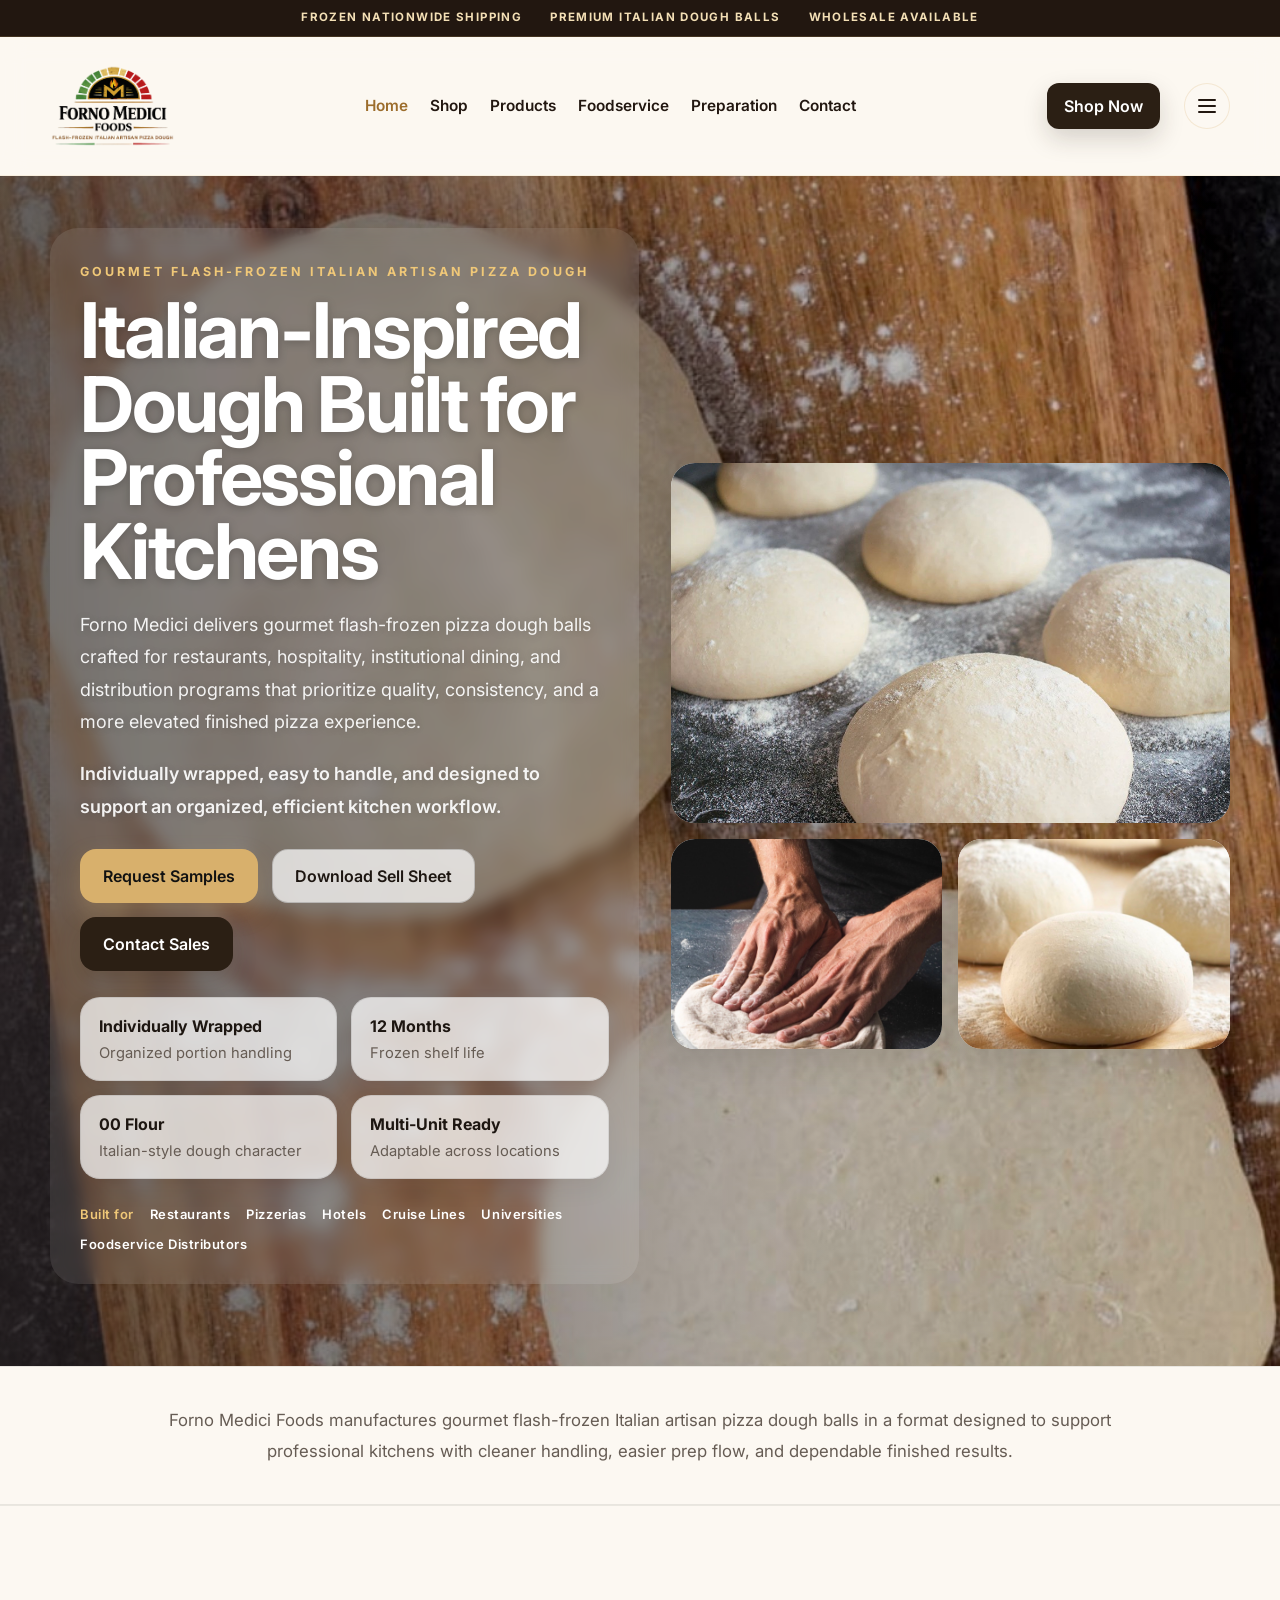
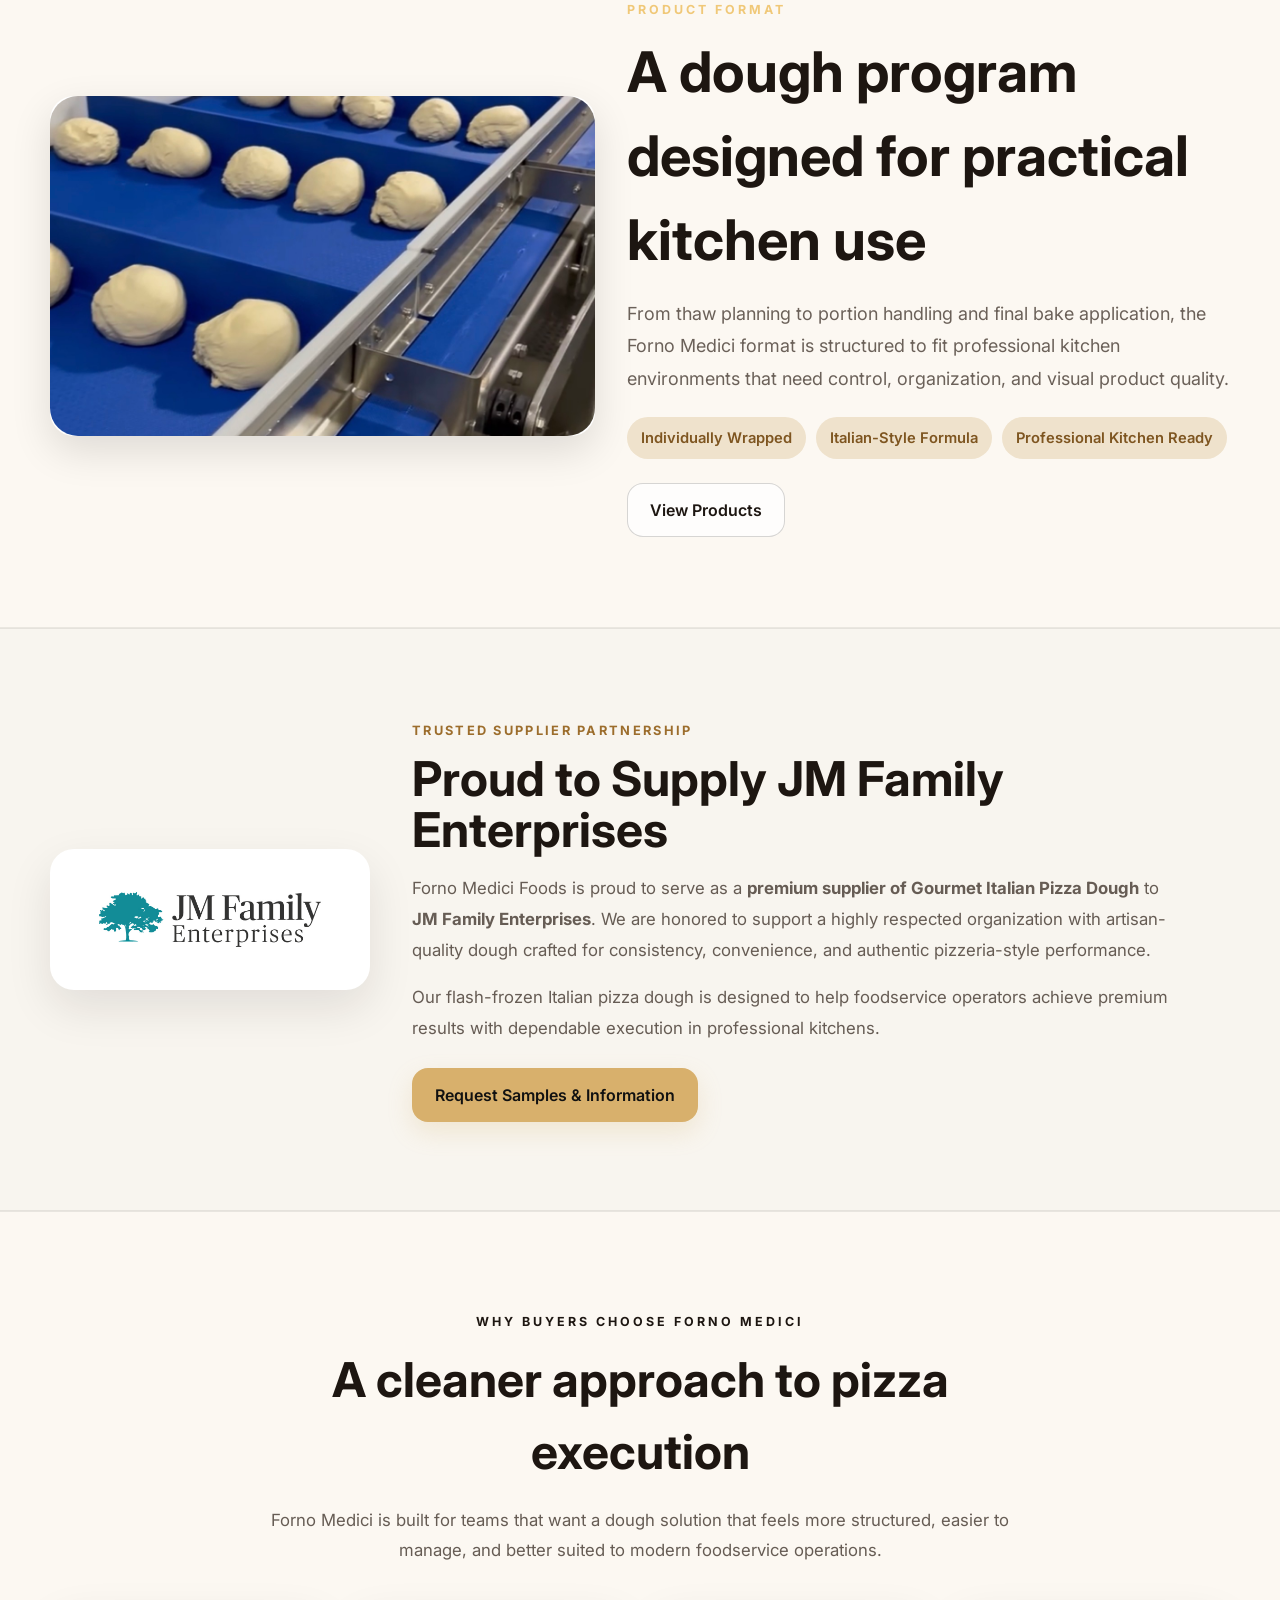
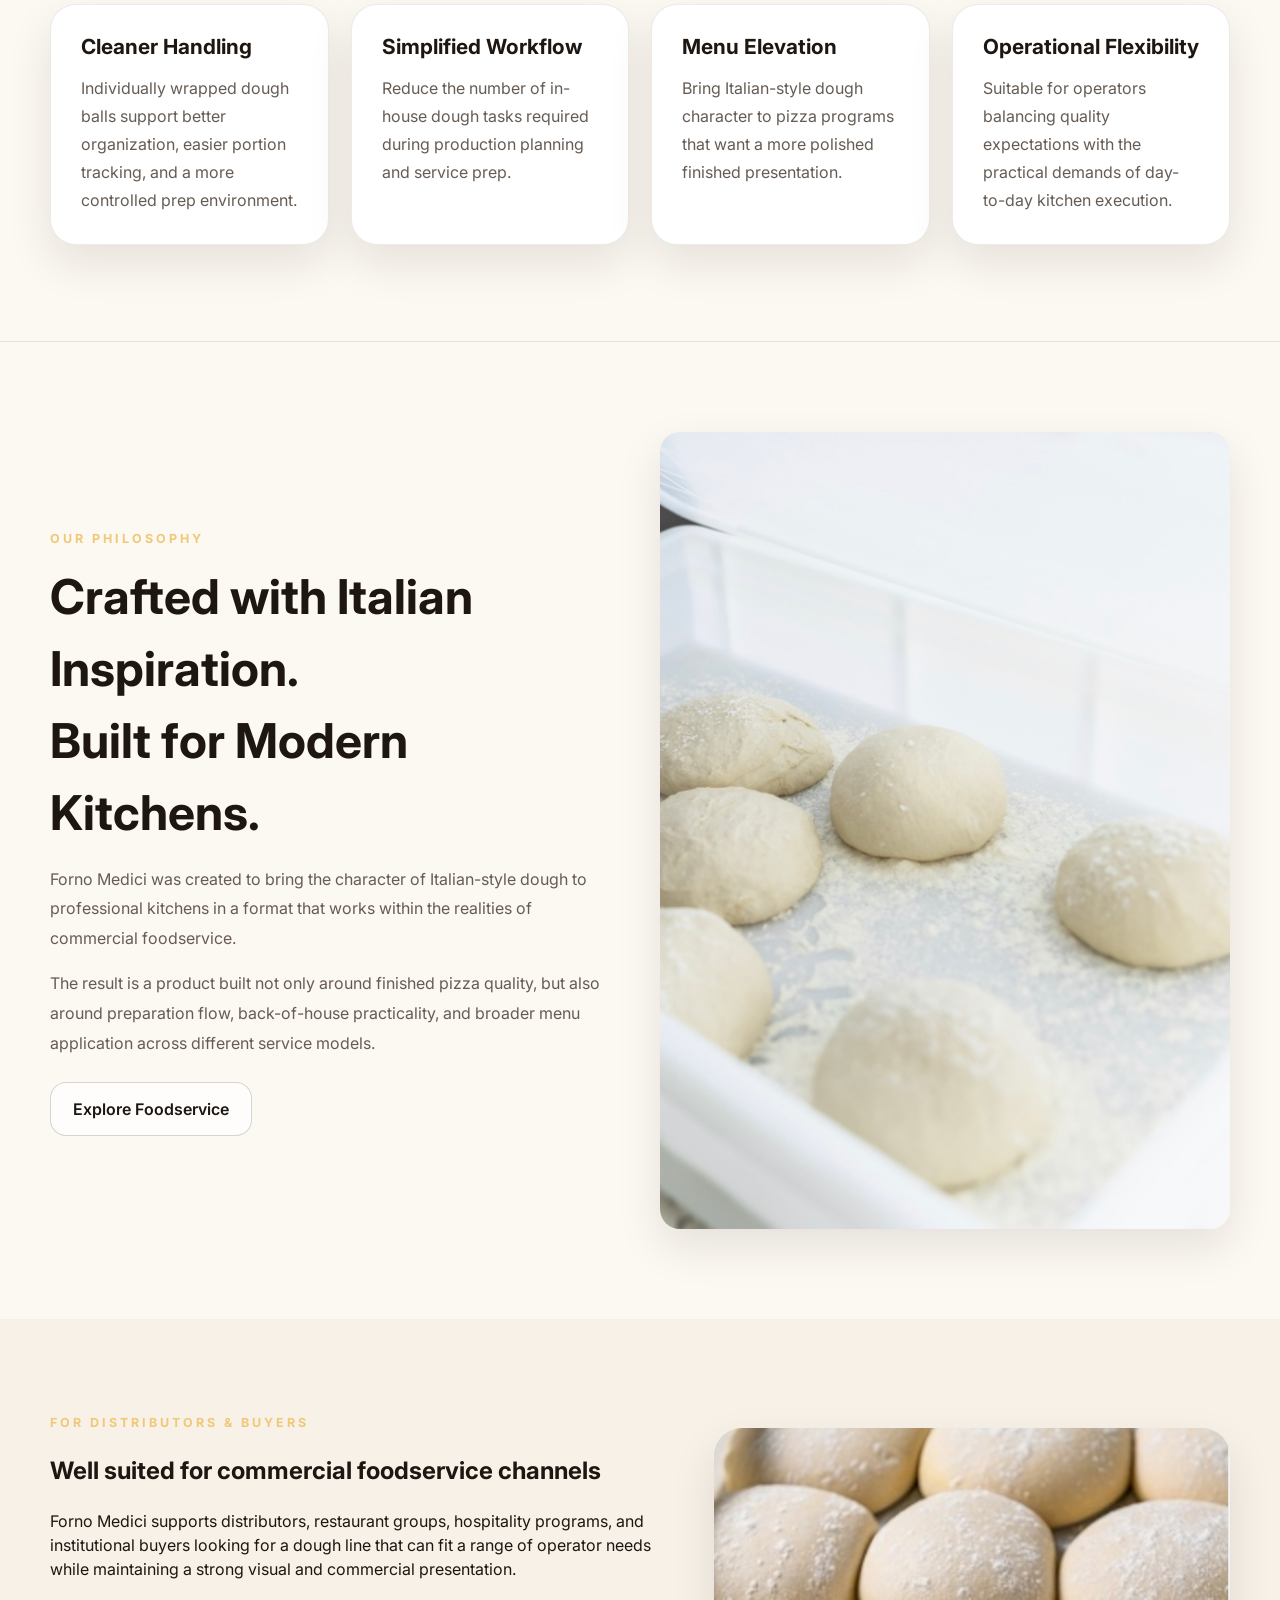
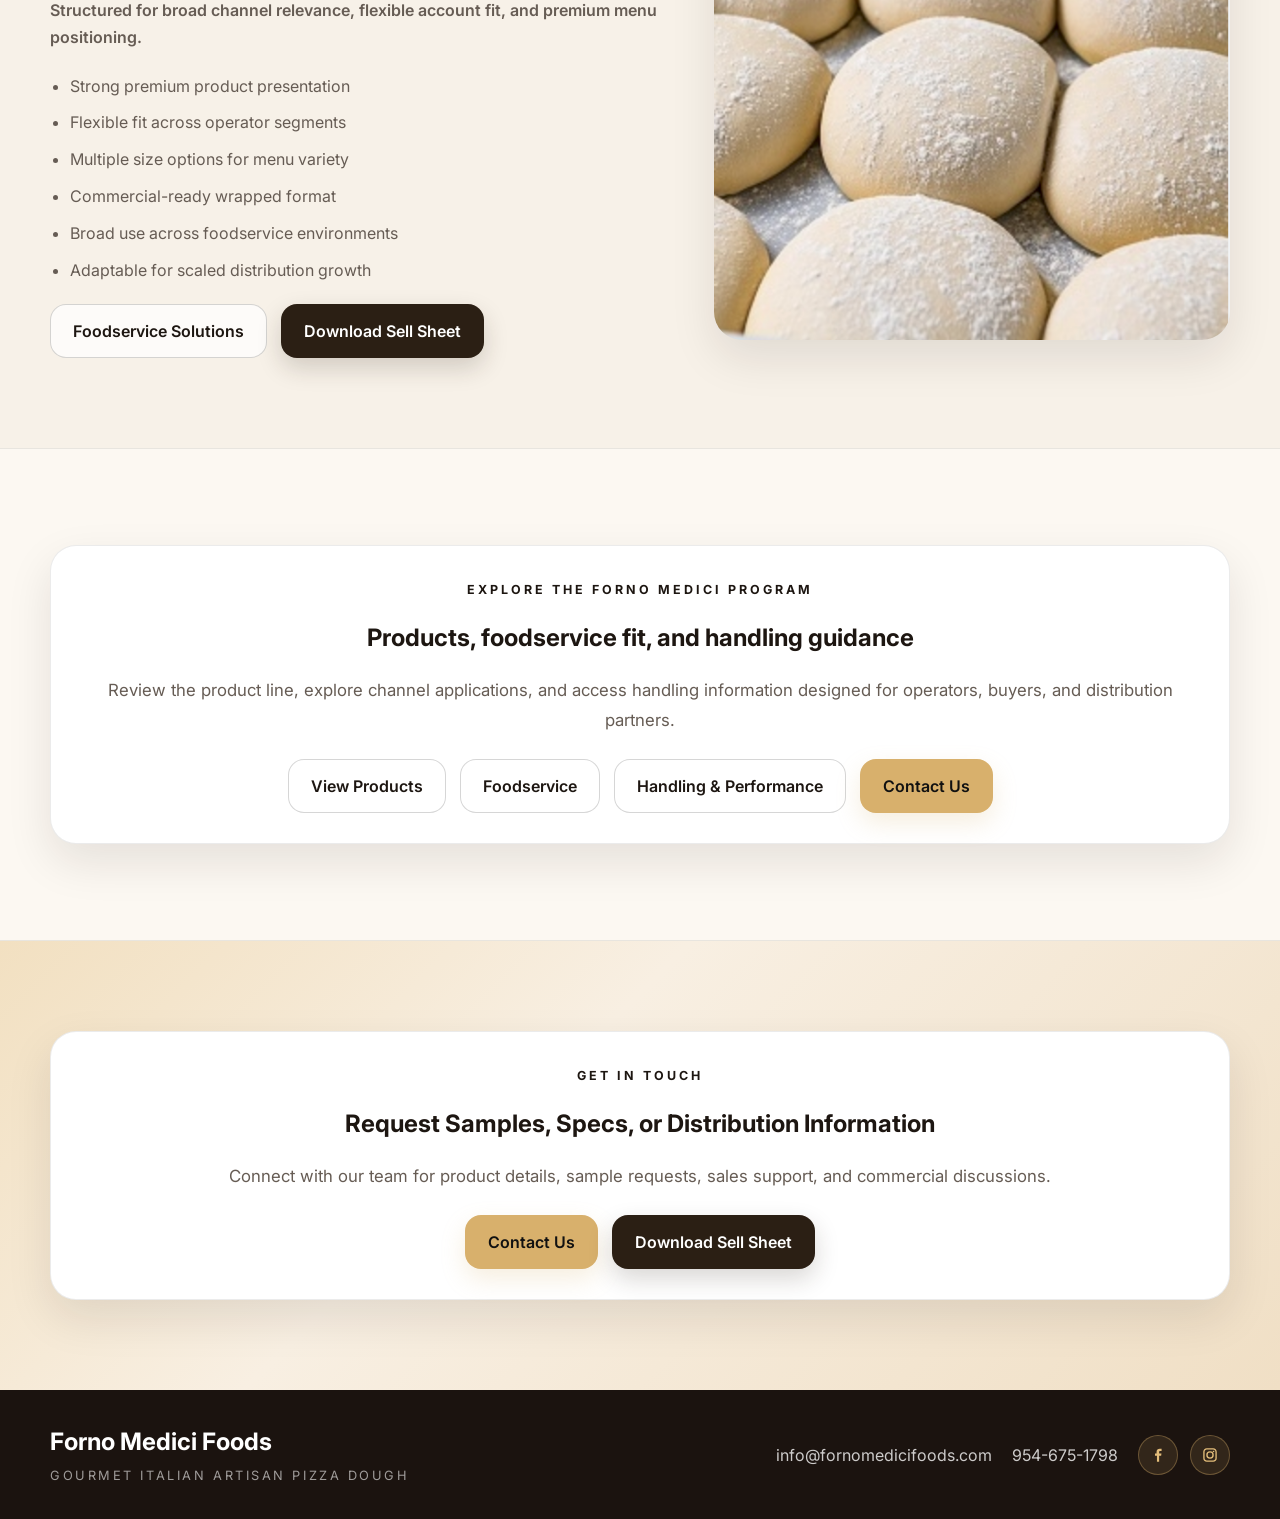
<file: index.html>
<!doctype html>
<html lang="en">
<head>
  <meta charset="UTF-8" />
  <meta name="viewport" content="width=device-width, initial-scale=1.0" />

  <title>Forno Medici Foods | Gourmet Italian Artisan Pizza Dough Balls for Foodservice</title>

  <meta
    name="description"
    content="Forno Medici Foods offers gourmet flash-frozen Italian artisan pizza dough balls for restaurants, hotels, cruise lines, universities, and foodservice distributors. Individually wrapped, labor-saving, and built for consistent bake performance."
  />

  <link rel="canonical" href="https://www.fornomedicifoods.com/" />

  <meta property="og:title" content="Forno Medici Foods | Gourmet Italian Artisan Pizza Dough Balls for Foodservice" />
  <meta property="og:description" content="Gourmet flash-frozen Italian artisan pizza dough balls for restaurants, hotels, cruise lines, universities, and foodservice distributors." />
  <meta property="og:type" content="website" />
  <meta property="og:url" content="https://www.fornomedicifoods.com/" />
  <meta property="og:image" content="https://www.fornomedicifoods.com/IMG_1977.jpg" />

  <meta name="twitter:card" content="summary_large_image" />
  <meta name="twitter:title" content="Forno Medici Foods | Gourmet Italian Artisan Pizza Dough Balls for Foodservice" />
  <meta name="twitter:description" content="Gourmet flash-frozen Italian artisan pizza dough balls for restaurants, hotels, cruise lines, universities, and foodservice distributors." />
  <meta name="twitter:image" content="https://www.fornomedicifoods.com/IMG_1977.jpg" />

  <link rel="icon" href="/favicon.ico" sizes="any">
  <link rel="icon" type="image/png" sizes="32x32" href="/favicon-32x32.png">
  <link rel="apple-touch-icon" href="/apple-touch-icon.png">

  <link rel="preconnect" href="https://fonts.googleapis.com">
  <link rel="preconnect" href="https://fonts.gstatic.com" crossorigin>
  <link
    href="https://fonts.googleapis.com/css2?family=Inter:wght@400;500;600;700;800&display=swap"
    rel="stylesheet"
  >
  <link rel="stylesheet" href="styles.css" />
</head>
<body>
<div class="top-bar">
  <div class="container top-bar-inner">
    <span>Frozen Nationwide Shipping</span>
    <span>Premium Italian Dough Balls</span>
    <span>Wholesale Available</span>
  </div>
</div>

<header class="site-header">
  <div class="container nav-wrap nav-simple">
    <a href="index.html" class="brand brand-left">
      <img src="Forno-Medici-NewLogo.png" alt="Forno Medici Foods Logo" class="brand-logo-large" />
    </a>

    <nav class="nav-links desktop-nav" aria-label="Primary navigation">
      <a href="index.html" class="active">Home</a>
      <a href="shop.html">Shop</a>
      <a href="products.html">Products</a>
      <a href="foodservice.html">Foodservice</a>
      <a href="handling-performance.html">Preparation</a>
      <a href="contact.html">Contact</a>
    </nav>

    <a class="btn btn-dark btn-small nav-cta desktop-cta" href="shop.html">Shop Now</a>

    <button
      class="mobile-menu-toggle"
      type="button"
      aria-label="Open menu"
      aria-expanded="false"
      aria-controls="mobile-menu"
    >
      <span></span>
      <span></span>
      <span></span>
    </button>
  </div>

  <div class="mobile-menu" id="mobile-menu">
    <nav class="mobile-menu-links" aria-label="Mobile navigation">
      <a href="index.html" class="active">Home</a>
      <a href="shop.html">Shop</a>
      <a href="products.html">Products</a>
      <a href="foodservice.html">Foodservice</a>
      <a href="handling-performance.html">Preparation</a>
      <a href="contact.html">Contact</a>
      <a class="btn btn-dark mobile-cta" href="shop.html">Shop Now</a>
    </nav>
  </div>
</header>

  <main id="top">
    <section class="hero">
      <div class="hero-bg-wrap">
        <img src="IMG_1977.jpg" class="hero-bg" alt="Flash-frozen Italian artisan pizza dough balls on wooden board" />
        <div class="hero-overlay"></div>
      </div>

      <div class="container hero-grid luxury-hero">
        <div class="hero-copy">
          <div class="eyebrow accent">Gourmet Flash-Frozen Italian Artisan Pizza Dough</div>
          <h1>Italian-Inspired Dough Built for Professional Kitchens</h1>
          <p>
            Forno Medici delivers gourmet flash-frozen pizza dough balls crafted for restaurants,
            hospitality, institutional dining, and distribution programs that prioritize quality,
            consistency, and a more elevated finished pizza experience.
          </p>

          <p class="hero-support">
            Individually wrapped, easy to handle, and designed to support an organized, efficient kitchen workflow.
          </p>

          <div class="hero-actions">
            <a href="contact.html" class="btn btn-gold">Request Samples</a>
            <a href="Forno-Medici-Sell-Sheet.pdf" class="btn btn-outline-dark" target="_blank">Download Sell Sheet</a>
            <a href="contact.html" class="btn btn-dark">Contact Sales</a>
          </div>

          <div class="hero-stats">
            <div class="stat-card">
              <strong>Individually Wrapped</strong>
              <span>Organized portion handling</span>
            </div>
            <div class="stat-card">
              <strong>12 Months</strong>
              <span>Frozen shelf life</span>
            </div>
            <div class="stat-card">
              <strong>00 Flour</strong>
              <span>Italian-style dough character</span>
            </div>
            <div class="stat-card">
              <strong>Multi-Unit Ready</strong>
              <span>Adaptable across locations</span>
            </div>
          </div>

          <div class="trust-strip">
            <span>Built for</span>
            <span>Restaurants</span>
            <span>Pizzerias</span>
            <span>Hotels</span>
            <span>Cruise Lines</span>
            <span>Universities</span>
            <span>Foodservice Distributors</span>
          </div>
        </div>

        <div class="hero-side-stack">
          <div class="photo-card side-tall">
            <img src="IMG_1976.jpg" alt="Closeup of individually portioned Forno Medici pizza dough balls" />
          </div>
          <div class="hero-side-bottom">
            <div class="photo-card side-small">
              <img src="stretch.jpg" alt="Stretching pizza dough for foodservice preparation" />
            </div>
            <div class="photo-card side-small">
              <img src="pizza-finished.jpg" alt="Finished pizza made with Forno Medici flash-frozen dough balls" />
            </div>
          </div>
        </div>
      </div>
    </section>

    <section class="section light-section" style="padding:38px 0;">
      <div class="container">
        <p class="lead" style="max-width:980px; margin:0 auto; text-align:center;">
          Forno Medici Foods manufactures gourmet flash-frozen Italian artisan pizza dough balls in a format designed to support professional kitchens with cleaner handling, easier prep flow, and dependable finished results.
        </p>
      </div>
    </section>

    <section class="section dough-feature-strip">
      <div class="container dough-feature-grid">
        <div class="photo-card dough-feature-image video-card">
          <video
            class="feature-video"
            autoplay
            muted
            loop
            playsinline
            preload="metadata"
            poster="dough-production-line.jpg"
          >
            <source src="IMG_1321.mp4" type="video/mp4">
            Your browser does not support the video tag.
          </video>
        </div>

        <div class="dough-feature-copy">
          <span class="eyebrow accent">Product Format</span>
          <h2>A dough program designed for practical kitchen use</h2>
          <p>
            From thaw planning to portion handling and final bake application,
            the Forno Medici format is structured to fit professional kitchen environments
            that need control, organization, and visual product quality.
          </p>

          <div class="tag-row">
            <span>Individually Wrapped</span>
            <span>Italian-Style Formula</span>
            <span>Professional Kitchen Ready</span>
          </div>

          <div class="hero-actions" style="margin-top:24px;">
            <a href="products.html" class="btn btn-outline-dark">View Products</a>
          </div>
        </div>
      </div>
    </section>

    <section class="section partner-highlight">
      <div class="container">
        <div class="partner-highlight__inner">
          <div class="partner-highlight__logo">
            <img src="jm-family-enterprises-logo.jpg" alt="JM Family Enterprises logo" />
          </div>

          <div class="partner-highlight__content">
            <span class="partner-highlight__eyebrow">Trusted Supplier Partnership</span>
            <h2>Proud to Supply JM Family Enterprises</h2>
            <p>
              Forno Medici Foods is proud to serve as a
              <strong>premium supplier of Gourmet Italian Pizza Dough</strong>
              to <strong>JM Family Enterprises</strong>. We are honored to support
              a highly respected organization with artisan-quality dough crafted
              for consistency, convenience, and authentic pizzeria-style performance.
            </p>
            <p>
              Our flash-frozen Italian pizza dough is designed to help foodservice
              operators achieve premium results with dependable execution in
              professional kitchens.
            </p>

            <div class="partner-highlight__actions">
              <a href="contact.html" class="btn btn-gold">Request Samples &amp; Information</a>
            </div>
          </div>
        </div>
      </div>
    </section>

    <section class="section light-section">
      <div class="container">
        <div class="section-heading center">
          <div class="eyebrow">Why Buyers Choose Forno Medici</div>
          <h2>A cleaner approach to pizza execution</h2>
          <p>
            Forno Medici is built for teams that want a dough solution that feels more structured,
            easier to manage, and better suited to modern foodservice operations.
          </p>
        </div>

        <div class="switch-grid">
          <article class="card">
            <h3>Cleaner Handling</h3>
            <p>
              Individually wrapped dough balls support better organization, easier portion tracking,
              and a more controlled prep environment.
            </p>
          </article>

          <article class="card">
            <h3>Simplified Workflow</h3>
            <p>
              Reduce the number of in-house dough tasks required during production planning and service prep.
            </p>
          </article>

          <article class="card">
            <h3>Menu Elevation</h3>
            <p>
              Bring Italian-style dough character to pizza programs that want a more polished finished presentation.
            </p>
          </article>

          <article class="card">
            <h3>Operational Flexibility</h3>
            <p>
              Suitable for operators balancing quality expectations with the practical demands of day-to-day kitchen execution.
            </p>
          </article>
        </div>
      </div>
    </section>

    <section class="section brand-story">
      <div class="container story-grid">
        <div class="story-text">
          <span class="eyebrow accent">Our Philosophy</span>
          <h2>Crafted with Italian Inspiration.<br>Built for Modern Kitchens.</h2>
          <p>
            Forno Medici was created to bring the character of Italian-style dough to professional kitchens
            in a format that works within the realities of commercial foodservice.
          </p>
          <p>
            The result is a product built not only around finished pizza quality, but also around preparation flow,
            back-of-house practicality, and broader menu application across different service models.
          </p>

          <div class="hero-actions" style="margin-top:24px;">
            <a href="foodservice.html" class="btn btn-outline-dark">Explore Foodservice</a>
          </div>
        </div>

        <div class="story-images">
          <img src="hero.jpg" alt="Italian artisan pizza dough balls closeup" />
        </div>
      </div>
    </section>

    <section class="section distributor-section">
      <div class="container distributor-grid">
        <div>
          <span class="eyebrow accent">For Distributors &amp; Buyers</span>
          <h2>Well suited for commercial foodservice channels</h2>
          <p>
            Forno Medici supports distributors, restaurant groups, hospitality programs,
            and institutional buyers looking for a dough line that can fit a range of operator needs
            while maintaining a strong visual and commercial presentation.
          </p>

          <p class="distributor-subline">
            Structured for broad channel relevance, flexible account fit, and premium menu positioning.
          </p>

          <ul class="benefits">
            <li>Strong premium product presentation</li>
            <li>Flexible fit across operator segments</li>
            <li>Multiple size options for menu variety</li>
            <li>Commercial-ready wrapped format</li>
            <li>Broad use across foodservice environments</li>
            <li>Adaptable for scaled distribution growth</li>
          </ul>

          <div class="button-row">
            <a href="foodservice.html" class="btn btn-outline-dark">Foodservice Solutions</a>
            <a href="Forno-Medici-Sell-Sheet.pdf" class="btn btn-dark" target="_blank">Download Sell Sheet</a>
          </div>
        </div>

        <img src="Dough ball image 3.png" class="photo-card" alt="Individually portioned pizza dough balls for foodservice distribution" />
      </div>
    </section>

    <section class="section light-section">
      <div class="container">
        <div class="card" style="text-align:center;">
          <div class="eyebrow">Explore the Forno Medici Program</div>
          <h2>Products, foodservice fit, and handling guidance</h2>
          <p class="lead">
            Review the product line, explore channel applications, and access handling information
            designed for operators, buyers, and distribution partners.
          </p>
          <div class="hero-actions" style="justify-content:center; margin-top:24px;">
            <a href="products.html" class="btn btn-outline-dark">View Products</a>
            <a href="foodservice.html" class="btn btn-outline-dark">Foodservice</a>
            <a href="handling-performance.html" class="btn btn-outline-dark">Handling &amp; Performance</a>
            <a href="contact.html" class="btn btn-gold">Contact Us</a>
          </div>
        </div>
      </div>
    </section>

    <section class="section contact-section">
      <div class="container">
        <div class="card" style="text-align:center;">
          <div class="eyebrow">Get In Touch</div>
          <h2>Request Samples, Specs, or Distribution Information</h2>
          <p class="lead">
            Connect with our team for product details, sample requests, sales support,
            and commercial discussions.
          </p>
          <div class="hero-actions" style="justify-content:center; margin-top:24px;">
            <a href="contact.html" class="btn btn-gold">Contact Us</a>
            <a href="Forno-Medici-Sell-Sheet.pdf" class="btn btn-dark" target="_blank">Download Sell Sheet</a>
          </div>
        </div>
      </div>
    </section>
  </main>

  <footer class="site-footer">
    <div class="container footer-wrap">
      <div>
        <div class="footer-title">Forno Medici Foods</div>
        <div class="footer-sub">Gourmet Italian Artisan Pizza Dough</div>
      </div>

      <div class="footer-links">
        <a href="mailto:info@fornomedicifoods.com">info@fornomedicifoods.com</a>
        <a href="tel:9546751798">954-675-1798</a>

        <div class="social-icons">
          <a
            href="https://www.facebook.com/profile.php?id=61581588673922"
            target="_blank"
            rel="noopener noreferrer"
            aria-label="Facebook"
            class="social-icon"
          >
            <svg viewBox="0 0 24 24" aria-hidden="true">
              <path d="M13.5 21v-8h2.7l.4-3h-3.1V8.1c0-.9.3-1.6 1.6-1.6h1.7V3.8c-.3 0-1.3-.1-2.5-.1-2.5 0-4.2 1.5-4.2 4.4V10H8v3h2.6v8h2.9z"/>
            </svg>
          </a>

          <a
            href="https://www.instagram.com/fornomedici/"
            target="_blank"
            rel="noopener noreferrer"
            aria-label="Instagram"
            class="social-icon"
          >
            <svg viewBox="0 0 24 24" aria-hidden="true">
              <path d="M7.8 3h8.4C18.9 3 21 5.1 21 7.8v8.4c0 2.7-2.1 4.8-4.8 4.8H7.8C5.1 21 3 18.9 3 16.2V7.8C3 5.1 5.1 3 7.8 3zm0 1.8C6.1 4.8 4.8 6.1 4.8 7.8v8.4c0 1.7 1.3 3 3 3h8.4c1.7 0 3-1.3 3-3V7.8c0-1.7-1.3-3-3-3H7.8zm8.9 1.4a1.1 1.1 0 1 1 0 2.2 1.1 1.1 0 0 1 0-2.2zM12 7a5 5 0 1 1 0 10 5 5 0 0 1 0-10zm0 1.8A3.2 3.2 0 1 0 12 15.2 3.2 3.2 0 0 0 12 8.8z"/>
            </svg>
          </a>
        </div>
      </div>
    </div>
  </footer>

  <script src="script.js"></script>
</body>
</html>
</file>
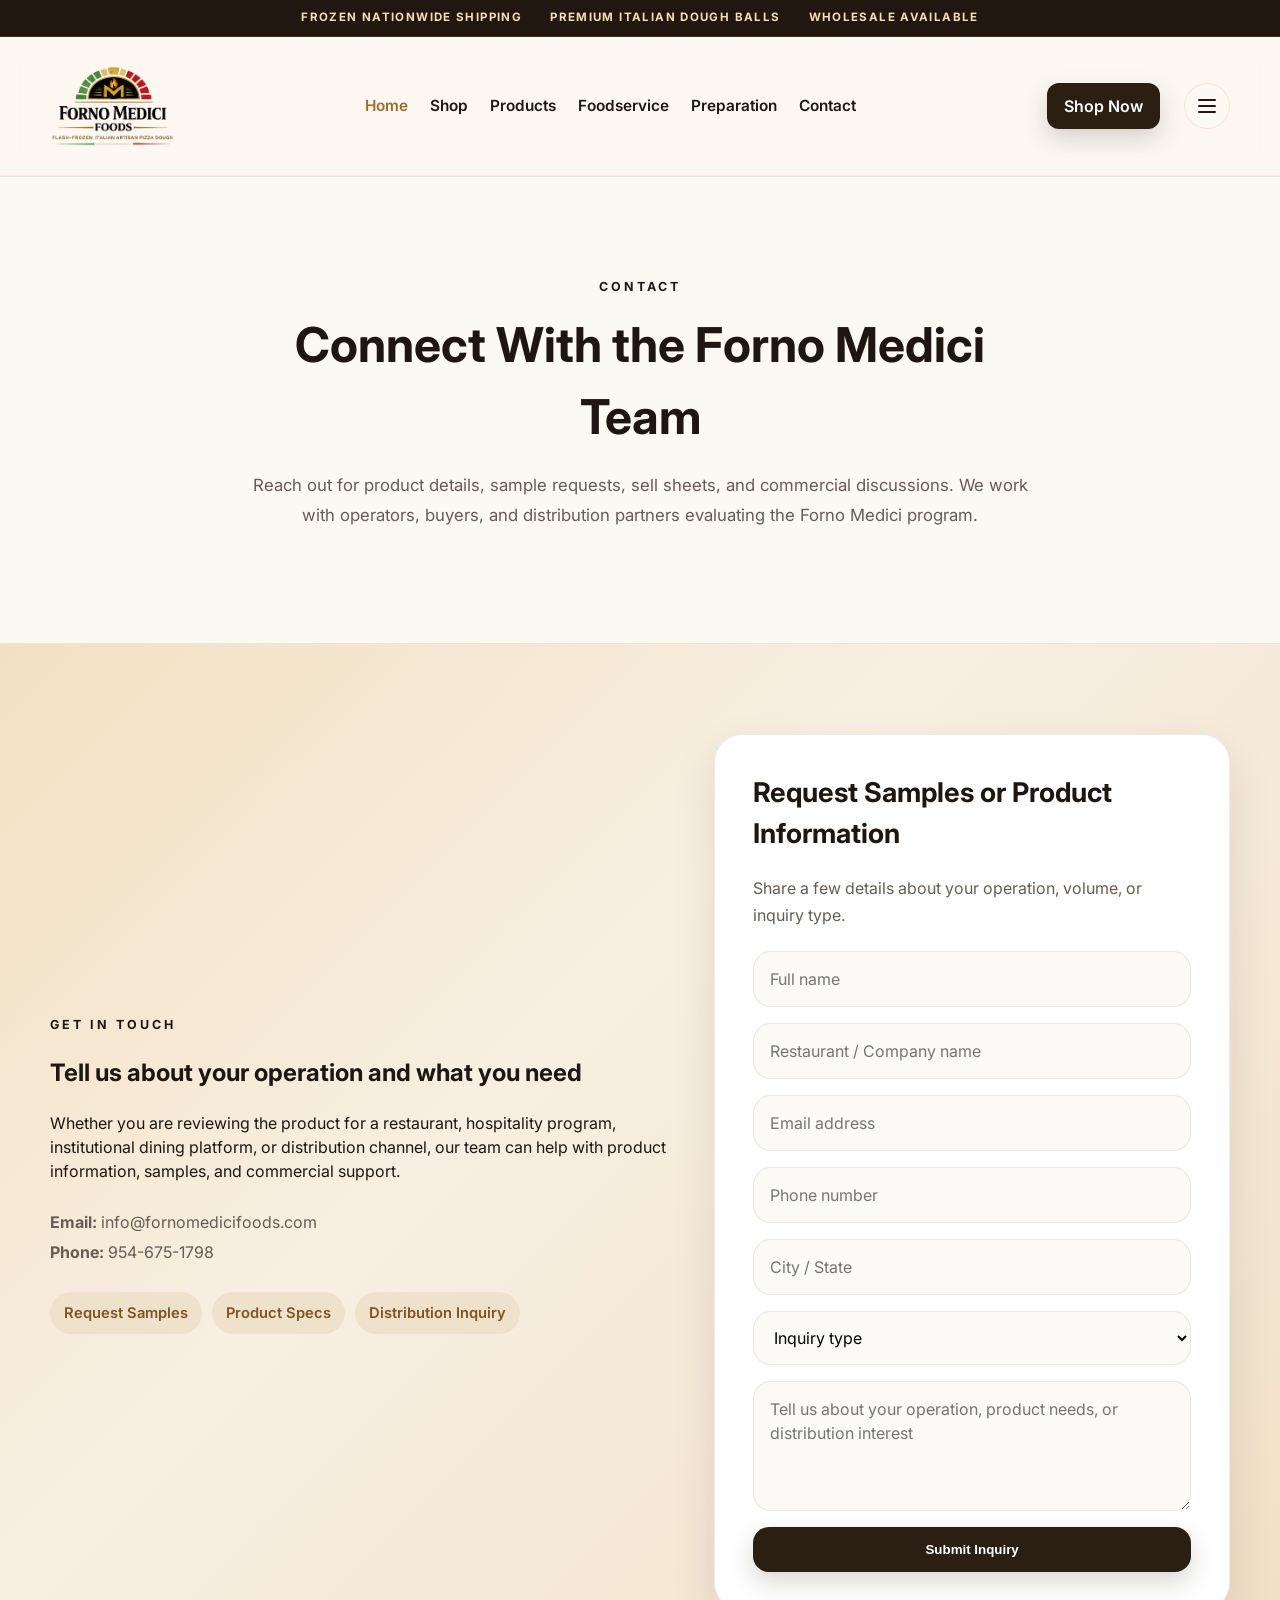
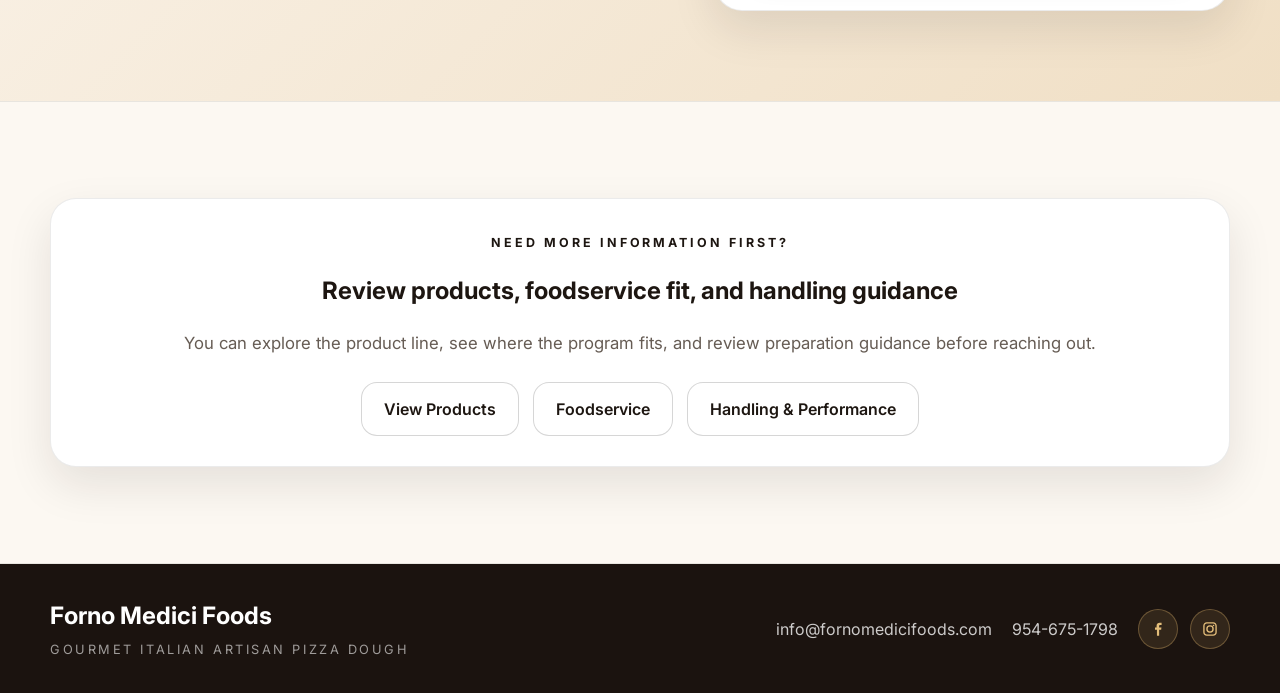
<file: contact.html>
<!doctype html>
<html lang="en">
<head>
  <meta charset="UTF-8" />
  <meta name="viewport" content="width=device-width, initial-scale=1.0" />

  <title>Contact | Forno Medici Foods</title>

  <meta
    name="description"
    content="Contact Forno Medici Foods to request samples, product specifications, distribution information, and foodservice sales support."
  />

  <link rel="canonical" href="https://www.fornomedicifoods.com/contact.html" />

  <meta property="og:title" content="Contact | Forno Medici Foods" />
  <meta property="og:description" content="Request samples, specs, or distribution information from Forno Medici Foods." />
  <meta property="og:type" content="website" />
  <meta property="og:url" content="https://www.fornomedicifoods.com/contact.html" />
  <meta property="og:image" content="https://www.fornomedicifoods.com/IMG_1977.jpg" />

  <meta name="twitter:card" content="summary_large_image" />
  <meta name="twitter:title" content="Contact | Forno Medici Foods" />
  <meta name="twitter:description" content="Request samples, specs, or distribution information from Forno Medici Foods." />
  <meta name="twitter:image" content="https://www.fornomedicifoods.com/IMG_1977.jpg" />

  <link rel="icon" href="/favicon.ico" sizes="any">
  <link rel="icon" type="image/png" sizes="32x32" href="/favicon-32x32.png">
  <link rel="apple-touch-icon" href="/apple-touch-icon.png">

  <link rel="preconnect" href="https://fonts.googleapis.com">
  <link rel="preconnect" href="https://fonts.gstatic.com" crossorigin>
  <link
    href="https://fonts.googleapis.com/css2?family=Inter:wght@400;500;600;700;800&display=swap"
    rel="stylesheet"
  >
  <link rel="stylesheet" href="styles.css" />
</head>
<body>
  <div class="top-bar">
  <div class="container top-bar-inner">
    <span>Frozen Nationwide Shipping</span>
    <span>Premium Italian Dough Balls</span>
    <span>Wholesale Available</span>
  </div>
</div>
<header class="site-header">
  <div class="container nav-wrap nav-simple">
    <a href="index.html" class="brand brand-left">
      <img src="Forno-Medici-NewLogo.png" alt="Forno Medici Foods Logo" class="brand-logo-large" />
    </a>

    <nav class="nav-links desktop-nav" aria-label="Primary navigation">
      <a href="index.html" class="active">Home</a>
      <a href="shop.html">Shop</a>
      <a href="products.html">Products</a>
      <a href="foodservice.html">Foodservice</a>
      <a href="handling-performance.html">Preparation</a>
      <a href="contact.html">Contact</a>
    </nav>

    <a class="btn btn-dark btn-small nav-cta desktop-cta" href="shop.html">Shop Now</a>

    <button
      class="mobile-menu-toggle"
      type="button"
      aria-label="Open menu"
      aria-expanded="false"
      aria-controls="mobile-menu"
    >
      <span></span>
      <span></span>
      <span></span>
    </button>
  </div>

  <div class="mobile-menu" id="mobile-menu">
    <nav class="mobile-menu-links" aria-label="Mobile navigation">
      <a href="index.html" class="active">Home</a>
      <a href="shop.html">Shop</a>
      <a href="products.html">Products</a>
      <a href="foodservice.html">Foodservice</a>
      <a href="handling-performance.html">Preparation</a>
      <a href="contact.html">Contact</a>
      <a class="btn btn-dark mobile-cta" href="shop.html">Shop Now</a>
    </nav>
  </div>
</header>

  <main>
    <section class="section light-section">
      <div class="container section-heading center">
        <div class="eyebrow">Contact</div>
        <h1>Connect With the Forno Medici Team</h1>
        <p>
          Reach out for product details, sample requests, sell sheets, and commercial discussions.
          We work with operators, buyers, and distribution partners evaluating the Forno Medici program.
        </p>
      </div>
    </section>

    <section class="section contact-section">
      <div class="container contact-layout">
        <div>
          <div class="eyebrow">Get In Touch</div>
          <h2>Tell us about your operation and what you need</h2>
          <p>
            Whether you are reviewing the product for a restaurant, hospitality program,
            institutional dining platform, or distribution channel, our team can help
            with product information, samples, and commercial support.
          </p>

          <ul class="contact-list">
            <li><strong>Email:</strong> info@fornomedicifoods.com</li>
            <li><strong>Phone:</strong> 954-675-1798</li>
          </ul>

          <div class="badge-row">
            <span class="badge-pill">Request Samples</span>
            <span class="badge-pill">Product Specs</span>
            <span class="badge-pill">Distribution Inquiry</span>
          </div>
        </div>

        <form class="contact-card" action="https://formspree.io/f/xojkwklw" method="POST">
          <input type="hidden" name="_next" value="https://www.fornomedicifoods.com/thank-you.html">

          <h3>Request Samples or Product Information</h3>
          <p class="form-helper">Share a few details about your operation, volume, or inquiry type.</p>

          <input type="text" name="name" placeholder="Full name" required>
          <input type="text" name="company" placeholder="Restaurant / Company name">
          <input type="email" name="email" placeholder="Email address" required>
          <input type="tel" name="phone" placeholder="Phone number">
          <input type="text" name="location" placeholder="City / State">

          <select name="inquiry_type">
            <option value="">Inquiry type</option>
            <option>Request Samples</option>
            <option>Product Specs</option>
            <option>Distribution Inquiry</option>
            <option>General Sales Inquiry</option>
          </select>

          <textarea name="message" placeholder="Tell us about your operation, product needs, or distribution interest"></textarea>
          <button class="btn btn-dark" type="submit">Submit Inquiry</button>
        </form>
      </div>
    </section>

    <section class="section light-section">
      <div class="container">
        <div class="card" style="text-align:center;">
          <div class="eyebrow">Need More Information First?</div>
          <h2>Review products, foodservice fit, and handling guidance</h2>
          <p class="lead">
            You can explore the product line, see where the program fits,
            and review preparation guidance before reaching out.
          </p>
          <div class="hero-actions" style="justify-content:center; margin-top:24px;">
            <a href="products.html" class="btn btn-outline-dark">View Products</a>
            <a href="foodservice.html" class="btn btn-outline-dark">Foodservice</a>
            <a href="handling-performance.html" class="btn btn-outline-dark">Handling &amp; Performance</a>
          </div>
        </div>
      </div>
    </section>
  </main>

<footer class="site-footer">
  <div class="container footer-wrap">
    <div>
      <div class="footer-title">Forno Medici Foods</div>
      <div class="footer-sub">Gourmet Italian Artisan Pizza Dough</div>
    </div>

    <div class="footer-links">
      <a href="mailto:info@fornomedicifoods.com">info@fornomedicifoods.com</a>
      <a href="tel:9546751798">954-675-1798</a>

      <div class="social-icons">
        <a
          href="https://www.facebook.com/profile.php?id=61581588673922"
          target="_blank"
          rel="noopener noreferrer"
          aria-label="Facebook"
          class="social-icon"
        >
          <svg viewBox="0 0 24 24" aria-hidden="true">
            <path d="M13.5 21v-8h2.7l.4-3h-3.1V8.1c0-.9.3-1.6 1.6-1.6h1.7V3.8c-.3 0-1.3-.1-2.5-.1-2.5 0-4.2 1.5-4.2 4.4V10H8v3h2.6v8h2.9z"/>
          </svg>
        </a>

        <a
          href="https://www.instagram.com/fornomedici/"
          target="_blank"
          rel="noopener noreferrer"
          aria-label="Instagram"
          class="social-icon"
        >
          <svg viewBox="0 0 24 24" aria-hidden="true">
            <path d="M7.8 3h8.4C18.9 3 21 5.1 21 7.8v8.4c0 2.7-2.1 4.8-4.8 4.8H7.8C5.1 21 3 18.9 3 16.2V7.8C3 5.1 5.1 3 7.8 3zm0 1.8C6.1 4.8 4.8 6.1 4.8 7.8v8.4c0 1.7 1.3 3 3 3h8.4c1.7 0 3-1.3 3-3V7.8c0-1.7-1.3-3-3-3H7.8zm8.9 1.4a1.1 1.1 0 1 1 0 2.2 1.1 1.1 0 0 1 0-2.2zM12 7a5 5 0 1 1 0 10 5 5 0 0 1 0-10zm0 1.8A3.2 3.2 0 1 0 12 15.2 3.2 3.2 0 0 0 12 8.8z"/>
          </svg>
        </a>
      </div>
    </div>
  </div>
</footer>

  <script src="script.js"></script>
</body>
</html>
</file>
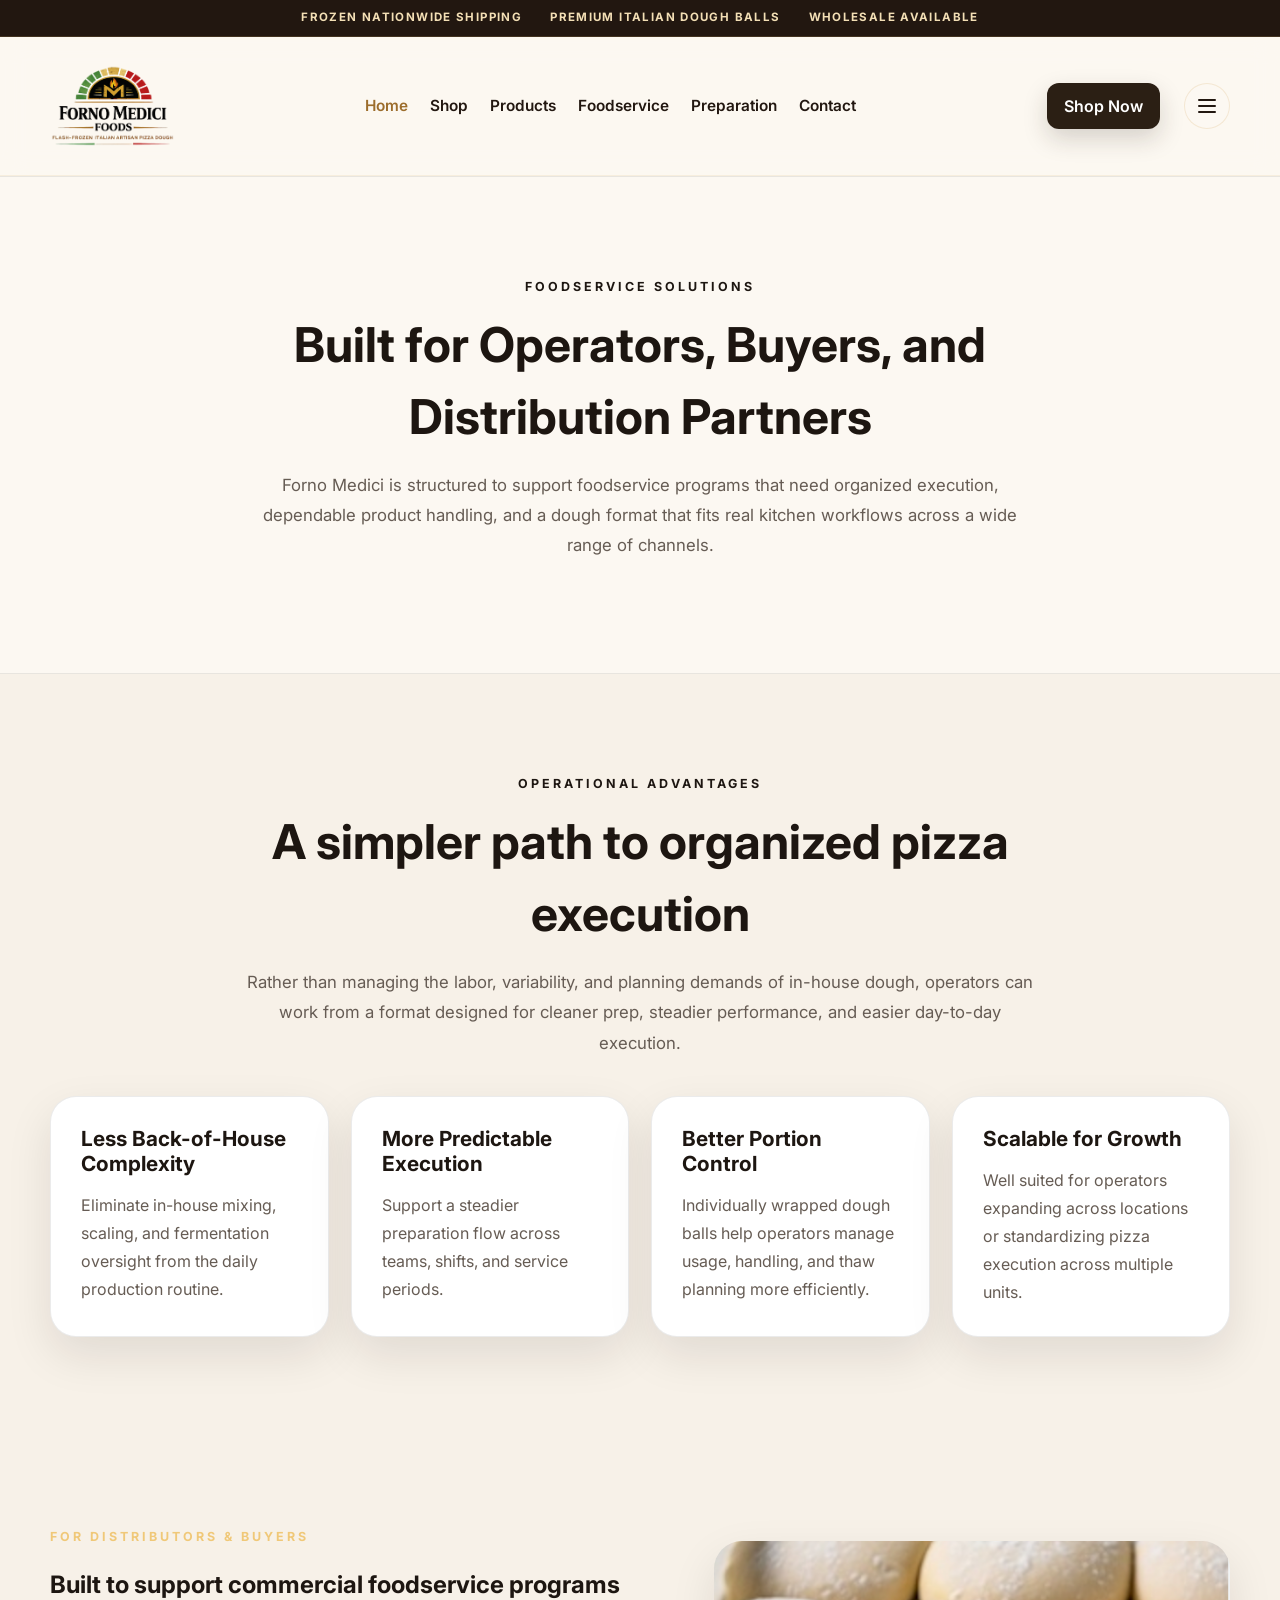
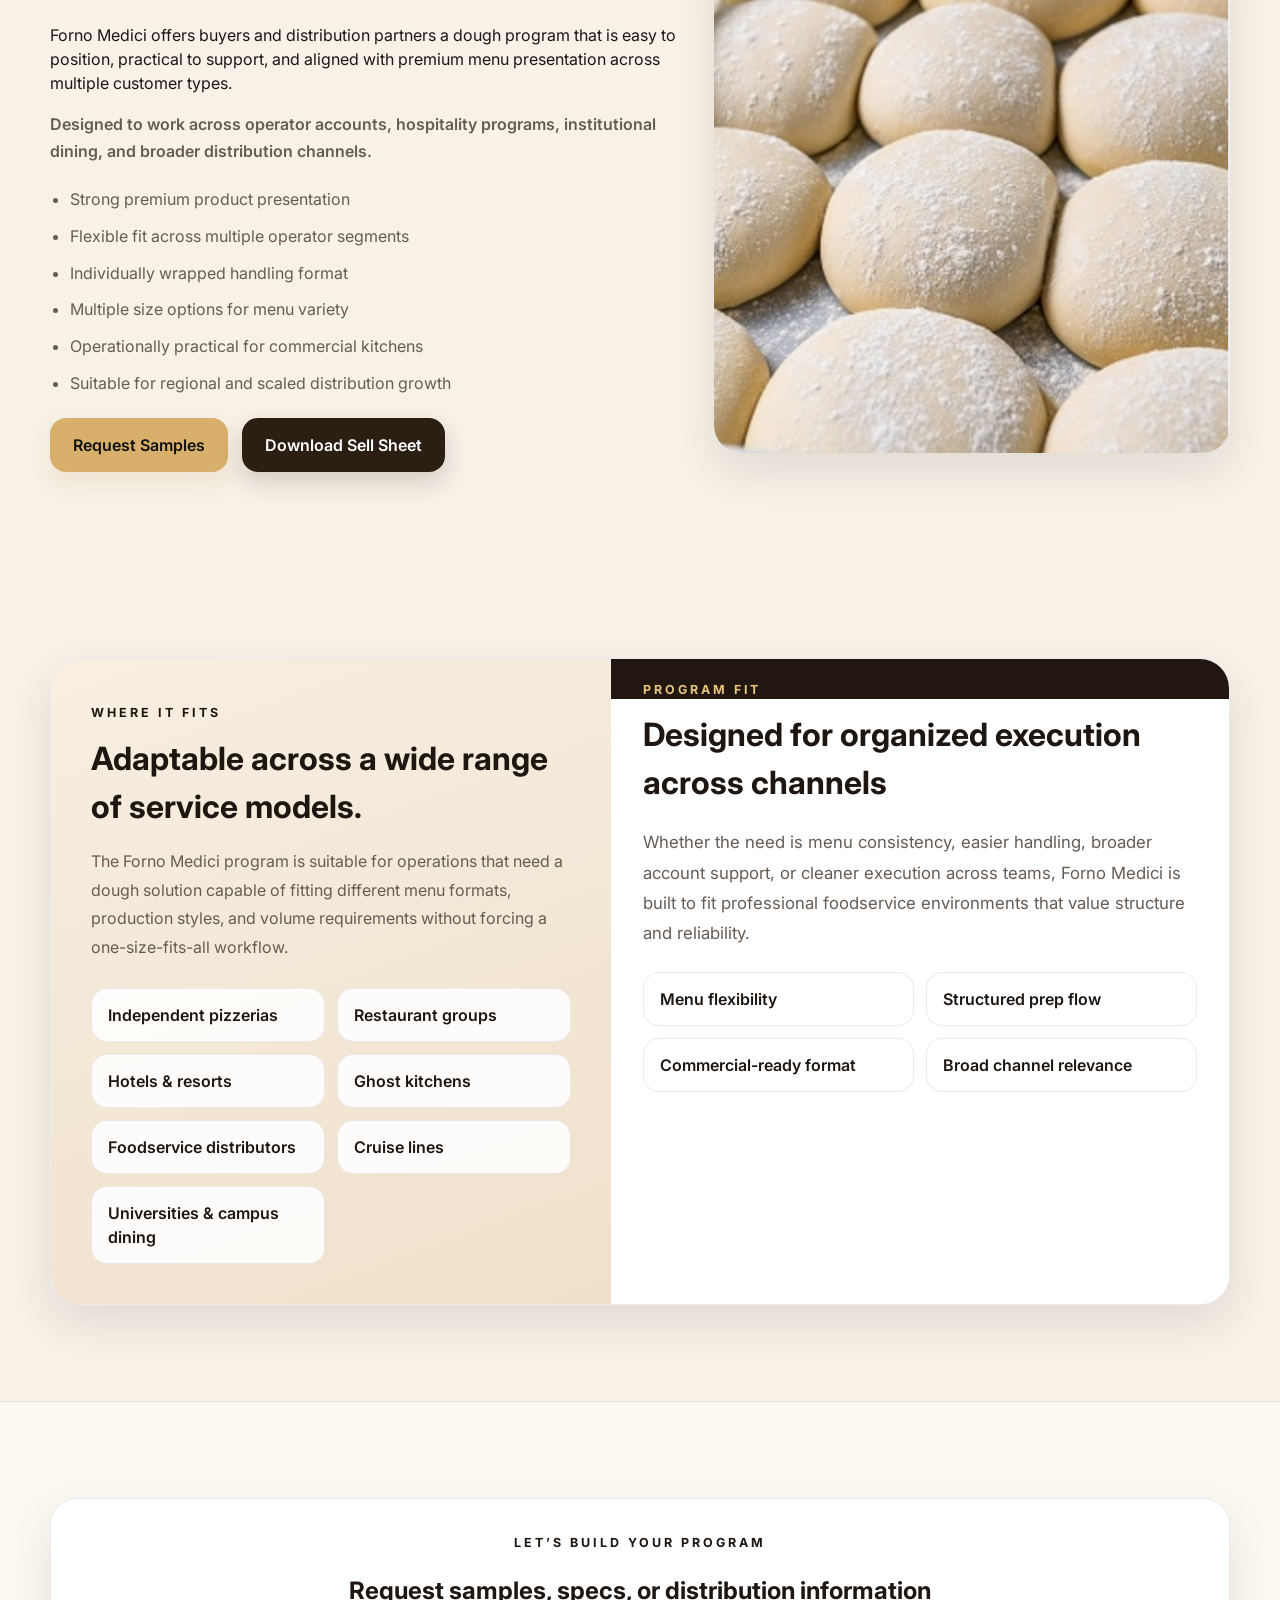
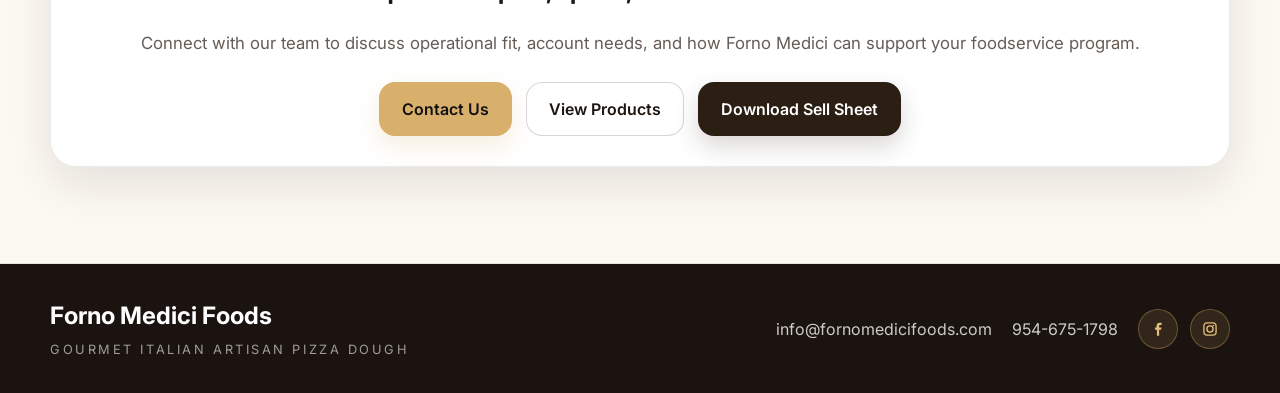
<file: foodservice.html>
<!doctype html>
<html lang="en">
<head>
  <meta charset="UTF-8" />
  <meta name="viewport" content="width=device-width, initial-scale=1.0" />

  <title>Foodservice Solutions | Forno Medici Foods</title>

  <meta
    name="description"
    content="Discover how Forno Medici Foods supports restaurants, hotels, cruise lines, universities, restaurant groups, and foodservice distributors with gourmet flash-frozen Italian pizza dough balls."
  />

  <link rel="canonical" href="https://www.fornomedicifoods.com/foodservice.html" />

  <meta property="og:title" content="Foodservice Solutions | Forno Medici Foods" />
  <meta property="og:description" content="Gourmet flash-frozen Italian artisan pizza dough balls built for foodservice operators, restaurant groups, and distribution partners." />
  <meta property="og:type" content="website" />
  <meta property="og:url" content="https://www.fornomedicifoods.com/foodservice.html" />
  <meta property="og:image" content="https://www.fornomedicifoods.com/IMG_1977.jpg" />

  <meta name="twitter:card" content="summary_large_image" />
  <meta name="twitter:title" content="Foodservice Solutions | Forno Medici Foods" />
  <meta name="twitter:description" content="Gourmet flash-frozen Italian artisan pizza dough balls built for foodservice operators, restaurant groups, and distribution partners." />
  <meta name="twitter:image" content="https://www.fornomedicifoods.com/IMG_1977.jpg" />

  <link rel="icon" href="/favicon.ico" sizes="any">
  <link rel="icon" type="image/png" sizes="32x32" href="/favicon-32x32.png">
  <link rel="apple-touch-icon" href="/apple-touch-icon.png">

  <link rel="preconnect" href="https://fonts.googleapis.com">
  <link rel="preconnect" href="https://fonts.gstatic.com" crossorigin>
  <link
    href="https://fonts.googleapis.com/css2?family=Inter:wght@400;500;600;700;800&display=swap"
    rel="stylesheet"
  >
  <link rel="stylesheet" href="styles.css" />
</head>
<body>
  <div class="top-bar">
  <div class="container top-bar-inner">
    <span>Frozen Nationwide Shipping</span>
    <span>Premium Italian Dough Balls</span>
    <span>Wholesale Available</span>
  </div>
</div>
<header class="site-header">
  <div class="container nav-wrap nav-simple">
    <a href="index.html" class="brand brand-left">
      <img src="Forno-Medici-NewLogo.png" alt="Forno Medici Foods Logo" class="brand-logo-large" />
    </a>

    <nav class="nav-links desktop-nav" aria-label="Primary navigation">
      <a href="index.html" class="active">Home</a>
      <a href="shop.html">Shop</a>
      <a href="products.html">Products</a>
      <a href="foodservice.html">Foodservice</a>
      <a href="handling-performance.html">Preparation</a>
      <a href="contact.html">Contact</a>
    </nav>

    <a class="btn btn-dark btn-small nav-cta desktop-cta" href="shop.html">Shop Now</a>

    <button
      class="mobile-menu-toggle"
      type="button"
      aria-label="Open menu"
      aria-expanded="false"
      aria-controls="mobile-menu"
    >
      <span></span>
      <span></span>
      <span></span>
    </button>
  </div>

  <div class="mobile-menu" id="mobile-menu">
    <nav class="mobile-menu-links" aria-label="Mobile navigation">
      <a href="index.html" class="active">Home</a>
      <a href="shop.html">Shop</a>
      <a href="products.html">Products</a>
      <a href="foodservice.html">Foodservice</a>
      <a href="handling-performance.html">Preparation</a>
      <a href="contact.html">Contact</a>
      <a class="btn btn-dark mobile-cta" href="shop.html">Shop Now</a>
    </nav>
  </div>
</header>

  <main>
    <section class="section light-section">
      <div class="container section-heading center">
        <div class="eyebrow">Foodservice Solutions</div>
        <h1>Built for Operators, Buyers, and Distribution Partners</h1>
        <p>
          Forno Medici is structured to support foodservice programs that need organized execution,
          dependable product handling, and a dough format that fits real kitchen workflows across a wide range of channels.
        </p>
      </div>
    </section>

    <section class="section">
      <div class="container">
        <div class="section-heading center">
          <div class="eyebrow">Operational Advantages</div>
          <h2>A simpler path to organized pizza execution</h2>
          <p>
            Rather than managing the labor, variability, and planning demands of in-house dough,
            operators can work from a format designed for cleaner prep, steadier performance, and easier day-to-day execution.
          </p>
        </div>

        <div class="switch-grid">
          <article class="card">
            <h3>Less Back-of-House Complexity</h3>
            <p>
              Eliminate in-house mixing, scaling, and fermentation oversight from the daily production routine.
            </p>
          </article>
          <article class="card">
            <h3>More Predictable Execution</h3>
            <p>
              Support a steadier preparation flow across teams, shifts, and service periods.
            </p>
          </article>
          <article class="card">
            <h3>Better Portion Control</h3>
            <p>
              Individually wrapped dough balls help operators manage usage, handling, and thaw planning more efficiently.
            </p>
          </article>
          <article class="card">
            <h3>Scalable for Growth</h3>
            <p>
              Well suited for operators expanding across locations or standardizing pizza execution across multiple units.
            </p>
          </article>
        </div>
      </div>
    </section>

    <section class="section distributor-section">
      <div class="container distributor-grid">
        <div>
          <span class="eyebrow accent">For Distributors &amp; Buyers</span>
          <h2>Built to support commercial foodservice programs</h2>
          <p>
            Forno Medici offers buyers and distribution partners a dough program that is easy to position,
            practical to support, and aligned with premium menu presentation across multiple customer types.
          </p>

          <p class="distributor-subline">
            Designed to work across operator accounts, hospitality programs, institutional dining, and broader distribution channels.
          </p>

          <ul class="benefits">
            <li>Strong premium product presentation</li>
            <li>Flexible fit across multiple operator segments</li>
            <li>Individually wrapped handling format</li>
            <li>Multiple size options for menu variety</li>
            <li>Operationally practical for commercial kitchens</li>
            <li>Suitable for regional and scaled distribution growth</li>
          </ul>

          <div class="button-row">
            <a href="contact.html" class="btn btn-gold">Request Samples</a>
            <a href="Forno-Medici-Sell-Sheet.pdf" class="btn btn-dark" target="_blank">Download Sell Sheet</a>
          </div>
        </div>

        <img src="Dough ball image 3.png" class="photo-card" alt="Individually portioned pizza dough balls for foodservice distribution" />
      </div>
    </section>

    <section class="section case-section">
      <div class="container two-panel">
        <div class="serve-panel">
          <div class="eyebrow">Where It Fits</div>
          <h2>Adaptable across a wide range of service models.</h2>
          <p>
            The Forno Medici program is suitable for operations that need a dough solution capable of fitting different menu formats,
            production styles, and volume requirements without forcing a one-size-fits-all workflow.
          </p>

          <div class="pill-grid">
            <span>Independent pizzerias</span>
            <span>Restaurant groups</span>
            <span>Hotels &amp; resorts</span>
            <span>Ghost kitchens</span>
            <span>Foodservice distributors</span>
            <span>Cruise lines</span>
            <span>Universities &amp; campus dining</span>
          </div>
        </div>

        <div class="case-panel">
          <div class="eyebrow eyebrow-light">Program Fit</div>
          <h2>Designed for organized execution across channels</h2>
          <div style="padding: 0 32px 32px;">
            <p class="lead" style="margin-top: 20px;">
              Whether the need is menu consistency, easier handling, broader account support, or cleaner execution across teams,
              Forno Medici is built to fit professional foodservice environments that value structure and reliability.
            </p>

            <div class="pill-grid" style="margin-top:24px;">
              <span>Menu flexibility</span>
              <span>Structured prep flow</span>
              <span>Commercial-ready format</span>
              <span>Broad channel relevance</span>
            </div>
          </div>
        </div>
      </div>
    </section>

    <section class="section light-section">
      <div class="container">
        <div class="card" style="text-align:center;">
          <div class="eyebrow">Let’s Build Your Program</div>
          <h2>Request samples, specs, or distribution information</h2>
          <p class="lead">
            Connect with our team to discuss operational fit, account needs,
            and how Forno Medici can support your foodservice program.
          </p>
          <div class="hero-actions" style="justify-content:center; margin-top:24px;">
            <a href="contact.html" class="btn btn-gold">Contact Us</a>
            <a href="products.html" class="btn btn-outline-dark">View Products</a>
            <a href="Forno-Medici-Sell-Sheet.pdf" class="btn btn-dark" target="_blank">Download Sell Sheet</a>
          </div>
        </div>
      </div>
    </section>
  </main>

<footer class="site-footer">
  <div class="container footer-wrap">
    <div>
      <div class="footer-title">Forno Medici Foods</div>
      <div class="footer-sub">Gourmet Italian Artisan Pizza Dough</div>
    </div>

    <div class="footer-links">
      <a href="mailto:info@fornomedicifoods.com">info@fornomedicifoods.com</a>
      <a href="tel:9546751798">954-675-1798</a>

      <div class="social-icons">
        <a
          href="https://www.facebook.com/profile.php?id=61581588673922"
          target="_blank"
          rel="noopener noreferrer"
          aria-label="Facebook"
          class="social-icon"
        >
          <svg viewBox="0 0 24 24" aria-hidden="true">
            <path d="M13.5 21v-8h2.7l.4-3h-3.1V8.1c0-.9.3-1.6 1.6-1.6h1.7V3.8c-.3 0-1.3-.1-2.5-.1-2.5 0-4.2 1.5-4.2 4.4V10H8v3h2.6v8h2.9z"/>
          </svg>
        </a>

        <a
          href="https://www.instagram.com/fornomedici/"
          target="_blank"
          rel="noopener noreferrer"
          aria-label="Instagram"
          class="social-icon"
        >
          <svg viewBox="0 0 24 24" aria-hidden="true">
            <path d="M7.8 3h8.4C18.9 3 21 5.1 21 7.8v8.4c0 2.7-2.1 4.8-4.8 4.8H7.8C5.1 21 3 18.9 3 16.2V7.8C3 5.1 5.1 3 7.8 3zm0 1.8C6.1 4.8 4.8 6.1 4.8 7.8v8.4c0 1.7 1.3 3 3 3h8.4c1.7 0 3-1.3 3-3V7.8c0-1.7-1.3-3-3-3H7.8zm8.9 1.4a1.1 1.1 0 1 1 0 2.2 1.1 1.1 0 0 1 0-2.2zM12 7a5 5 0 1 1 0 10 5 5 0 0 1 0-10zm0 1.8A3.2 3.2 0 1 0 12 15.2 3.2 3.2 0 0 0 12 8.8z"/>
          </svg>
        </a>
      </div>
    </div>
  </div>
</footer>

  <script src="script.js"></script>
</body>
</html>
</file>
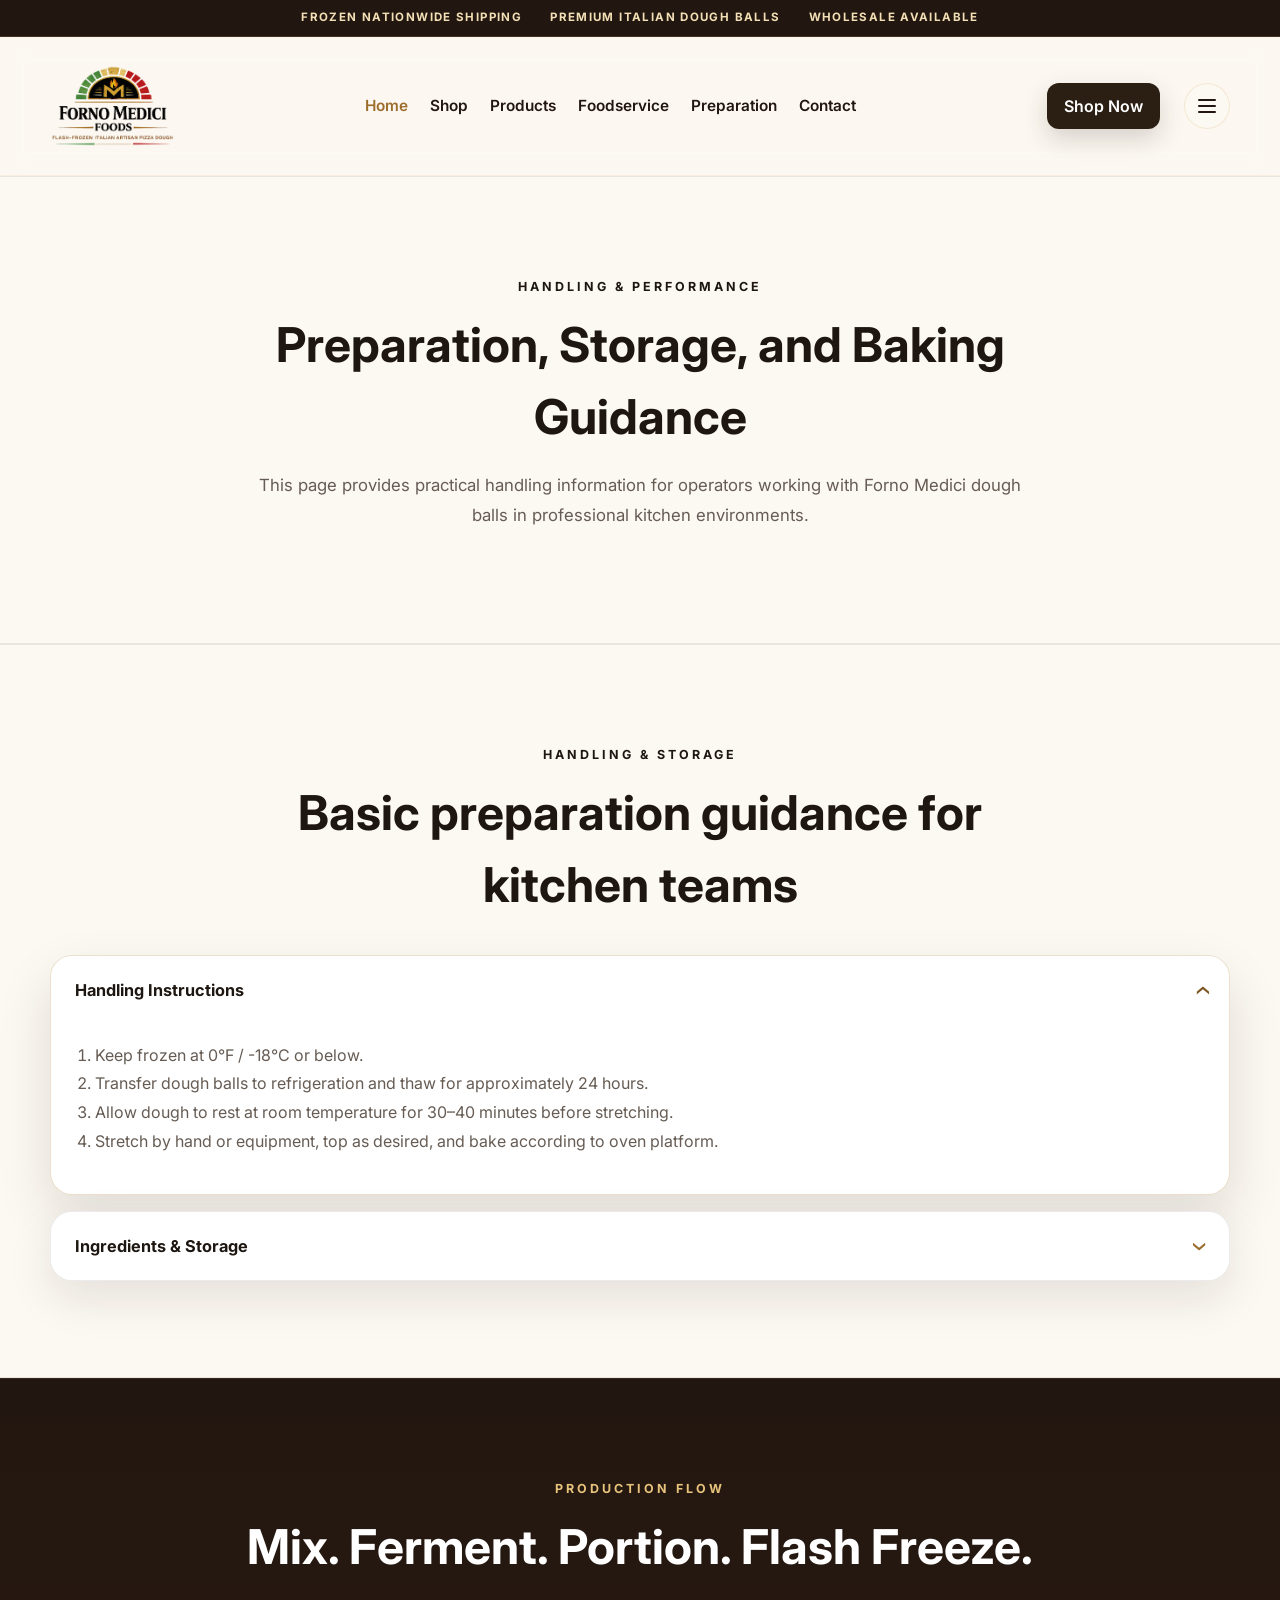
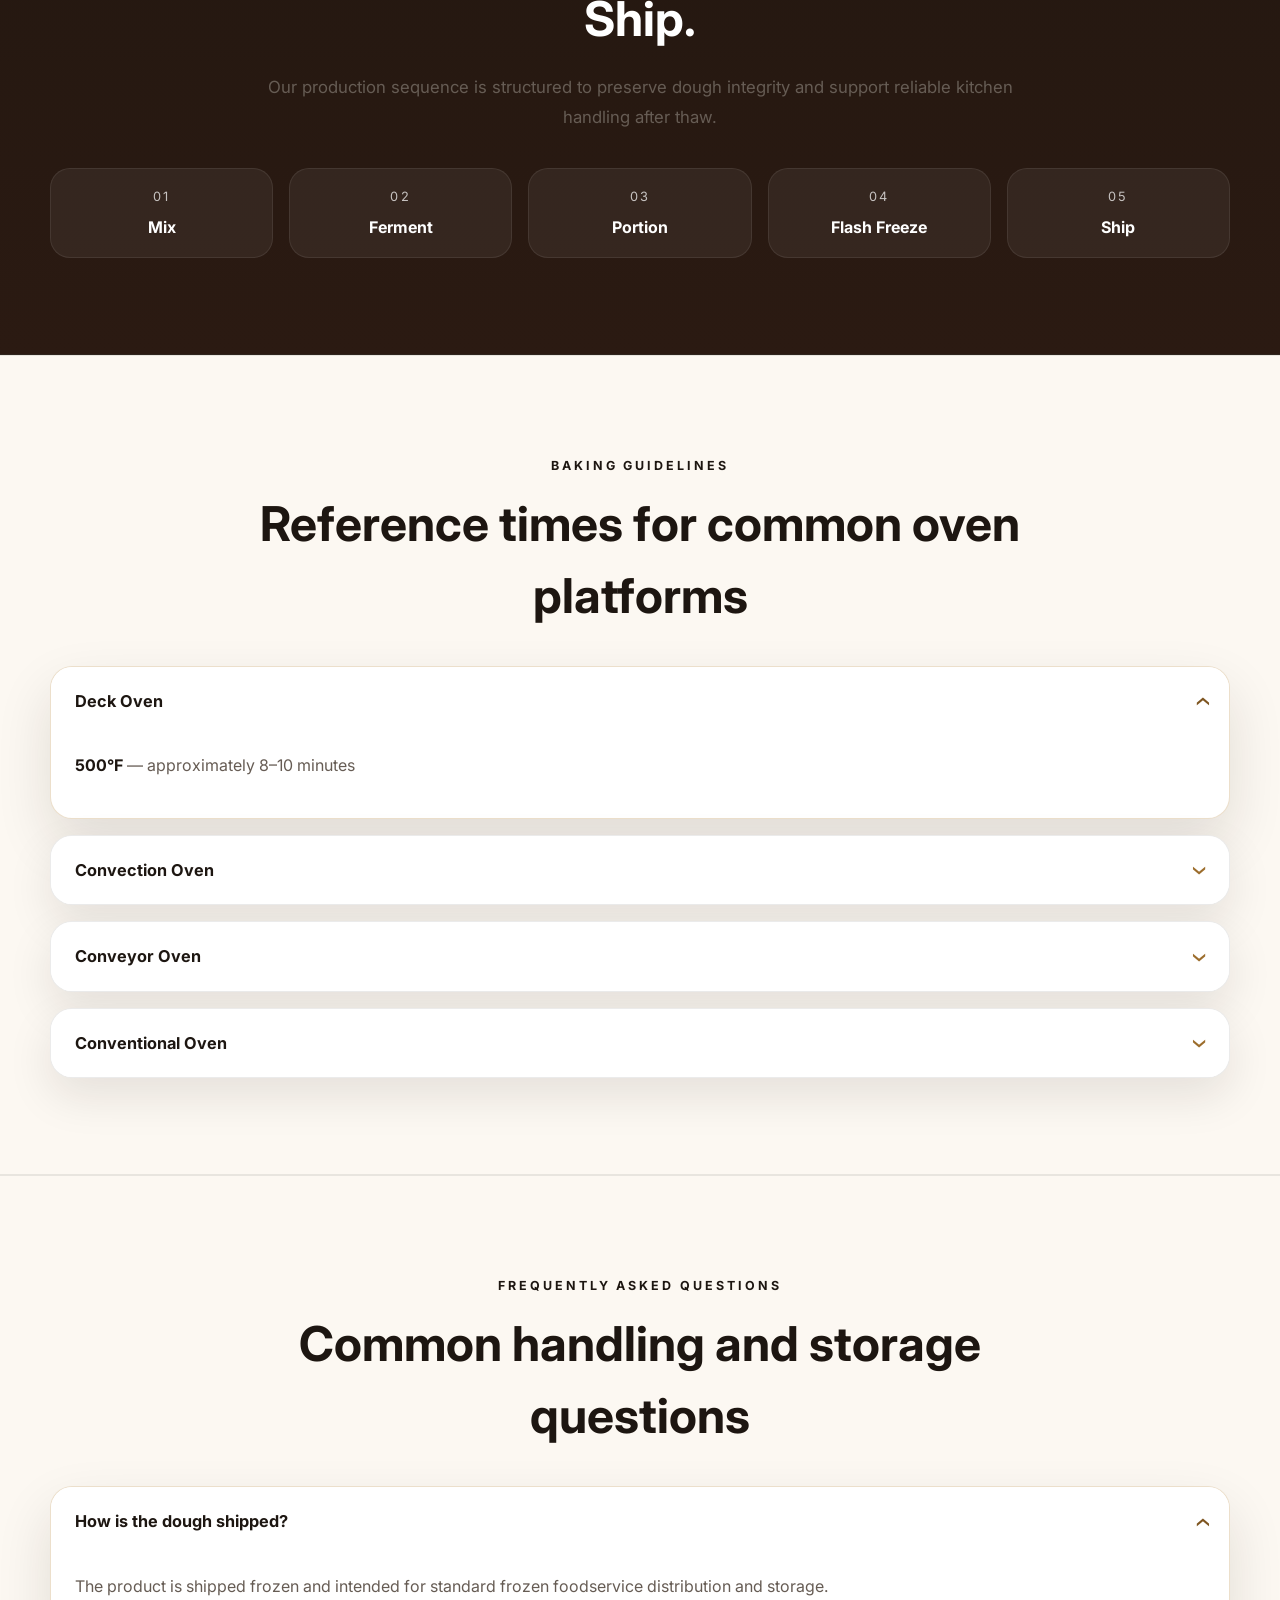
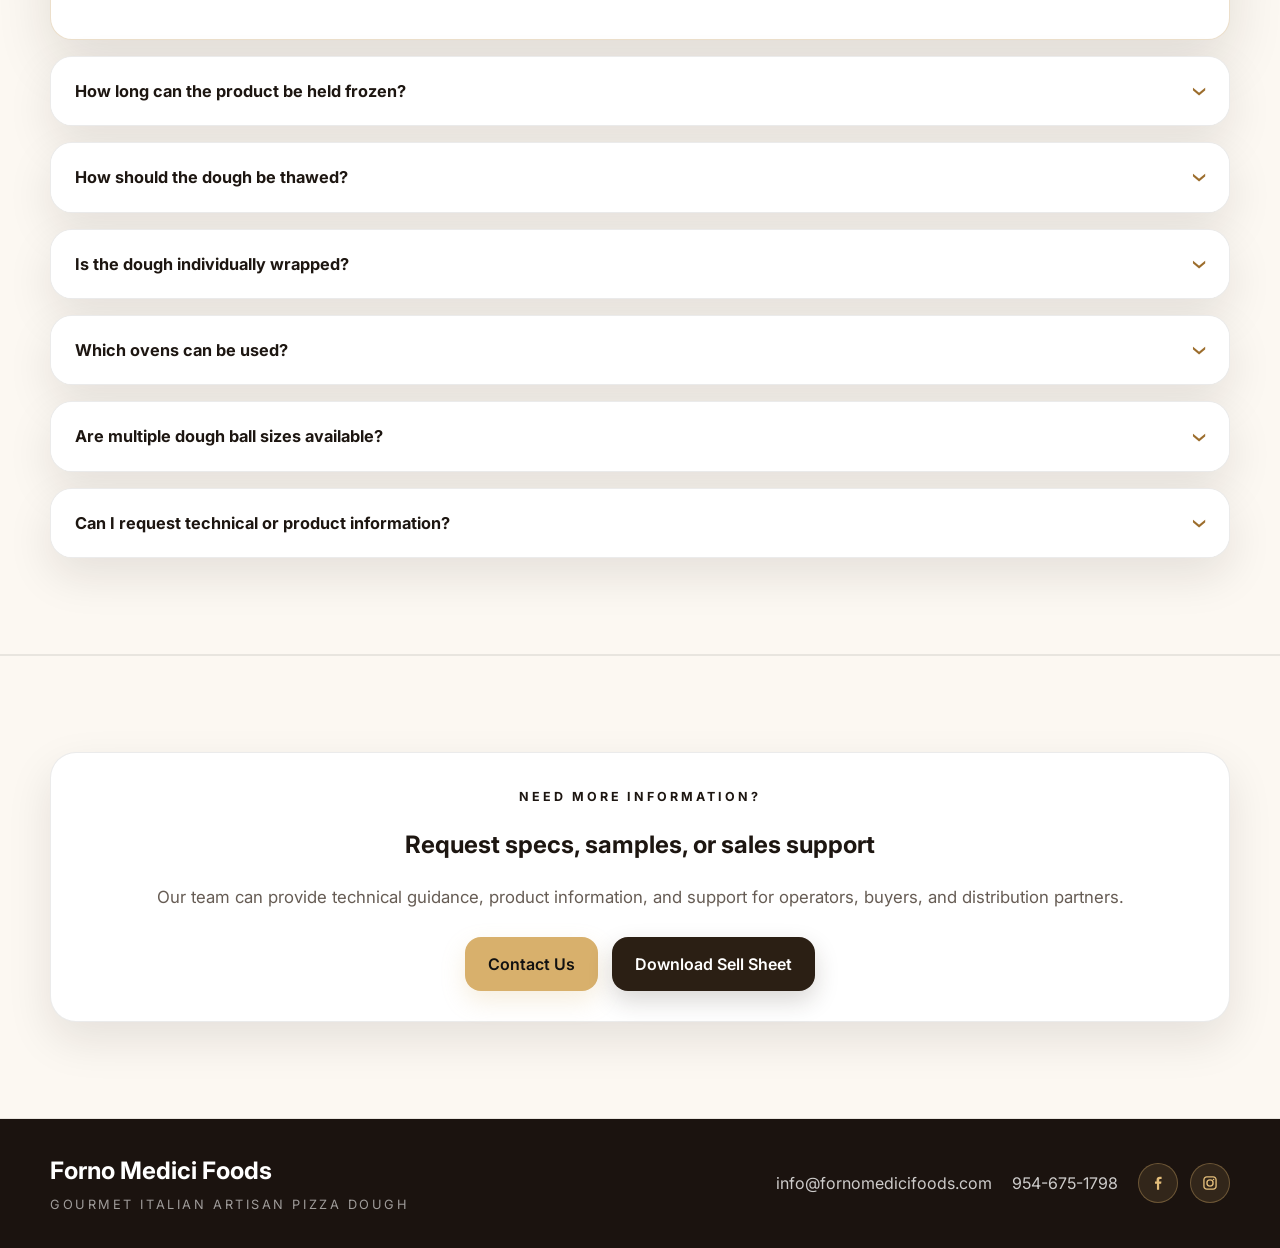
<file: handling-performance.html>
<!doctype html>
<html lang="en">
<head>
  <meta charset="UTF-8" />
  <meta name="viewport" content="width=device-width, initial-scale=1.0" />

  <title>Handling &amp; Performance | Forno Medici Foods</title>

  <meta
    name="description"
    content="Handling, storage, baking, and performance guidance for Forno Medici Foods gourmet flash-frozen Italian artisan pizza dough balls."
  />

  <link rel="canonical" href="https://www.fornomedicifoods.com/handling-performance.html" />

  <meta property="og:title" content="Handling &amp; Performance | Forno Medici Foods" />
  <meta property="og:description" content="Handling, storage, baking, and performance guidance for gourmet flash-frozen Italian artisan pizza dough balls." />
  <meta property="og:type" content="website" />
  <meta property="og:url" content="https://www.fornomedicifoods.com/handling-performance.html" />
  <meta property="og:image" content="https://www.fornomedicifoods.com/IMG_1977.jpg" />

  <meta name="twitter:card" content="summary_large_image" />
  <meta name="twitter:title" content="Handling &amp; Performance | Forno Medici Foods" />
  <meta name="twitter:description" content="Handling, storage, baking, and performance guidance for gourmet flash-frozen Italian artisan pizza dough balls." />
  <meta name="twitter:image" content="https://www.fornomedicifoods.com/IMG_1977.jpg" />

  <link rel="icon" href="/favicon.ico" sizes="any">
  <link rel="icon" type="image/png" sizes="32x32" href="/favicon-32x32.png">
  <link rel="apple-touch-icon" href="/apple-touch-icon.png">

  <link rel="preconnect" href="https://fonts.googleapis.com">
  <link rel="preconnect" href="https://fonts.gstatic.com" crossorigin>
  <link
    href="https://fonts.googleapis.com/css2?family=Inter:wght@400;500;600;700;800&display=swap"
    rel="stylesheet"
  >
  <link rel="stylesheet" href="styles.css" />
</head>
<body>
  <div class="top-bar">
  <div class="container top-bar-inner">
    <span>Frozen Nationwide Shipping</span>
    <span>Premium Italian Dough Balls</span>
    <span>Wholesale Available</span>
  </div>
</div>
<header class="site-header">
  <div class="container nav-wrap nav-simple">
    <a href="index.html" class="brand brand-left">
      <img src="Forno-Medici-NewLogo.png" alt="Forno Medici Foods Logo" class="brand-logo-large" />
    </a>

    <nav class="nav-links desktop-nav" aria-label="Primary navigation">
      <a href="index.html" class="active">Home</a>
      <a href="shop.html">Shop</a>
      <a href="products.html">Products</a>
      <a href="foodservice.html">Foodservice</a>
      <a href="handling-performance.html">Preparation</a>
      <a href="contact.html">Contact</a>
    </nav>

    <a class="btn btn-dark btn-small nav-cta desktop-cta" href="shop.html">Shop Now</a>

    <button
      class="mobile-menu-toggle"
      type="button"
      aria-label="Open menu"
      aria-expanded="false"
      aria-controls="mobile-menu"
    >
      <span></span>
      <span></span>
      <span></span>
    </button>
  </div>

  <div class="mobile-menu" id="mobile-menu">
    <nav class="mobile-menu-links" aria-label="Mobile navigation">
      <a href="index.html" class="active">Home</a>
      <a href="shop.html">Shop</a>
      <a href="products.html">Products</a>
      <a href="foodservice.html">Foodservice</a>
      <a href="handling-performance.html">Preparation</a>
      <a href="contact.html">Contact</a>
      <a class="btn btn-dark mobile-cta" href="shop.html">Shop Now</a>
    </nav>
  </div>
</header>

  <main>
    <section class="section light-section">
      <div class="container section-heading center">
        <div class="eyebrow">Handling &amp; Performance</div>
        <h1>Preparation, Storage, and Baking Guidance</h1>
        <p>
          This page provides practical handling information for operators working with
          Forno Medici dough balls in professional kitchen environments.
        </p>
      </div>
    </section>

    <section class="section light-section">
      <div class="container">
        <div class="section-heading center">
          <div class="eyebrow">Handling &amp; Storage</div>
          <h2>Basic preparation guidance for kitchen teams</h2>
        </div>

        <div class="accordion-group">
          <div class="accordion-item active">
            <button class="accordion-toggle">Handling Instructions</button>
            <div class="accordion-content">
              <ol class="steps-list">
                <li>Keep frozen at 0°F / -18°C or below.</li>
                <li>Transfer dough balls to refrigeration and thaw for approximately 24 hours.</li>
                <li>Allow dough to rest at room temperature for 30–40 minutes before stretching.</li>
                <li>Stretch by hand or equipment, top as desired, and bake according to oven platform.</li>
              </ol>
            </div>
          </div>

          <div class="accordion-item">
            <button class="accordion-toggle">Ingredients &amp; Storage</button>
            <div class="accordion-content">
              <p>Ingredients: 00 Flour, Water, Vegetable Oil Shortening(Soybean and/or Canola), Yeast, Sugar, Salt, Ascorbic Acid.</p>
              <p>Store frozen for long-term holding. Once thawed, refrigerated shelf life is up to 4 days under appropriate cold storage conditions.</p>
              <div class="badge-row">
                <span class="badge-pill">No Eggs</span>
                <span class="badge-pill">No Dairy</span>
                <span class="badge-pill">Individually Wrapped</span>
              </div>
            </div>
          </div>
        </div>
      </div>
    </section>

    <section id="process" class="section process-dark">
      <div class="container">
        <div class="section-heading center light-text">
          <div class="eyebrow eyebrow-light">Production Flow</div>
          <h2>Mix. Ferment. Portion. Flash Freeze. Ship.</h2>
          <p>
            Our production sequence is structured to preserve dough integrity and support reliable kitchen handling after thaw.
          </p>
        </div>

        <div class="process-strip">
          <div class="process-pill">01 <span>Mix</span></div>
          <div class="process-pill">02 <span>Ferment</span></div>
          <div class="process-pill">03 <span>Portion</span></div>
          <div class="process-pill">04 <span>Flash Freeze</span></div>
          <div class="process-pill">05 <span>Ship</span></div>
        </div>
      </div>
    </section>

    <section class="section light-section">
      <div class="container">
        <div class="section-heading center">
          <div class="eyebrow">Baking Guidelines</div>
          <h2>Reference times for common oven platforms</h2>
        </div>

        <div class="accordion-group">
          <div class="accordion-item active">
            <button class="accordion-toggle">Deck Oven</button>
            <div class="accordion-content">
              <p><strong>500°F</strong> — approximately 8–10 minutes</p>
            </div>
          </div>

          <div class="accordion-item">
            <button class="accordion-toggle">Convection Oven</button>
            <div class="accordion-content">
              <p><strong>425°F</strong> — approximately 8–10 minutes</p>
            </div>
          </div>

          <div class="accordion-item">
            <button class="accordion-toggle">Conveyor Oven</button>
            <div class="accordion-content">
              <p><strong>500°F</strong> — approximately 6–8 minutes</p>
            </div>
          </div>

          <div class="accordion-item">
            <button class="accordion-toggle">Conventional Oven</button>
            <div class="accordion-content">
              <p><strong>450°F</strong> — approximately 12–15 minutes</p>
            </div>
          </div>
        </div>
      </div>
    </section>

    <section class="section light-section faq-section">
      <div class="container">
        <div class="section-heading center">
          <div class="eyebrow">Frequently Asked Questions</div>
          <h2>Common handling and storage questions</h2>
        </div>

        <div class="accordion-group">
          <div class="accordion-item active">
            <button class="accordion-toggle">How is the dough shipped?</button>
            <div class="accordion-content">
              <p>The product is shipped frozen and intended for standard frozen foodservice distribution and storage.</p>
            </div>
          </div>

          <div class="accordion-item">
            <button class="accordion-toggle">How long can the product be held frozen?</button>
            <div class="accordion-content">
              <p>Under proper frozen storage conditions, shelf life can extend up to 12 months.</p>
            </div>
          </div>

          <div class="accordion-item">
            <button class="accordion-toggle">How should the dough be thawed?</button>
            <div class="accordion-content">
              <p>Transfer to refrigeration for thawing, then allow time at room temperature before stretching for best handling results.</p>
            </div>
          </div>

          <div class="accordion-item">
            <button class="accordion-toggle">Is the dough individually wrapped?</button>
            <div class="accordion-content">
              <p>Yes. Each dough ball is individually wrapped to support cleaner handling and more controlled usage.</p>
            </div>
          </div>

          <div class="accordion-item">
            <button class="accordion-toggle">Which ovens can be used?</button>
            <div class="accordion-content">
              <p>The dough can be used in deck ovens, conveyor ovens, wood-fired ovens, and other high-temperature pizza baking environments.</p>
            </div>
          </div>

          <div class="accordion-item">
            <button class="accordion-toggle">Are multiple dough ball sizes available?</button>
            <div class="accordion-content">
              <p>Yes. The program includes multiple dough ball sizes to support different menu and portion requirements.</p>
            </div>
          </div>

          <div class="accordion-item">
            <button class="accordion-toggle">Can I request technical or product information?</button>
            <div class="accordion-content">
              <p>Yes. Contact our team for specifications, handling guidance, sample requests, or commercial information.</p>
            </div>
          </div>
        </div>
      </div>
    </section>

    <section class="section light-section">
      <div class="container">
        <div class="card" style="text-align:center;">
          <div class="eyebrow">Need More Information?</div>
          <h2>Request specs, samples, or sales support</h2>
          <p class="lead">
            Our team can provide technical guidance, product information,
            and support for operators, buyers, and distribution partners.
          </p>
          <div class="hero-actions" style="justify-content:center; margin-top:24px;">
            <a href="contact.html" class="btn btn-gold">Contact Us</a>
            <a href="Forno-Medici-Sell-Sheet.pdf" class="btn btn-dark" target="_blank">Download Sell Sheet</a>
          </div>
        </div>
      </div>
    </section>
  </main>

<footer class="site-footer">
  <div class="container footer-wrap">
    <div>
      <div class="footer-title">Forno Medici Foods</div>
      <div class="footer-sub">Gourmet Italian Artisan Pizza Dough</div>
    </div>

    <div class="footer-links">
      <a href="mailto:info@fornomedicifoods.com">info@fornomedicifoods.com</a>
      <a href="tel:9546751798">954-675-1798</a>

      <div class="social-icons">
        <a
          href="https://www.facebook.com/profile.php?id=61581588673922"
          target="_blank"
          rel="noopener noreferrer"
          aria-label="Facebook"
          class="social-icon"
        >
          <svg viewBox="0 0 24 24" aria-hidden="true">
            <path d="M13.5 21v-8h2.7l.4-3h-3.1V8.1c0-.9.3-1.6 1.6-1.6h1.7V3.8c-.3 0-1.3-.1-2.5-.1-2.5 0-4.2 1.5-4.2 4.4V10H8v3h2.6v8h2.9z"/>
          </svg>
        </a>

        <a
          href="https://www.instagram.com/fornomedici/"
          target="_blank"
          rel="noopener noreferrer"
          aria-label="Instagram"
          class="social-icon"
        >
          <svg viewBox="0 0 24 24" aria-hidden="true">
            <path d="M7.8 3h8.4C18.9 3 21 5.1 21 7.8v8.4c0 2.7-2.1 4.8-4.8 4.8H7.8C5.1 21 3 18.9 3 16.2V7.8C3 5.1 5.1 3 7.8 3zm0 1.8C6.1 4.8 4.8 6.1 4.8 7.8v8.4c0 1.7 1.3 3 3 3h8.4c1.7 0 3-1.3 3-3V7.8c0-1.7-1.3-3-3-3H7.8zm8.9 1.4a1.1 1.1 0 1 1 0 2.2 1.1 1.1 0 0 1 0-2.2zM12 7a5 5 0 1 1 0 10 5 5 0 0 1 0-10zm0 1.8A3.2 3.2 0 1 0 12 15.2 3.2 3.2 0 0 0 12 8.8z"/>
          </svg>
        </a>
      </div>
    </div>
  </div>
</footer>

  <script src="script.js"></script>
</body>
</html>
</file>
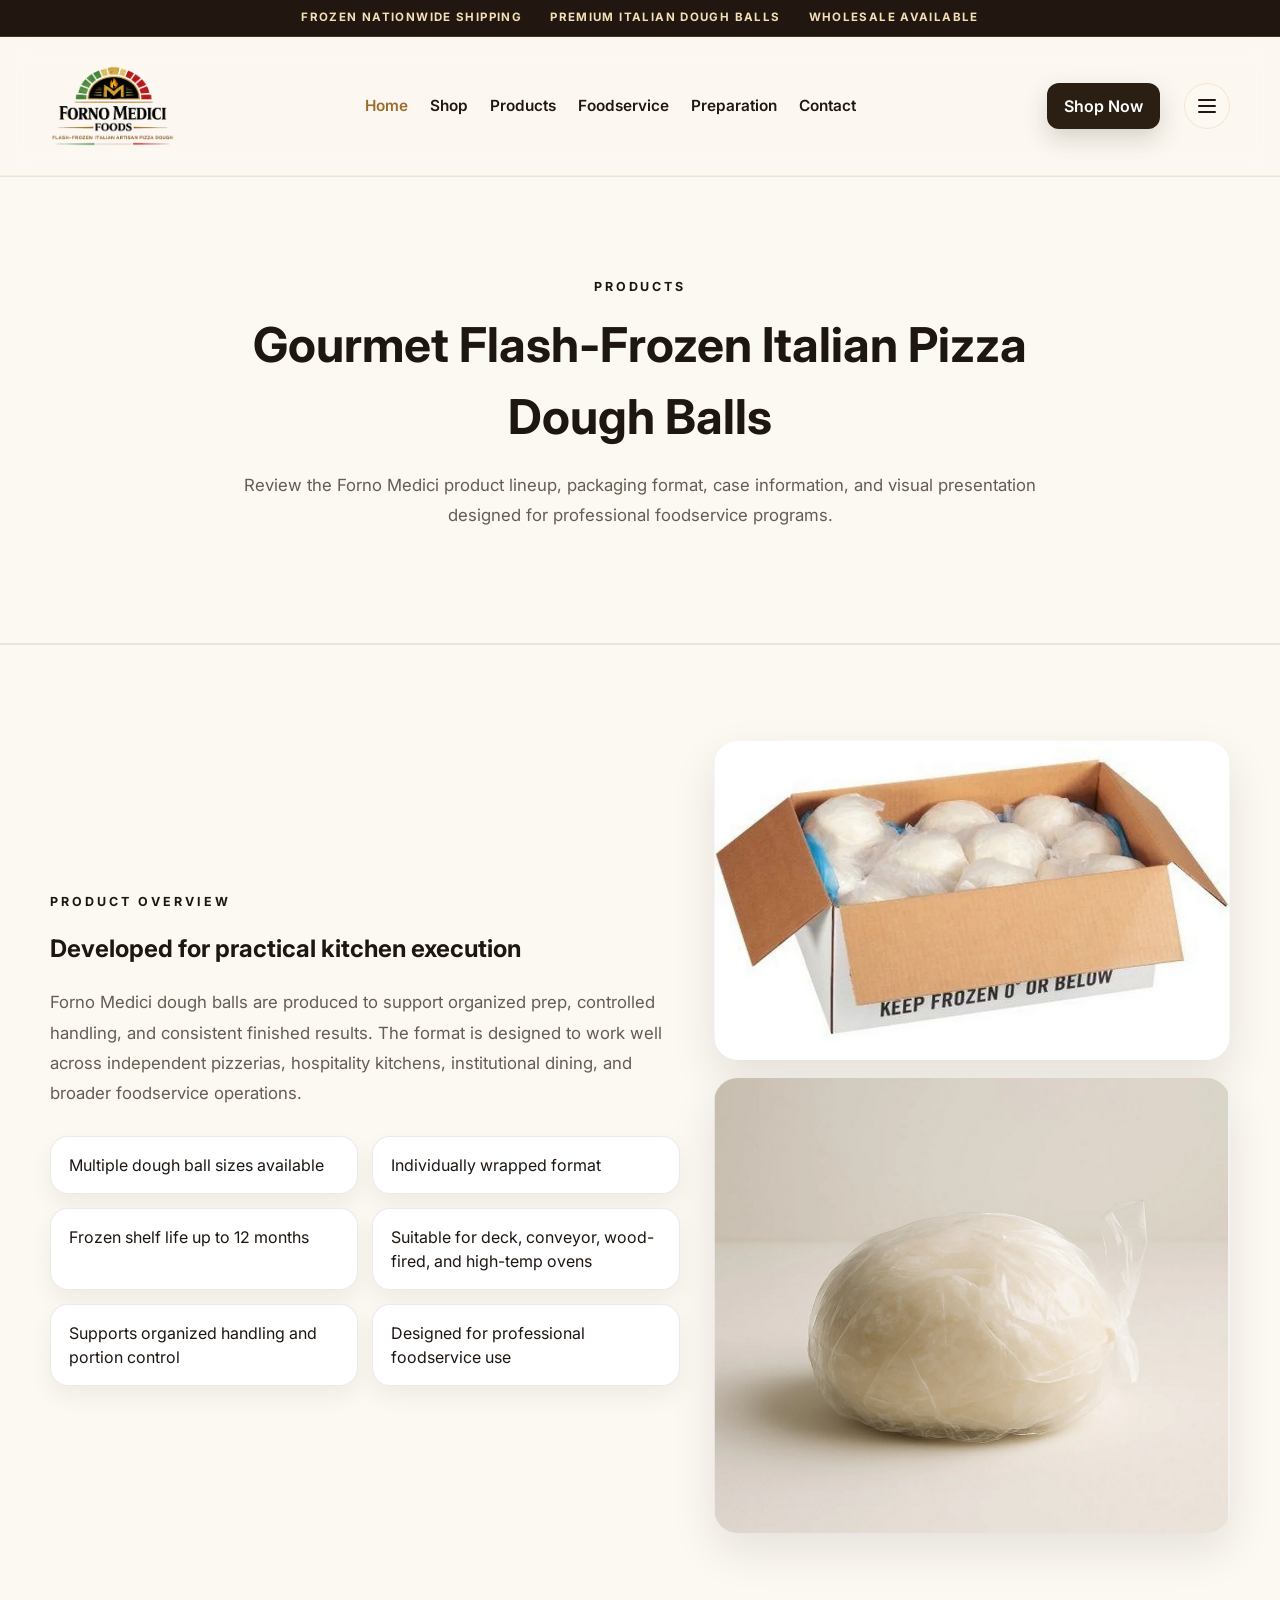
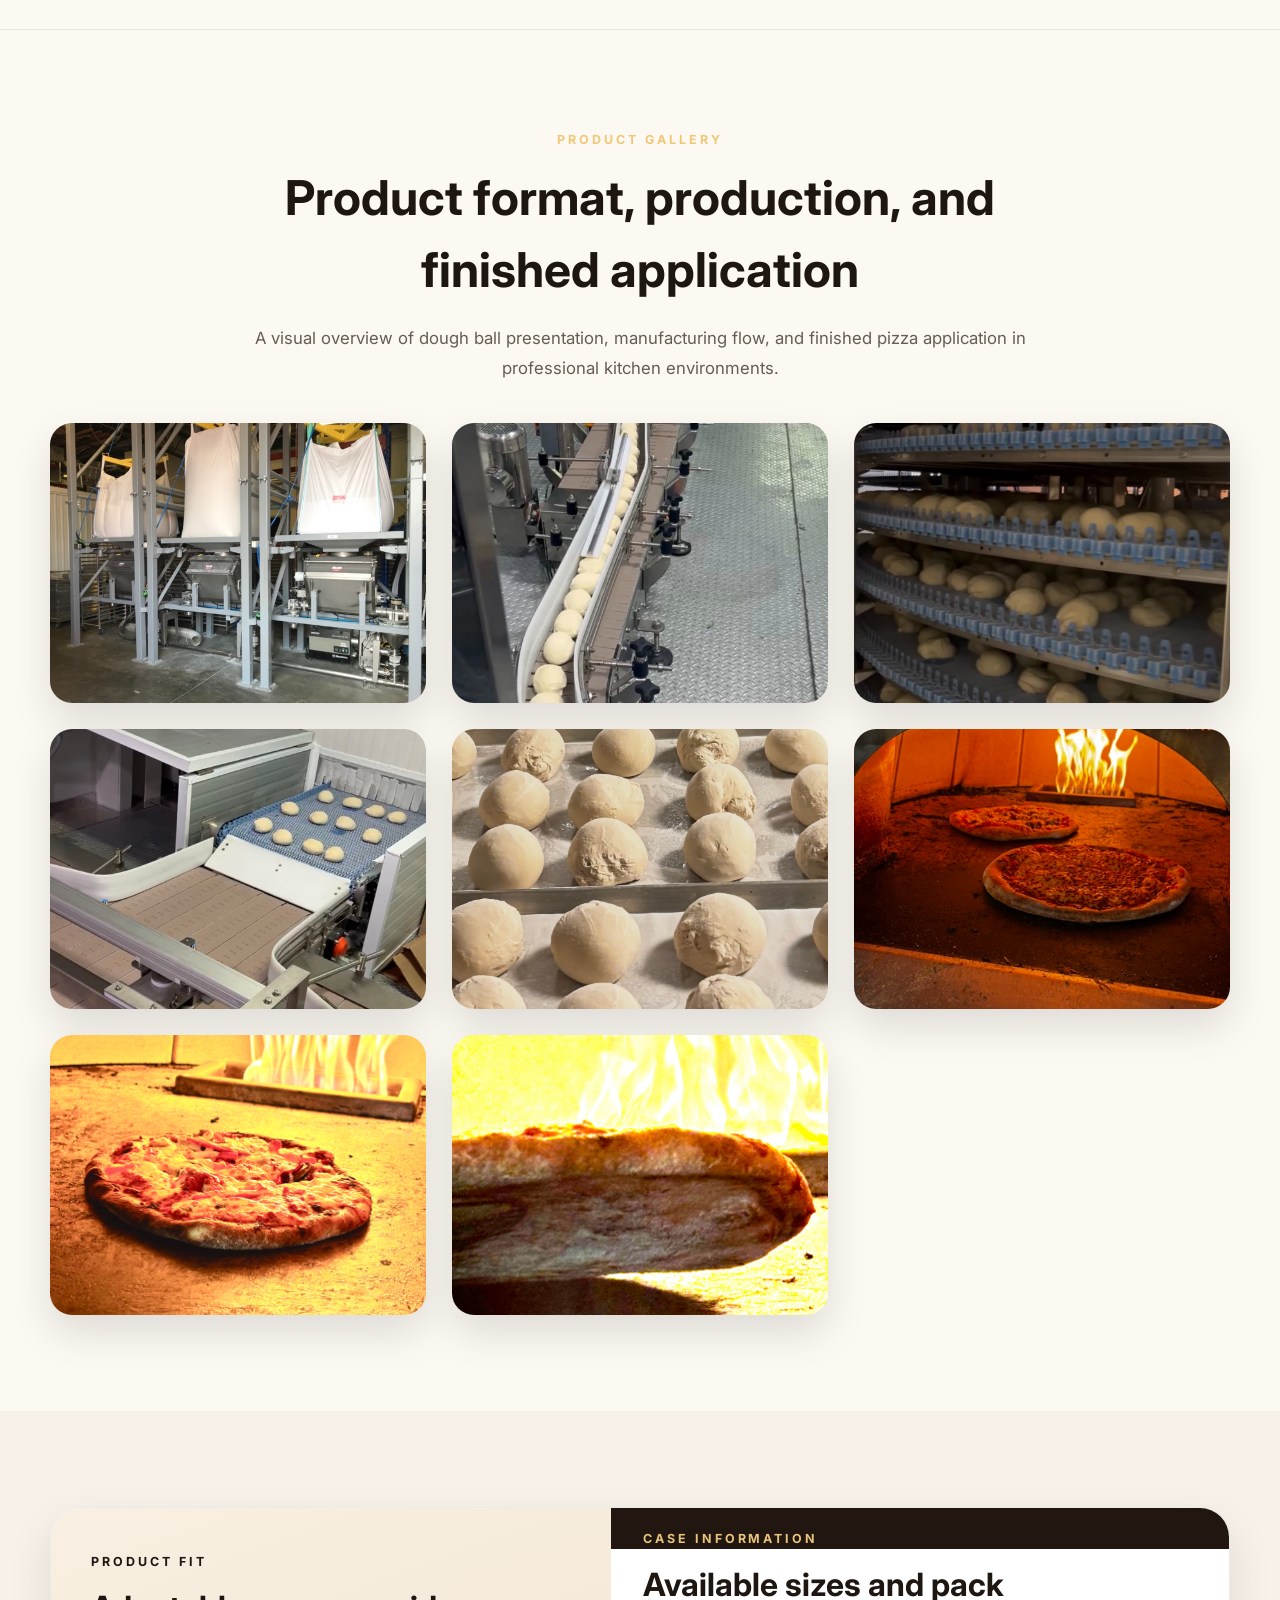
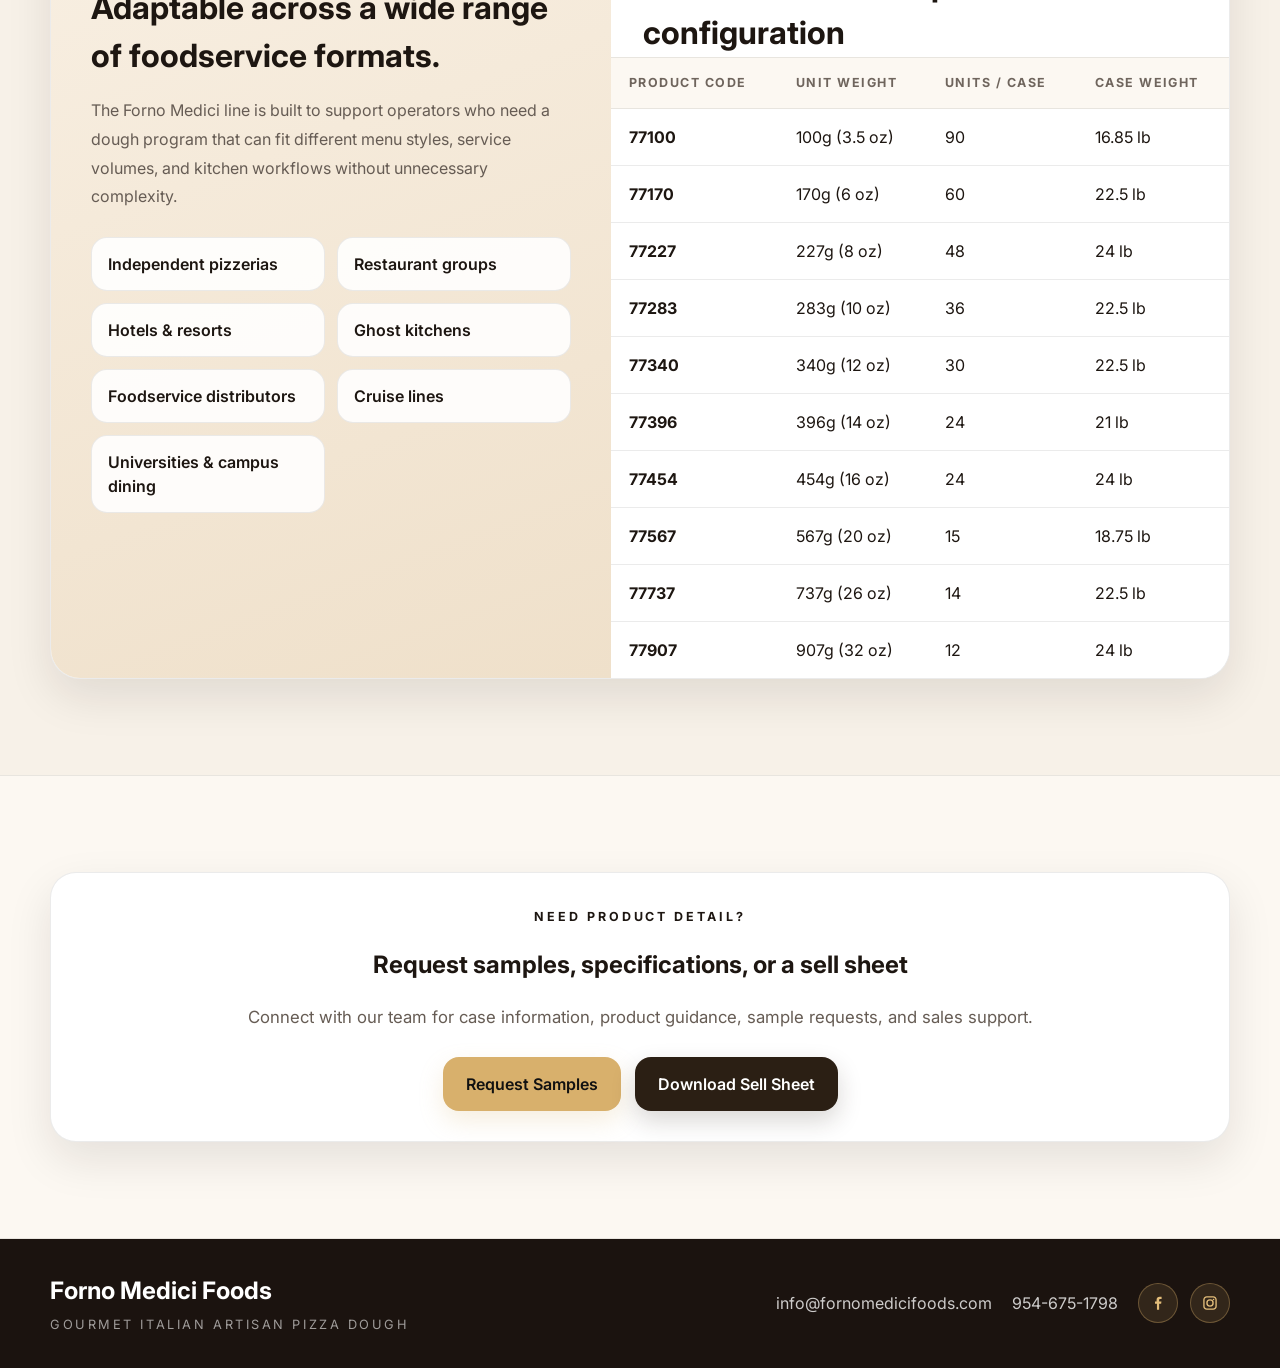
<file: products.html>
<!doctype html>
<html lang="en">
<head>
  <meta charset="UTF-8" />
  <meta name="viewport" content="width=device-width, initial-scale=1.0" />

  <title>Products | Forno Medici Foods</title>

  <meta
    name="description"
    content="Explore Forno Medici Foods gourmet flash-frozen Italian artisan pizza dough balls, available sizes, case pack information, and product gallery for foodservice."
  />

  <link rel="canonical" href="https://www.fornomedicifoods.com/products.html" />

  <meta property="og:title" content="Products | Forno Medici Foods" />
  <meta property="og:description" content="Gourmet flash-frozen Italian artisan pizza dough balls, available sizes, case information, and product visuals for foodservice buyers." />
  <meta property="og:type" content="website" />
  <meta property="og:url" content="https://www.fornomedicifoods.com/products.html" />
  <meta property="og:image" content="https://www.fornomedicifoods.com/IMG_1977.jpg" />

  <meta name="twitter:card" content="summary_large_image" />
  <meta name="twitter:title" content="Products | Forno Medici Foods" />
  <meta name="twitter:description" content="Gourmet flash-frozen Italian artisan pizza dough balls, available sizes, case information, and product visuals for foodservice buyers." />
  <meta name="twitter:image" content="https://www.fornomedicifoods.com/IMG_1977.jpg" />

  <link rel="icon" href="/favicon.ico" sizes="any">
  <link rel="icon" type="image/png" sizes="32x32" href="/favicon-32x32.png">
  <link rel="apple-touch-icon" href="/apple-touch-icon.png">

  <link rel="preconnect" href="https://fonts.googleapis.com">
  <link rel="preconnect" href="https://fonts.gstatic.com" crossorigin>
  <link
    href="https://fonts.googleapis.com/css2?family=Inter:wght@400;500;600;700;800&display=swap"
    rel="stylesheet"
  >
  <link rel="stylesheet" href="styles.css" />
</head>
<body>
  <div class="top-bar">
  <div class="container top-bar-inner">
    <span>Frozen Nationwide Shipping</span>
    <span>Premium Italian Dough Balls</span>
    <span>Wholesale Available</span>
  </div>
</div>
<header class="site-header">
  <div class="container nav-wrap nav-simple">
    <a href="index.html" class="brand brand-left">
      <img src="Forno-Medici-NewLogo.png" alt="Forno Medici Foods Logo" class="brand-logo-large" />
    </a>

    <nav class="nav-links desktop-nav" aria-label="Primary navigation">
      <a href="index.html" class="active">Home</a>
      <a href="shop.html">Shop</a>
      <a href="products.html">Products</a>
      <a href="foodservice.html">Foodservice</a>
      <a href="handling-performance.html">Preparation</a>
      <a href="contact.html">Contact</a>
    </nav>

    <a class="btn btn-dark btn-small nav-cta desktop-cta" href="shop.html">Shop Now</a>

    <button
      class="mobile-menu-toggle"
      type="button"
      aria-label="Open menu"
      aria-expanded="false"
      aria-controls="mobile-menu"
    >
      <span></span>
      <span></span>
      <span></span>
    </button>
  </div>

  <div class="mobile-menu" id="mobile-menu">
    <nav class="mobile-menu-links" aria-label="Mobile navigation">
      <a href="index.html" class="active">Home</a>
      <a href="shop.html">Shop</a>
      <a href="products.html">Products</a>
      <a href="foodservice.html">Foodservice</a>
      <a href="handling-performance.html">Preparation</a>
      <a href="contact.html">Contact</a>
      <a class="btn btn-dark mobile-cta" href="shop.html">Shop Now</a>
    </nav>
  </div>
</header>

  <main>
    <section class="section light-section">
      <div class="container section-heading center">
        <div class="eyebrow">Products</div>
        <h1>Gourmet Flash-Frozen Italian Pizza Dough Balls</h1>
        <p>
          Review the Forno Medici product lineup, packaging format, case information,
          and visual presentation designed for professional foodservice programs.
        </p>
      </div>
    </section>

    <section class="section product-section light-section">
      <div class="container product-layout">
        <div>
          <div class="eyebrow">Product Overview</div>
          <h2>Developed for practical kitchen execution</h2>
          <p class="lead">
            Forno Medici dough balls are produced to support organized prep, controlled handling,
            and consistent finished results. The format is designed to work well across independent
            pizzerias, hospitality kitchens, institutional dining, and broader foodservice operations.
          </p>

          <div class="check-grid">
            <div class="check-item">Multiple dough ball sizes available</div>
            <div class="check-item">Individually wrapped format</div>
            <div class="check-item">Frozen shelf life up to 12 months</div>
            <div class="check-item">Suitable for deck, conveyor, wood-fired, and high-temp ovens</div>
            <div class="check-item">Supports organized handling and portion control</div>
            <div class="check-item">Designed for professional foodservice use</div>
          </div>
        </div>

        <div class="image-stack wrapped-stack">
          <img src="Dough ball boxed individually wrapped.png" alt="Case of individually wrapped pizza dough balls for foodservice" />
          <img src="Dough ball individually wrapped.png" alt="Single individually wrapped pizza dough ball" />
        </div>
      </div>
    </section>

    <section class="section dough-gallery">
      <div class="container">
        <div class="section-heading center">
          <span class="eyebrow accent">Product Gallery</span>
          <h2>Product format, production, and finished application</h2>
          <p>
            A visual overview of dough ball presentation, manufacturing flow,
            and finished pizza application in professional kitchen environments.
          </p>
        </div>

<div class="dough-grid">
  <img src="dough-tray.jpg" alt="Fresh pizza dough balls portioned on tray" />
  <img src="production-1.jpg" alt="Flash-frozen pizza dough balls on food production line" />
  <img src="production-2.jpg" alt="Pizza dough balls moving through food manufacturing process" />
  <img src="production-3.jpg" alt="Commercial production of frozen pizza dough balls" />
  <img src="IMG_2039.jpg" alt="Pizza dough balls moving through processing line" />
  <img src="IMG_4338 Medium.jpeg" alt="Finished pizza baking in wood-fired oven made with Forno Medici dough" class="pizza-oven-photo" />
  <img src="gallery-4.jpeg" alt="Additional Forno Medici dough production image" />
  <img src="gallery-5.jpeg" alt="Additional finished pizza application image" />
</div>
      </div>
    </section>

    <section class="section case-section" id="case-info">
      <div class="container two-panel">
        <div class="serve-panel">
          <div class="eyebrow">Product Fit</div>
          <h2>Adaptable across a wide range of foodservice formats.</h2>
          <p>
            The Forno Medici line is built to support operators who need a dough program
            that can fit different menu styles, service volumes, and kitchen workflows
            without unnecessary complexity.
          </p>

          <div class="pill-grid">
            <span>Independent pizzerias</span>
            <span>Restaurant groups</span>
            <span>Hotels &amp; resorts</span>
            <span>Ghost kitchens</span>
            <span>Foodservice distributors</span>
            <span>Cruise lines</span>
            <span>Universities &amp; campus dining</span>
          </div>
        </div>

        <div class="case-panel">
          <div class="eyebrow eyebrow-light">Case Information</div>
          <h2>Available sizes and pack configuration</h2>

          <div class="table-wrap">
            <table>
              <thead>
                <tr>
                  <th>Product Code</th>
                  <th>Unit Weight</th>
                  <th>Units / Case</th>
                  <th>Case Weight</th>
                </tr>
              </thead>
              <tbody>
                <tr><td>77100</td><td>100g (3.5 oz)</td><td>90</td><td>16.85 lb</td></tr>
                <tr><td>77170</td><td>170g (6 oz)</td><td>60</td><td>22.5 lb</td></tr>
                <tr><td>77227</td><td>227g (8 oz)</td><td>48</td><td>24 lb</td></tr>
                <tr><td>77283</td><td>283g (10 oz)</td><td>36</td><td>22.5 lb</td></tr>
                <tr><td>77340</td><td>340g (12 oz)</td><td>30</td><td>22.5 lb</td></tr>
                <tr><td>77396</td><td>396g (14 oz)</td><td>24</td><td>21 lb</td></tr>
                <tr><td>77454</td><td>454g (16 oz)</td><td>24</td><td>24 lb</td></tr>
                <tr><td>77567</td><td>567g (20 oz)</td><td>15</td><td>18.75 lb</td></tr>
                <tr><td>77737</td><td>737g (26 oz)</td><td>14</td><td>22.5 lb</td></tr>
                <tr><td>77907</td><td>907g (32 oz)</td><td>12</td><td>24 lb</td></tr>
              </tbody>
            </table>
          </div>
        </div>
      </div>
    </section>

    <section class="section light-section">
      <div class="container">
        <div class="card" style="text-align:center;">
          <div class="eyebrow">Need Product Detail?</div>
          <h2>Request samples, specifications, or a sell sheet</h2>
          <p class="lead">
            Connect with our team for case information, product guidance,
            sample requests, and sales support.
          </p>
          <div class="hero-actions" style="justify-content:center; margin-top:24px;">
            <a href="contact.html" class="btn btn-gold">Request Samples</a>
            <a href="Forno-Medici-Sell-Sheet.pdf" class="btn btn-dark" target="_blank">Download Sell Sheet</a>
          </div>
        </div>
      </div>
    </section>
  </main>

<footer class="site-footer">
  <div class="container footer-wrap">
    <div>
      <div class="footer-title">Forno Medici Foods</div>
      <div class="footer-sub">Gourmet Italian Artisan Pizza Dough</div>
    </div>

    <div class="footer-links">
      <a href="mailto:info@fornomedicifoods.com">info@fornomedicifoods.com</a>
      <a href="tel:9546751798">954-675-1798</a>

      <div class="social-icons">
        <a
          href="https://www.facebook.com/profile.php?id=61581588673922"
          target="_blank"
          rel="noopener noreferrer"
          aria-label="Facebook"
          class="social-icon"
        >
          <svg viewBox="0 0 24 24" aria-hidden="true">
            <path d="M13.5 21v-8h2.7l.4-3h-3.1V8.1c0-.9.3-1.6 1.6-1.6h1.7V3.8c-.3 0-1.3-.1-2.5-.1-2.5 0-4.2 1.5-4.2 4.4V10H8v3h2.6v8h2.9z"/>
          </svg>
        </a>

        <a
          href="https://www.instagram.com/fornomedici/"
          target="_blank"
          rel="noopener noreferrer"
          aria-label="Instagram"
          class="social-icon"
        >
          <svg viewBox="0 0 24 24" aria-hidden="true">
            <path d="M7.8 3h8.4C18.9 3 21 5.1 21 7.8v8.4c0 2.7-2.1 4.8-4.8 4.8H7.8C5.1 21 3 18.9 3 16.2V7.8C3 5.1 5.1 3 7.8 3zm0 1.8C6.1 4.8 4.8 6.1 4.8 7.8v8.4c0 1.7 1.3 3 3 3h8.4c1.7 0 3-1.3 3-3V7.8c0-1.7-1.3-3-3-3H7.8zm8.9 1.4a1.1 1.1 0 1 1 0 2.2 1.1 1.1 0 0 1 0-2.2zM12 7a5 5 0 1 1 0 10 5 5 0 0 1 0-10zm0 1.8A3.2 3.2 0 1 0 12 15.2 3.2 3.2 0 0 0 12 8.8z"/>
          </svg>
        </a>
      </div>
    </div>
  </div>
</footer>

  <script src="script.js"></script>
</body>
</html>
</file>
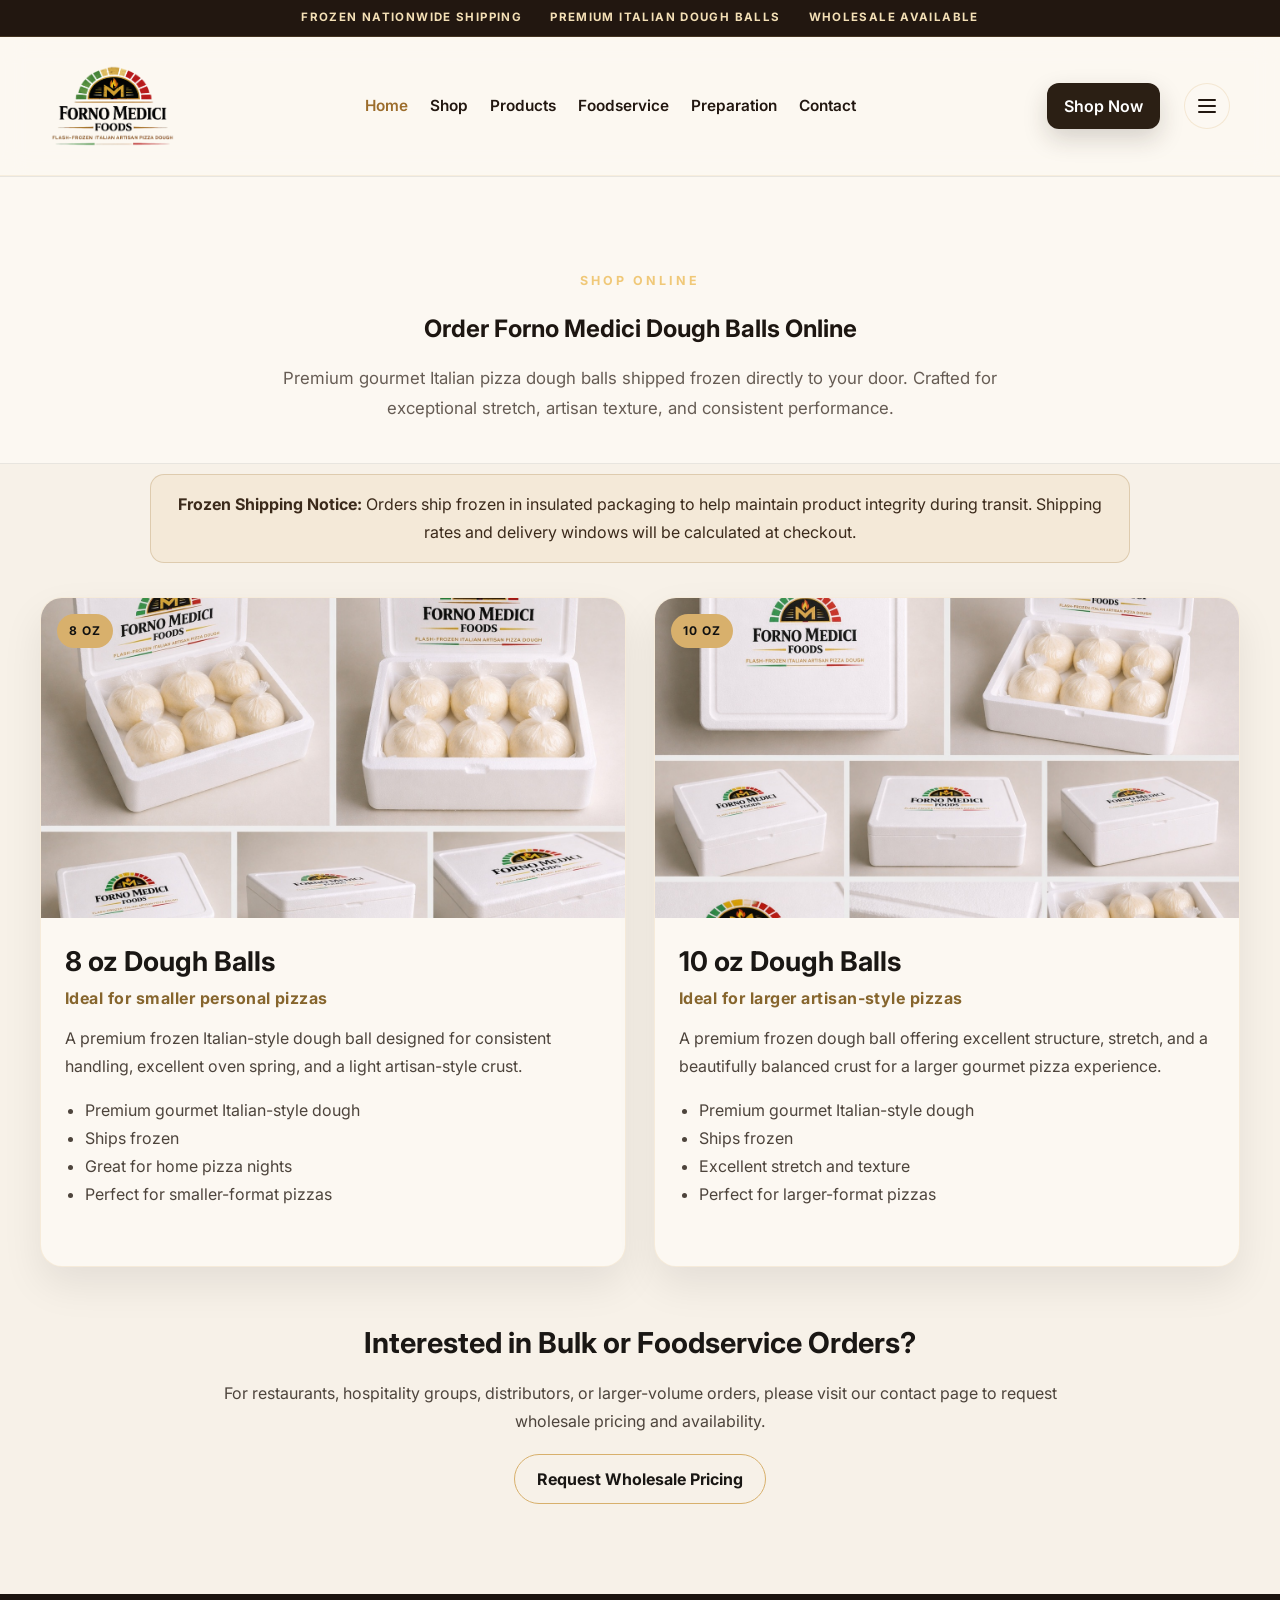
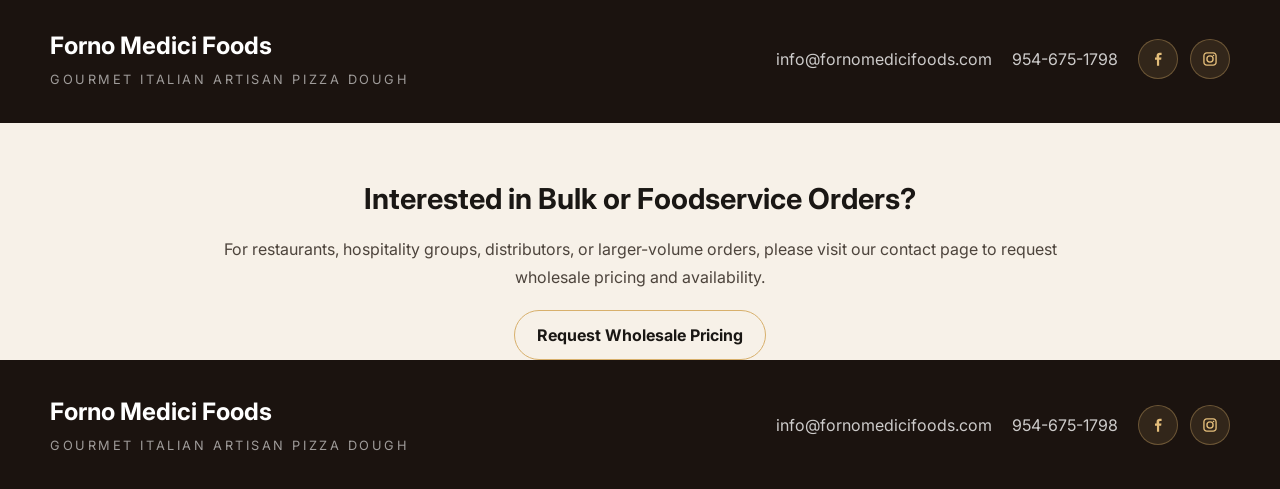
<file: shop.html>
<!doctype html>
<html lang="en">
<head>
  <meta charset="UTF-8" />
  <meta name="viewport" content="width=device-width, initial-scale=1.0" />

  <title>Shop | Forno Medici Foods</title>

  <meta
    name="description"
    content="Shop Forno Medici Foods online for premium gourmet Italian pizza dough balls shipped frozen directly to your door."
  />

  <link rel="canonical" href="https://www.fornomedicifoods.com/shop.html" />

  <meta property="og:title" content="Shop | Forno Medici Foods" />
  <meta property="og:description" content="Order premium gourmet Italian pizza dough balls online from Forno Medici Foods." />
  <meta property="og:type" content="website" />
  <meta property="og:url" content="https://www.fornomedicifoods.com/shop.html" />
  <meta property="og:image" content="https://www.fornomedicifoods.com/IMG_1977.jpg" />

  <meta name="twitter:card" content="summary_large_image" />
  <meta name="twitter:title" content="Shop | Forno Medici Foods" />
  <meta name="twitter:description" content="Order premium gourmet Italian pizza dough balls online from Forno Medici Foods." />
  <meta name="twitter:image" content="https://www.fornomedicifoods.com/IMG_1977.jpg" />

  <link rel="icon" href="/favicon.ico" sizes="any">
  <link rel="icon" type="image/png" sizes="32x32" href="/favicon-32x32.png">
  <link rel="apple-touch-icon" href="/apple-touch-icon.png">

  <link rel="preconnect" href="https://fonts.googleapis.com">
  <link rel="preconnect" href="https://fonts.gstatic.com" crossorigin>
  <link
    href="https://fonts.googleapis.com/css2?family=Inter:wght@400;500;600;700;800&display=swap"
    rel="stylesheet"
  >
  <link rel="stylesheet" href="styles.css" />
</head>
<body>
  <div class="top-bar">
  <div class="container top-bar-inner">
    <span>Frozen Nationwide Shipping</span>
    <span>Premium Italian Dough Balls</span>
    <span>Wholesale Available</span>
  </div>
</div>
<header class="site-header">
  <div class="container nav-wrap nav-simple">
    <a href="index.html" class="brand brand-left">
      <img src="Forno-Medici-NewLogo.png" alt="Forno Medici Foods Logo" class="brand-logo-large" />
    </a>

    <nav class="nav-links desktop-nav" aria-label="Primary navigation">
      <a href="index.html" class="active">Home</a>
      <a href="shop.html">Shop</a>
      <a href="products.html">Products</a>
      <a href="foodservice.html">Foodservice</a>
      <a href="handling-performance.html">Preparation</a>
      <a href="contact.html">Contact</a>
    </nav>

    <a class="btn btn-dark btn-small nav-cta desktop-cta" href="shop.html">Shop Now</a>

    <button
      class="mobile-menu-toggle"
      type="button"
      aria-label="Open menu"
      aria-expanded="false"
      aria-controls="mobile-menu"
    >
      <span></span>
      <span></span>
      <span></span>
    </button>
  </div>

  <div class="mobile-menu" id="mobile-menu">
    <nav class="mobile-menu-links" aria-label="Mobile navigation">
      <a href="index.html" class="active">Home</a>
      <a href="shop.html">Shop</a>
      <a href="products.html">Products</a>
      <a href="foodservice.html">Foodservice</a>
      <a href="handling-performance.html">Preparation</a>
      <a href="contact.html">Contact</a>
      <a class="btn btn-dark mobile-cta" href="shop.html">Shop Now</a>
    </nav>
  </div>
</header>

  <main id="top">
    <section class="section light-section" style="padding:90px 0 40px;">
      <div class="container" style="text-align:center; max-width:900px;">
        <div class="eyebrow accent">Shop Online</div>
        <h1 style="margin-bottom:16px;">Order Forno Medici Dough Balls Online</h1>
        <p class="lead" style="max-width:760px; margin:0 auto;">
          Premium gourmet Italian pizza dough balls shipped frozen directly to your door.
          Crafted for exceptional stretch, artisan texture, and consistent performance.
        </p>
      </div>
    </section>

    <section class="fm-shop" id="shop">
      <div class="fm-shop-container">
        <div class="fm-shop-notice">
          <strong>Frozen Shipping Notice:</strong> Orders ship frozen in insulated packaging to help maintain product integrity during transit.
          Shipping rates and delivery windows will be calculated at checkout.
        </div>

        <div class="fm-shop-grid">
          <article class="fm-shop-card">
            <div class="fm-shop-image-wrap">
              <img src="shop-8oz-dough-ball.jpeg" alt="Forno Medici 8 oz dough balls" class="fm-shop-image">
              <span class="fm-shop-badge">8 oz</span>
            </div>
            <div class="fm-shop-content">
              <h3>8 oz Dough Balls</h3>
              <p class="fm-shop-subtitle">Ideal for smaller personal pizzas</p>
              <p class="fm-shop-description">
                A premium frozen Italian-style dough ball designed for consistent handling, excellent oven spring,
                and a light artisan-style crust.
              </p>
              <ul class="fm-shop-specs">
                <li>Premium gourmet Italian-style dough</li>
                <li>Ships frozen</li>
                <li>Great for home pizza nights</li>
                <li>Perfect for smaller-format pizzas</li>
              </ul>

              <div class="fm-shopify-embed">
                <div id='product-component-1776256565489'></div>
                <script type="text/javascript">
                /*<![CDATA[*/
                (function () {
                  var scriptURL = 'https://sdks.shopifycdn.com/buy-button/latest/buy-button-storefront.min.js';
                  if (window.ShopifyBuy) {
                    if (window.ShopifyBuy.UI) {
                      ShopifyBuyInit8oz();
                    } else {
                      loadScript();
                    }
                  } else {
                    loadScript();
                  }
                  function loadScript() {
                    var script = document.createElement('script');
                    script.async = true;
                    script.src = scriptURL;
                    (document.getElementsByTagName('head')[0] || document.getElementsByTagName('body')[0]).appendChild(script);
                    script.onload = ShopifyBuyInit8oz;
                  }
                  function ShopifyBuyInit8oz() {
                    var client = ShopifyBuy.buildClient({
                      domain: 'ktvmmp-vu.myshopify.com',
                      storefrontAccessToken: '162f487c6ed2e1b360ac5508e319e581',
                    });
                    ShopifyBuy.UI.onReady(client).then(function (ui) {
                      ui.createComponent('product', {
                        id: '9568640008343',
                        node: document.getElementById('product-component-1776256565489'),
                        moneyFormat: '%24%7B%7Bamount%7D%7D',
                        options: {
                          "product": {
                            "styles": {
                              "product": {
                                "text-align": "left",
                                "width": "100%",
                                "margin": "0"
                              },
                              "title": {
                                "font-family": "Strait, sans-serif",
                                "font-size": "0px"
                              },
                              "price": {
                                "font-size": "22px",
                                "font-family": "Strait, sans-serif",
                                "color": "#111111"
                              },
                              "button": {
                                "font-family": "Strait, sans-serif",
                                "font-weight": "bold",
                                "font-size": "18px",
                                "padding-top": "17px",
                                "padding-bottom": "17px",
                                "background-color": "#111111",
                                ":hover": {
                                  "background-color": "#2d2d2d"
                                },
                                ":focus": {
                                  "background-color": "#2d2d2d"
                                },
                                "border-radius": "999px",
                                "padding-left": "42px",
                                "padding-right": "42px"
                              },
                              "quantityInput": {
                                "font-size": "17px",
                                "padding-top": "16px",
                                "padding-bottom": "16px"
                              },
                              "description": {
                                "font-size": "0px"
                              }
                            },
                            "contents": {
                              "img": false,
                              "imgWithCarousel": false,
                              "title": false,
                              "description": false
                            },
                            "text": {
                              "button": "Add to Cart"
                            },
                            "googleFonts": ["Strait"]
                          },
                          "cart": {
                            "styles": {
                              "button": {
                                "font-family": "Strait, sans-serif",
                                "font-weight": "bold",
                                "font-size": "18px",
                                "padding-top": "17px",
                                "padding-bottom": "17px",
                                "background-color": "#111111",
                                ":hover": {
                                  "background-color": "#2d2d2d"
                                },
                                ":focus": {
                                  "background-color": "#2d2d2d"
                                },
                                "border-radius": "999px"
                              },
                              "title": { "color": "#111111" },
                              "header": { "color": "#111111" },
                              "lineItems": { "color": "#111111" },
                              "subtotalText": { "color": "#111111" },
                              "subtotal": { "color": "#111111" },
                              "notice": { "color": "#111111" },
                              "currency": { "color": "#111111" },
                              "close": { "color": "#111111", ":hover": { "color": "#111111" } },
                              "empty": { "color": "#111111" }
                            },
                            "text": {
                              "total": "Subtotal",
                              "button": "Checkout"
                            },
                            "googleFonts": ["Strait"]
                          },
                          "toggle": {
                            "styles": {
                              "toggle": {
                                "font-family": "Strait, sans-serif",
                                "font-weight": "bold",
                                "background-color": "#111111",
                                ":hover": {
                                  "background-color": "#2d2d2d"
                                },
                                ":focus": {
                                  "background-color": "#2d2d2d"
                                }
                              },
                              "count": {
                                "font-size": "18px"
                              }
                            },
                            "googleFonts": ["Strait"]
                          },
                          "lineItem": {
                            "styles": {
                              "variantTitle": { "color": "#111111" },
                              "title": { "color": "#111111" },
                              "price": { "color": "#111111" },
                              "fullPrice": { "color": "#111111" },
                              "discount": { "color": "#111111" },
                              "discountIcon": { "fill": "#111111" },
                              "quantity": { "color": "#111111" },
                              "quantityIncrement": { "color": "#111111", "border-color": "#111111" },
                              "quantityDecrement": { "color": "#111111", "border-color": "#111111" },
                              "quantityInput": { "color": "#111111", "border-color": "#111111" }
                            }
                          }
                        }
                      });
                    });
                  }
                })();
                /*]]>*/
                </script>
              </div>
            </div>
          </article>

          <article class="fm-shop-card">
            <div class="fm-shop-image-wrap">
              <img src="shop-10oz-dough-ball.jpeg" alt="Forno Medici 10 oz dough balls" class="fm-shop-image">
              <span class="fm-shop-badge">10 oz</span>
            </div>
            <div class="fm-shop-content">
              <h3>10 oz Dough Balls</h3>
              <p class="fm-shop-subtitle">Ideal for larger artisan-style pizzas</p>
              <p class="fm-shop-description">
                A premium frozen dough ball offering excellent structure, stretch, and a beautifully balanced crust
                for a larger gourmet pizza experience.
              </p>
              <ul class="fm-shop-specs">
                <li>Premium gourmet Italian-style dough</li>
                <li>Ships frozen</li>
                <li>Excellent stretch and texture</li>
                <li>Perfect for larger-format pizzas</li>
              </ul>

              <div class="fm-shopify-embed">
                <div id='product-component-1776254804906'></div>
                <script type="text/javascript">
                /*<![CDATA[*/
                (function () {
                  var scriptURL = 'https://sdks.shopifycdn.com/buy-button/latest/buy-button-storefront.min.js';
                  if (window.ShopifyBuy) {
                    if (window.ShopifyBuy.UI) {
                      ShopifyBuyInit10oz();
                    } else {
                      loadScript();
                    }
                  } else {
                    loadScript();
                  }
                  function loadScript() {
                    var script = document.createElement('script');
                    script.async = true;
                    script.src = scriptURL;
                    (document.getElementsByTagName('head')[0] || document.getElementsByTagName('body')[0]).appendChild(script);
                    script.onload = ShopifyBuyInit10oz;
                  }
                  function ShopifyBuyInit10oz() {
                    var client = ShopifyBuy.buildClient({
                      domain: 'ktvmmp-vu.myshopify.com',
                      storefrontAccessToken: '162f487c6ed2e1b360ac5508e319e581',
                    });
                    ShopifyBuy.UI.onReady(client).then(function (ui) {
                      ui.createComponent('product', {
                        id: '9568642990231',
                        node: document.getElementById('product-component-1776254804906'),
                        moneyFormat: '%24%7B%7Bamount%7D%7D',
                        options: {
                          "product": {
                            "styles": {
                              "product": {
                                "text-align": "left",
                                "width": "100%",
                                "margin": "0"
                              },
                              "title": {
                                "font-family": "Strait, sans-serif",
                                "font-size": "0px"
                              },
                              "price": {
                                "font-size": "22px",
                                "font-family": "Strait, sans-serif",
                                "color": "#111111"
                              },
                              "button": {
                                "font-family": "Strait, sans-serif",
                                "font-weight": "bold",
                                "font-size": "18px",
                                "padding-top": "17px",
                                "padding-bottom": "17px",
                                "background-color": "#111111",
                                ":hover": {
                                  "background-color": "#2d2d2d"
                                },
                                ":focus": {
                                  "background-color": "#2d2d2d"
                                },
                                "border-radius": "999px",
                                "padding-left": "42px",
                                "padding-right": "42px"
                              },
                              "quantityInput": {
                                "font-size": "17px",
                                "padding-top": "16px",
                                "padding-bottom": "16px"
                              },
                              "description": {
                                "font-size": "0px"
                              }
                            },
                            "contents": {
                              "img": false,
                              "imgWithCarousel": false,
                              "title": false,
                              "description": false
                            },
                            "text": {
                              "button": "Add to Cart"
                            },
                            "googleFonts": ["Strait"]
                          },
                          "cart": {
                            "styles": {
                              "button": {
                                "font-family": "Strait, sans-serif",
                                "font-weight": "bold",
                                "font-size": "18px",
                                "padding-top": "17px",
                                "padding-bottom": "17px",
                                "background-color": "#111111",
                                ":hover": {
                                  "background-color": "#2d2d2d"
                                },
                                ":focus": {
                                  "background-color": "#2d2d2d"
                                },
                                "border-radius": "999px"
                              },
                              "title": { "color": "#111111" },
                              "header": { "color": "#111111" },
                              "lineItems": { "color": "#111111" },
                              "subtotalText": { "color": "#111111" },
                              "subtotal": { "color": "#111111" },
                              "notice": { "color": "#111111" },
                              "currency": { "color": "#111111" },
                              "close": { "color": "#111111", ":hover": { "color": "#111111" } },
                              "empty": { "color": "#111111" }
                            },
                            "text": {
                              "total": "Subtotal",
                              "button": "Checkout"
                            },
                            "googleFonts": ["Strait"]
                          },
                          "toggle": {
                            "styles": {
                              "toggle": {
                                "font-family": "Strait, sans-serif",
                                "font-weight": "bold",
                                "background-color": "#111111",
                                ":hover": {
                                  "background-color": "#2d2d2d"
                                },
                                ":focus": {
                                  "background-color": "#2d2d2d"
                                }
                              },
                              "count": {
                                "font-size": "18px"
                              }
                            },
                            "googleFonts": ["Strait"]
                          },
                          "lineItem": {
                            "styles": {
                              "variantTitle": { "color": "#111111" },
                              "title": { "color": "#111111" },
                              "price": { "color": "#111111" },
                              "fullPrice": { "color": "#111111" },
                              "discount": { "color": "#111111" },
                              "discountIcon": { "fill": "#111111" },
                              "quantity": { "color": "#111111" },
                              "quantityIncrement": { "color": "#111111", "border-color": "#111111" },
                              "quantityDecrement": { "color": "#111111", "border-color": "#111111" },
                              "quantityInput": { "color": "#111111", "border-color": "#111111" }
                            }
                          }
                        }
                      });
                    });
                  }
                })();
                /*]]>*/
                </script>
              </div>
            </div>
          </article>
        </div>

        <div class="fm-shop-bottom-copy">
          <h3>Interested in Bulk or Foodservice Orders?</h3>
          <p>
            For restaurants, hospitality groups, distributors, or larger-volume orders, please visit our contact page
            to request wholesale pricing and availability.
          </p>
          <a href="contact.html" class="fm-shop-btn-secondary">Request Wholesale Pricing</a>
        </div>
      </div>
    </section>
  </main>

  <footer class="site-footer">
    <div class="container footer-wrap">
      <div>
        <div class="footer-title">Forno Medici Foods</div>
        <div class="footer-sub">Gourmet Italian Artisan Pizza Dough</div>
      </div>

      <div class="footer-links">
        <a href="mailto:info@fornomedicifoods.com">info@fornomedicifoods.com</a>
        <a href="tel:9546751798">954-675-1798</a>

        <div class="social-icons">
          <a
            href="https://www.facebook.com/profile.php?id=61581588673922"
            target="_blank"
            rel="noopener noreferrer"
            aria-label="Facebook"
            class="social-icon"
          >
            <svg viewBox="0 0 24 24" aria-hidden="true">
              <path d="M13.5 21v-8h2.7l.4-3h-3.1V8.1c0-.9.3-1.6 1.6-1.6h1.7V3.8c-.3 0-1.3-.1-2.5-.1-2.5 0-4.2 1.5-4.2 4.4V10H8v3h2.6v8h2.9z"/>
            </svg>
          </a>

          <a
            href="https://www.instagram.com/fornomedici/"
            target="_blank"
            rel="noopener noreferrer"
            aria-label="Instagram"
            class="social-icon"
          >
            <svg viewBox="0 0 24 24" aria-hidden="true">
              <path d="M7.8 3h8.4C18.9 3 21 5.1 21 7.8v8.4c0 2.7-2.1 4.8-4.8 4.8H7.8C5.1 21 3 18.9 3 16.2V7.8C3 5.1 5.1 3 7.8 3zm0 1.8C6.1 4.8 4.8 6.1 4.8 7.8v8.4c0 1.7 1.3 3 3 3h8.4c1.7 0 3-1.3 3-3V7.8c0-1.7-1.3-3-3-3H7.8zm8.9 1.4a1.1 1.1 0 1 1 0 2.2 1.1 1.1 0 0 1 0-2.2zM12 7a5 5 0 1 1 0 10 5 5 0 0 1 0-10zm0 1.8A3.2 3.2 0 1 0 12 15.2 3.2 3.2 0 0 0 12 8.8z"/>
            </svg>
          </a>
        </div>
      </div>
    </div>
  </footer>

  <script src="script.js"></script>
</body>
</html>

<style>
  .fm-shop {
    padding: 10px 24px 90px;
    background: #f7f1e8;
    color: #1a1714;
  }

  .fm-shop-container {
    max-width: 1200px;
    margin: 0 auto;
  }

  .fm-shop-notice {
    margin: 0 auto 34px;
    max-width: 980px;
    padding: 16px 20px;
    border: 1px solid rgba(156, 109, 44, 0.25);
    background: rgba(216, 176, 108, 0.12);
    border-radius: 14px;
    color: #3b2a1b;
    text-align: center;
    line-height: 1.7;
  }

  .fm-shop-grid {
    display: grid;
    grid-template-columns: repeat(2, minmax(0, 1fr));
    gap: 28px;
  }

  .fm-shop-card {
    background: #fcf8f2;
    color: #1a1714;
    border-radius: 22px;
    overflow: hidden;
    box-shadow: 0 18px 40px rgba(0, 0, 0, 0.08);
    display: flex;
    flex-direction: column;
    height: 100%;
    border: 1px solid rgba(216, 176, 108, 0.18);
  }

  .fm-shop-image-wrap {
    position: relative;
    height: 320px;
    overflow: hidden;
    background: #ddd6ca;
  }

  .fm-shop-image {
    width: 100%;
    height: 100%;
    object-fit: cover;
    display: block;
  }

  .fm-shop-badge {
    position: absolute;
    top: 16px;
    left: 16px;
    background: #d8b06c;
    color: #111;
    padding: 8px 12px;
    border-radius: 999px;
    font-size: 0.75rem;
    font-weight: 700;
    text-transform: uppercase;
    letter-spacing: 0.08em;
  }

  .fm-shop-content {
    padding: 28px 24px 30px;
    display: flex;
    flex-direction: column;
    flex: 1;
  }

  .fm-shop-content h3 {
    margin: 0 0 8px;
    font-size: 1.7rem;
    line-height: 1.2;
  }

  .fm-shop-subtitle {
    margin: 0 0 14px;
    color: #86652d;
    font-weight: 700;
    letter-spacing: 0.03em;
  }

  .fm-shop-description {
    margin: 0 0 16px;
    color: #4d443c;
    line-height: 1.75;
  }

  .fm-shop-specs {
    margin: 0 0 20px;
    padding-left: 20px;
    color: #4d443c;
    line-height: 1.75;
  }

  .fm-shopify-embed {
    margin-top: auto;
    padding-top: 8px;
  }

  .fm-shop-bottom-copy {
    max-width: 860px;
    margin: 54px auto 0;
    text-align: center;
  }

  .fm-shop-bottom-copy h3 {
    margin-bottom: 14px;
    font-size: 1.8rem;
    color: #1a1714;
  }

  .fm-shop-bottom-copy p {
    margin: 0 0 18px;
    color: #4d443c;
    line-height: 1.8;
  }

  .fm-shop-btn-secondary {
    display: inline-flex;
    align-items: center;
    justify-content: center;
    min-height: 50px;
    padding: 0 22px;
    border-radius: 999px;
    text-decoration: none;
    font-weight: 700;
    color: #1a1714;
    border: 1px solid #d8b06c;
    transition: all 0.2s ease;
  }

  .fm-shop-btn-secondary:hover {
    background: rgba(216, 176, 108, 0.12);
  }

  @media (max-width: 900px) {
    .fm-shop-grid {
      grid-template-columns: 1fr;
    }
  }

  @media (max-width: 680px) {
    .fm-shop {
      padding: 10px 18px 72px;
    }

    .fm-shop-image-wrap {
      height: 260px;
    }
  }
</style>

        <div class="fm-shop-bottom-copy">
          <h3>Interested in Bulk or Foodservice Orders?</h3>
          <p>
            For restaurants, hospitality groups, distributors, or larger-volume orders, please visit our contact page
            to request wholesale pricing and availability.
          </p>
          <a href="contact.html" class="fm-shop-btn-secondary">Request Wholesale Pricing</a>
        </div>
      </div>
    </section>
  </main>

  <footer class="site-footer">
    <div class="container footer-wrap">
      <div>
        <div class="footer-title">Forno Medici Foods</div>
        <div class="footer-sub">Gourmet Italian Artisan Pizza Dough</div>
      </div>

      <div class="footer-links">
        <a href="mailto:info@fornomedicifoods.com">info@fornomedicifoods.com</a>
        <a href="tel:9546751798">954-675-1798</a>

        <div class="social-icons">
          <a
            href="https://www.facebook.com/profile.php?id=61581588673922"
            target="_blank"
            rel="noopener noreferrer"
            aria-label="Facebook"
            class="social-icon"
          >
            <svg viewBox="0 0 24 24" aria-hidden="true">
              <path d="M13.5 21v-8h2.7l.4-3h-3.1V8.1c0-.9.3-1.6 1.6-1.6h1.7V3.8c-.3 0-1.3-.1-2.5-.1-2.5 0-4.2 1.5-4.2 4.4V10H8v3h2.6v8h2.9z"/>
            </svg>
          </a>

          <a
            href="https://www.instagram.com/fornomedici/"
            target="_blank"
            rel="noopener noreferrer"
            aria-label="Instagram"
            class="social-icon"
          >
            <svg viewBox="0 0 24 24" aria-hidden="true">
              <path d="M7.8 3h8.4C18.9 3 21 5.1 21 7.8v8.4c0 2.7-2.1 4.8-4.8 4.8H7.8C5.1 21 3 18.9 3 16.2V7.8C3 5.1 5.1 3 7.8 3zm0 1.8C6.1 4.8 4.8 6.1 4.8 7.8v8.4c0 1.7 1.3 3 3 3h8.4c1.7 0 3-1.3 3-3V7.8c0-1.7-1.3-3-3-3H7.8zm8.9 1.4a1.1 1.1 0 1 1 0 2.2 1.1 1.1 0 0 1 0-2.2zM12 7a5 5 0 1 1 0 10 5 5 0 0 1 0-10zm0 1.8A3.2 3.2 0 1 0 12 15.2 3.2 3.2 0 0 0 12 8.8z"/>
            </svg>
          </a>
        </div>
      </div>
    </div>
  </footer>

  <script src="script.js"></script>
</body>
</html>

<style>
  .fm-shop {
    padding: 10px 24px 90px;
    background: #f7f1e8;
    color: #1a1714;
  }

  .fm-shop-container {
    max-width: 1200px;
    margin: 0 auto;
  }

  .fm-shop-notice {
    margin: 0 auto 34px;
    max-width: 980px;
    padding: 16px 20px;
    border: 1px solid rgba(156, 109, 44, 0.25);
    background: rgba(216, 176, 108, 0.12);
    border-radius: 14px;
    color: #3b2a1b;
    text-align: center;
    line-height: 1.7;
  }

  .fm-shop-grid {
    display: grid;
    grid-template-columns: repeat(2, minmax(0, 1fr));
    gap: 28px;
  }

  .fm-shop-card {
    background: #fcf8f2;
    color: #1a1714;
    border-radius: 22px;
    overflow: hidden;
    box-shadow: 0 18px 40px rgba(0, 0, 0, 0.08);
    display: flex;
    flex-direction: column;
    height: 100%;
    border: 1px solid rgba(216, 176, 108, 0.18);
  }

  .fm-shop-image-wrap {
    position: relative;
    height: 320px;
    overflow: hidden;
    background: #ddd6ca;
  }

  .fm-shop-image {
    width: 100%;
    height: 100%;
    object-fit: cover;
    display: block;
  }

  .fm-shop-badge {
    position: absolute;
    top: 16px;
    left: 16px;
    background: #d8b06c;
    color: #111;
    padding: 8px 12px;
    border-radius: 999px;
    font-size: 0.75rem;
    font-weight: 700;
    text-transform: uppercase;
    letter-spacing: 0.08em;
  }

  .fm-shop-content {
    padding: 28px 24px 30px;
    display: flex;
    flex-direction: column;
    flex: 1;
  }

  .fm-shop-content h3 {
    margin: 0 0 8px;
    font-size: 1.7rem;
    line-height: 1.2;
  }

  .fm-shop-subtitle {
    margin: 0 0 14px;
    color: #86652d;
    font-weight: 700;
    letter-spacing: 0.03em;
  }

  .fm-shop-description {
    margin: 0 0 16px;
    color: #4d443c;
    line-height: 1.75;
  }

  .fm-shop-specs {
    margin: 0 0 20px;
    padding-left: 20px;
    color: #4d443c;
    line-height: 1.75;
  }

  .fm-shopify-embed {
    margin-top: auto;
    padding-top: 8px;
  }

  .fm-shop-bottom-copy {
    max-width: 860px;
    margin: 54px auto 0;
    text-align: center;
  }

  .fm-shop-bottom-copy h3 {
    margin-bottom: 14px;
    font-size: 1.8rem;
    color: #1a1714;
  }

  .fm-shop-bottom-copy p {
    margin: 0 0 18px;
    color: #4d443c;
    line-height: 1.8;
  }

  .fm-shop-btn-secondary {
    display: inline-flex;
    align-items: center;
    justify-content: center;
    min-height: 50px;
    padding: 0 22px;
    border-radius: 999px;
    text-decoration: none;
    font-weight: 700;
    color: #1a1714;
    border: 1px solid #d8b06c;
    transition: all 0.2s ease;
  }

  .fm-shop-btn-secondary:hover {
    background: rgba(216, 176, 108, 0.12);
  }

  @media (max-width: 900px) {
    .fm-shop-grid {
      grid-template-columns: 1fr;
    }
  }

  @media (max-width: 680px) {
    .fm-shop {
      padding: 10px 18px 72px;
    }

    .fm-shop-image-wrap {
      height: 260px;
    }
  }
</style>
</file>
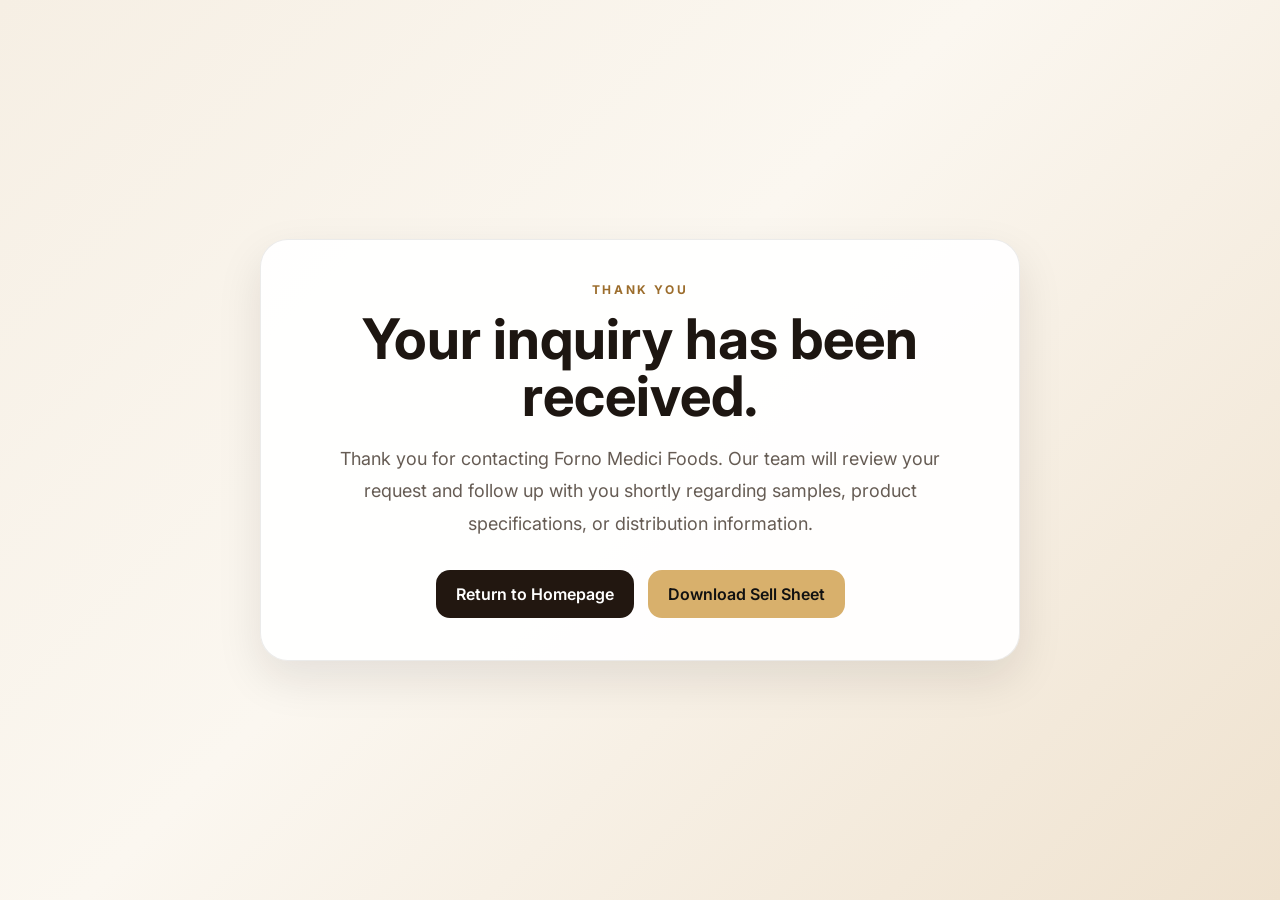
<file: thank-you.html>
<!doctype html>
<html lang="en">
<head>
  <meta charset="UTF-8" />
  <meta name="viewport" content="width=device-width, initial-scale=1.0" />
  <title>Thank You | Forno Medici Foods</title>
  <meta name="description" content="Thank you for contacting Forno Medici Foods." />
  <link rel="preconnect" href="https://fonts.googleapis.com">
  <link rel="preconnect" href="https://fonts.gstatic.com" crossorigin>
  <link
    href="https://fonts.googleapis.com/css2?family=Inter:wght@400;500;600;700;800&display=swap"
    rel="stylesheet"
  >
  <style>
    :root {
      --bg: #f7f1e8;
      --paper: #fcf8f2;
      --text: #1d1611;
      --muted: #665c54;
      --gold: #d8b06c;
      --dark: #221710;
      --line: rgba(0,0,0,0.08);
      --shadow: 0 18px 45px rgba(34, 23, 16, 0.1);
      --radius: 24px;
    }

    * { box-sizing: border-box; }

    body {
      margin: 0;
      font-family: Inter, system-ui, -apple-system, BlinkMacSystemFont, "Segoe UI", sans-serif;
      color: var(--text);
      background: linear-gradient(135deg, #f6efe4 0%, #fbf7f0 45%, #efe2cf 100%);
      min-height: 100vh;
      display: grid;
      place-items: center;
      padding: 24px;
    }

    .card {
      width: min(760px, 100%);
      background: rgba(255,255,255,0.92);
      border: 1px solid var(--line);
      border-radius: 28px;
      box-shadow: var(--shadow);
      padding: 42px;
      text-align: center;
    }

    .eyebrow {
      font-size: 12px;
      font-weight: 700;
      letter-spacing: .22em;
      text-transform: uppercase;
      color: #9c6d2c;
    }

    h1 {
      margin: 14px 0 0;
      font-size: clamp(34px, 5vw, 56px);
      line-height: 1.02;
    }

    p {
      margin: 18px auto 0;
      max-width: 620px;
      color: var(--muted);
      font-size: 18px;
      line-height: 1.8;
    }

    .actions {
      display: flex;
      gap: 14px;
      justify-content: center;
      flex-wrap: wrap;
      margin-top: 30px;
    }

    .btn {
      display: inline-flex;
      align-items: center;
      justify-content: center;
      border-radius: 14px;
      padding: 14px 20px;
      font-weight: 600;
      text-decoration: none;
    }

    .btn-gold {
      background: var(--gold);
      color: #111;
    }

    .btn-dark {
      background: var(--dark);
      color: #fff;
    }
  </style>
</head>
<body>
  <div class="card">
    <div class="eyebrow">Thank You</div>
    <h1>Your inquiry has been received.</h1>
    <p>
      Thank you for contacting Forno Medici Foods. Our team will review your request
      and follow up with you shortly regarding samples, product specifications,
      or distribution information.
    </p>

    <div class="actions">
      <a href="index.html" class="btn btn-dark">Return to Homepage</a>
      <a href="Forno-Medici-Sell-Sheet.pdf" class="btn btn-gold" target="_blank">Download Sell Sheet</a>
    </div>
  </div>
</body>
</html>
</file>
<file: styles.css>
:root {
  --bg: #f7f1e8;
  --paper: #fcf8f2;
  --text: #1d1611;
  --muted: #665c54;
  --gold: #d8b06c;
  --gold-dark: #9c6d2c;
  --dark: #221710;
  --line: rgba(0, 0, 0, 0.08);
  --white: #ffffff;
  --shadow: 0 18px 45px rgba(34, 23, 16, 0.1);
  --radius: 24px;
}

*,
*::before,
*::after {
  box-sizing: border-box;
}

html {
  scroll-behavior: smooth;
}

body {
  margin: 0;
  font-family: Inter, system-ui, -apple-system, BlinkMacSystemFont, "Segoe UI", sans-serif;
  color: var(--text);
  background: var(--bg);
  line-height: 1.5;
}

a {
  color: inherit;
  text-decoration: none;
}

img,
video {
  max-width: 100%;
  display: block;
}

.container {
  width: min(1180px, calc(100% - 32px));
  margin: 0 auto;
}

/* Header */

.top-bar {
  position: sticky;
  top: 0;
  z-index: 70;
  background: #221710;
  color: #f3dfb5;
  border-bottom: 1px solid rgba(216, 176, 108, 0.18);
}

.top-bar-inner {
  min-height: 36px;
  display: flex;
  align-items: center;
  justify-content: center;
  gap: 28px;
  font-size: 0.72rem;
  font-weight: 700;
  letter-spacing: 0.12em;
  text-transform: uppercase;
  text-align: center;
}

.site-header {
  position: sticky;
  top: 36px;
  z-index: 60;
  background: rgba(252, 248, 242, 0.96);
  backdrop-filter: blur(12px);
  border-bottom: 1px solid rgba(216, 176, 108, 0.14);
}

.nav-wrap.nav-simple {
  display: flex;
  align-items: center;
  justify-content: space-between;
  gap: 24px;
  min-height: 138px;
}

.brand-left {
  display: inline-flex;
  align-items: center;
  flex-shrink: 0;
}

.brand-logo-large {
  height: 132px;
  width: auto;
  display: block;
}

.nav-links {
  display: flex;
  align-items: center;
  justify-content: center;
  gap: 22px;
  flex: 1;
  font-weight: 600;
  font-size: 0.96rem;
}

.nav-links a {
  color: #221710;
  text-decoration: none;
  transition: color 0.2s ease;
  white-space: nowrap;
}

.nav-links a:hover,
.nav-links a.active {
  color: #9c6d2c;
}

.desktop-cta {
  flex-shrink: 0;
}

.mobile-menu-toggle {
  display: none;
  appearance: none;
  border: 1px solid rgba(216, 176, 108, 0.24);
  background: #fcf8f2;
  width: 46px;
  height: 46px;
  border-radius: 999px;
  cursor: pointer;
  padding: 0;
  align-items: center;
  justify-content: center;
  flex-direction: column;
  gap: 4px;
}

.mobile-menu-toggle span {
  display: block;
  width: 18px;
  height: 2px;
  background: #221710;
  border-radius: 2px;
  transition: transform 0.25s ease, opacity 0.25s ease;
}

.mobile-menu-toggle.active span:nth-child(1) {
  transform: translateY(6px) rotate(45deg);
}

.mobile-menu-toggle.active span:nth-child(2) {
  opacity: 0;
}

.mobile-menu-toggle.active span:nth-child(3) {
  transform: translateY(-6px) rotate(-45deg);
}

.mobile-menu {
  display: none;
  border-top: 1px solid rgba(216, 176, 108, 0.14);
  background: rgba(252, 248, 242, 0.98);
}

.mobile-menu.open {
  display: block;
}

.mobile-menu-links {
  width: min(1180px, calc(100% - 32px));
  margin: 0 auto;
  display: grid;
  gap: 8px;
  padding: 16px 0 20px;
}

.mobile-menu-links a {
  padding: 12px 4px;
  font-weight: 600;
  color: #2d2620;
  border-bottom: 1px solid rgba(0, 0, 0, 0.06);
}

.mobile-menu-links a.active {
  color: var(--gold-dark);
}

.mobile-menu-links .mobile-cta {
  margin-top: 8px;
  width: 100%;
  border-bottom: none;
}

@media (max-width: 1100px) {
  .brand-logo-large {
    height: 104px;
  }
}

@media (max-width: 980px) {
  .nav-wrap.nav-simple {
    min-height: 104px;
  }

  .brand-logo-large {
    height: 90px;
  }
}

@media (max-width: 640px) {
  .brand-logo-large {
    height: 78px;
  }

  .nav-wrap.nav-simple {
    min-height: 88px;
  }
}

  .brand-logo-large {
    height: 82px;
  }

  .mobile-menu-toggle {
    display: inline-flex;
    flex-shrink: 0;
  }
}

@media (max-width: 640px) {
  .top-bar-inner {
    flex-direction: column;
    gap: 4px;
    padding: 8px 12px;
    min-height: auto;
    line-height: 1.4;
  }

  .site-header {
    top: 58px;
  }

  .brand-logo-large {
    height: 72px;
  }

  .nav-wrap.nav-simple {
    min-height: 84px;
  }
}

/* Buttons */

.btn {
  display: inline-flex;
  align-items: center;
  justify-content: center;
  gap: 8px;
  border-radius: 16px;
  padding: 14px 22px;
  font-weight: 600;
  border: 1px solid transparent;
  cursor: pointer;
  transition: background 0.25s ease, color 0.25s ease, border-color 0.25s ease, transform 0.25s ease, box-shadow 0.25s ease;
}

.btn:hover {
  transform: translateY(-1px);
}

.btn-small {
  padding: 10px 16px;
  border-radius: 12px;
}

.btn-gold {
  background: var(--gold);
  color: #111;
  box-shadow: 0 10px 24px rgba(216, 176, 108, 0.22);
}

.btn-gold:hover {
  background: #cda35c;
}

.btn-dark {
  background: #2b1f14;
  color: #fff;
  box-shadow: 0 10px 24px rgba(43, 31, 20, 0.18);
}

.btn-dark:hover {
  background: #3a2a1d;
}

.btn-outline-dark {
  border: 1px solid rgba(0, 0, 0, 0.16);
  background: rgba(255, 255, 255, 0.72);
  color: var(--text);
}

.btn-outline-dark:hover {
  background: rgba(0, 0, 0, 0.04);
}

/* Typography */

.eyebrow {
  display: inline-block;
  font-size: 0.78rem;
  font-weight: 700;
  letter-spacing: 0.24em;
  text-transform: uppercase;
}

.hero .eyebrow.accent,
.accent {
  color: #f0c878;
}

.eyebrow-light {
  color: #e7c37c;
}

.lead,
.section-heading p {
  color: var(--muted);
  font-size: 1.05rem;
  line-height: 1.8;
}

/* Hero */

.hero {
  position: relative;
  overflow: hidden;
  background: linear-gradient(135deg, #f6efe4 0%, #fbf7f0 45%, #efe2cf 100%);
  padding: 52px 0 82px;
}

.hero-bg-wrap {
  position: absolute;
  inset: 0;
  overflow: hidden;
}

.hero-bg {
  width: 100%;
  height: 100%;
  object-fit: cover;
  filter: brightness(0.85) contrast(1.05);
}

.hero-overlay {
  position: absolute;
  inset: 0;
  background: linear-gradient(
    90deg,
    rgba(22, 15, 10, 0.62) 0%,
    rgba(22, 15, 10, 0.42) 34%,
    rgba(22, 15, 10, 0.14) 68%,
    rgba(22, 15, 10, 0) 100%
  );
}

.luxury-hero {
  position: relative;
  z-index: 2;
  display: grid;
  grid-template-columns: 1fr 0.95fr;
  gap: 32px;
  align-items: center;
}

.hero-copy {
  max-width: 760px;
  background: rgba(255, 255, 255, 0.1);
  padding: 30px;
  border-radius: 28px;
  backdrop-filter: blur(8px);
}

.hero-copy h1 {
  margin: 12px 0 0;
  font-size: clamp(52px, 6vw, 78px);
  line-height: 0.96;
  letter-spacing: -0.03em;
  color: #ffffff;
  text-shadow: 0 2px 10px rgba(0, 0, 0, 0.22);
}

.hero-copy p {
  margin-top: 20px;
  max-width: 720px;
  font-size: 18px;
  color: rgba(255, 255, 255, 0.92);
  line-height: 1.8;
  text-shadow: 0 1px 8px rgba(0, 0, 0, 0.18);
}

.hero-support {
  margin-top: 14px;
  font-size: 16px;
  font-weight: 600;
  color: rgba(255, 255, 255, 0.92);
}

.hero-actions {
  display: flex;
  gap: 14px;
  flex-wrap: wrap;
  margin-top: 26px;
}

.hero-stats {
  margin-top: 26px;
  display: grid;
  gap: 14px;
  grid-template-columns: repeat(2, minmax(0, 1fr));
}

.stat-card {
  background: rgba(255, 255, 255, 0.72);
  border: 1px solid rgba(0, 0, 0, 0.08);
  border-radius: 20px;
  padding: 16px 18px;
  box-shadow: 0 10px 24px rgba(34, 23, 16, 0.06);
}

.stat-card strong {
  display: block;
  font-size: 1rem;
}

.stat-card span {
  display: block;
  color: var(--muted);
  margin-top: 4px;
  font-size: 0.92rem;
}

.trust-strip {
  display: flex;
  flex-wrap: wrap;
  gap: 10px 16px;
  margin-top: 26px;
  color: #fff;
  font-size: 13px;
  font-weight: 600;
  letter-spacing: 0.04em;
}

.trust-strip span:first-child {
  color: #f0c878;
}

.hero-side-stack {
  display: grid;
  gap: 16px;
}

.hero-side-bottom {
  display: grid;
  grid-template-columns: 1fr 1fr;
  gap: 16px;
}

.side-tall {
  height: 360px;
}

.side-small {
  height: 210px;
}

/* Sections */

.section {
  padding: 96px 0;
}

.light-section {
  background: var(--paper);
  border-block: 1px solid var(--line);
}

.section-heading.center {
  text-align: center;
  max-width: 800px;
  margin: 0 auto 8px;
}

.section-heading h1,
.section-heading h2 {
  font-size: clamp(2rem, 4vw, 3rem);
  margin: 12px 0 0;
}

.dough-feature-strip,
.brand-story,
.distributor-section,
.contact-section {
  padding: 90px 0;
}

/* Cards / image containers */

.photo-card {
  width: 100%;
  overflow: hidden;
  border-radius: 24px;
  box-shadow: 0 15px 40px rgba(0, 0, 0, 0.12);
  background: #fff;
}

.photo-card img {
  width: 100%;
  height: 100%;
  object-fit: cover;
  transition: transform 0.6s ease;
}

.photo-card:hover img {
  transform: scale(1.05);
}

/* Feature strip */

.dough-feature-strip {
  background: #fcf8f2;
  border-top: 1px solid rgba(36, 29, 24, 0.08);
  border-bottom: 1px solid rgba(36, 29, 24, 0.08);
}

.dough-feature-grid {
  display: grid;
  grid-template-columns: 0.95fr 1.05fr;
  gap: 32px;
  align-items: center;
}

.dough-feature-image {
  height: 340px;
}

.dough-feature-copy h2 {
  margin: 10px 0 0;
  font-size: clamp(38px, 5vw, 56px);
}

.dough-feature-copy p {
  margin-top: 16px;
  font-size: 18px;
  color: #6b6159;
  max-width: 700px;
  line-height: 1.8;
}

.tag-row {
  display: flex;
  gap: 10px;
  flex-wrap: wrap;
  margin-top: 22px;
}

.tag-row span,
.badge-pill {
  background: #efe2cc;
  color: #7e5520;
  padding: 10px 14px;
  border-radius: 999px;
  font-size: 0.92rem;
  font-weight: 600;
}

/* Video */

.video-card {
  overflow: hidden;
}

.feature-video {
  width: 100%;
  height: 100%;
  display: block;
  object-fit: cover;
  border-radius: 28px;
  background: #000;
}

/* JM Family partnership section */

.partner-highlight {
  background: #f8f5ef;
  border-top: 1px solid var(--line);
  border-bottom: 1px solid var(--line);
  padding: 88px 0;
}

.partner-highlight__inner {
  display: grid;
  grid-template-columns: 320px 1fr;
  gap: 42px;
  align-items: center;
}

.partner-highlight__logo {
  background: #ffffff;
  border-radius: 24px;
  padding: 30px;
  box-shadow: var(--shadow);
  display: flex;
  align-items: center;
  justify-content: center;
}

.partner-highlight__logo img {
  width: 100%;
  max-width: 250px;
  height: auto;
  object-fit: contain;
}

.partner-highlight__eyebrow {
  display: inline-block;
  margin-bottom: 14px;
  font-size: 0.8rem;
  letter-spacing: 0.18em;
  text-transform: uppercase;
  color: var(--gold-dark);
  font-weight: 700;
}

.partner-highlight__content h2 {
  margin: 0 0 18px;
  font-size: clamp(2rem, 4vw, 3rem);
  line-height: 1.05;
}

.partner-highlight__content p {
  margin: 0 0 16px;
  max-width: 760px;
  color: var(--muted);
  font-size: 1.05rem;
  line-height: 1.85;
}

.partner-highlight__actions {
  margin-top: 24px;
}

/* Story */

.brand-story {
  background: #fcf8f2;
}

.story-grid {
  display: grid;
  grid-template-columns: 1fr 1fr;
  gap: 40px;
  align-items: center;
}

.story-text h2 {
  margin: 12px 0 0;
  font-size: clamp(2rem, 4vw, 3rem);
}

.story-text p {
  margin-top: 16px;
  color: var(--muted);
  line-height: 1.85;
}

.story-images {
  display: grid;
  gap: 18px;
}

.story-images img {
  border-radius: 20px;
  box-shadow: var(--shadow);
  width: 100%;
  min-height: 260px;
  object-fit: cover;
}

/* Generic cards */

.card {
  background: #fff;
  border: 1px solid var(--line);
  border-radius: 26px;
  padding: 30px;
  box-shadow: var(--shadow);
  transition: transform 0.25s ease, box-shadow 0.25s ease;
}

.card:hover {
  transform: translateY(-4px);
  box-shadow: 0 24px 55px rgba(34, 23, 16, 0.12);
}

.card h3 {
  margin: 0;
  font-size: 1.3rem;
  line-height: 1.2;
}

.card p {
  margin: 14px 0 0;
  color: var(--muted);
  line-height: 1.75;
}

.switch-grid,
.baking-grid {
  display: grid;
  gap: 22px;
  margin-top: 38px;
  grid-template-columns: repeat(4, minmax(0, 1fr));
}

/* Shared layouts */

.product-layout,
.contact-layout,
.distributor-grid {
  display: grid;
  gap: 34px;
  grid-template-columns: 1.1fr 0.9fr;
  align-items: center;
}

.check-grid {
  display: grid;
  gap: 14px;
  grid-template-columns: repeat(2, minmax(0, 1fr));
  margin-top: 28px;
}

.check-item {
  background: #fff;
  border: 1px solid var(--line);
  border-radius: 18px;
  padding: 16px 18px;
  box-shadow: 0 10px 25px rgba(34, 23, 16, 0.06);
}

.image-stack,
.wrapped-stack {
  display: grid;
  gap: 18px;
}

.wrapped-stack img {
  width: 100%;
  border-radius: 24px;
  box-shadow: var(--shadow);
  object-fit: cover;
  background: #fff;
}

.wrapped-stack img:first-child {
  min-height: 240px;
}

.wrapped-stack img:last-child {
  min-height: 300px;
}

/* Gallery */

.dough-gallery {
  background: #fcf8f2;
}

.dough-grid {
  margin-top: 40px;
  display: grid;
  grid-template-columns: repeat(3, 1fr);
  gap: 26px;
}

.dough-grid img {
  width: 100%;
  height: 280px;
  object-fit: cover;
  border-radius: 22px;
  display: block;
  box-shadow: 0 18px 40px rgba(0, 0, 0, 0.12);
  transition: transform 0.3s ease;
}

.dough-grid img:hover {
  transform: scale(1.035);
}

.pizza-oven-photo {
  width: 100%;
  height: 280px !important;
  margin: 0;
  display: block;
  border-radius: 22px;
  box-shadow: 0 20px 50px rgba(0, 0, 0, 0.15);
}

/* Distributor */

.distributor-section {
  background: #f7f1e8;
}

.distributor-grid img {
  border-radius: 28px;
  box-shadow: var(--shadow);
  min-height: 320px;
  object-fit: cover;
  width: 100%;
}

.benefits {
  margin-top: 20px;
  color: var(--muted);
  line-height: 1.8;
  padding-left: 20px;
}

.benefits li {
  margin-bottom: 8px;
}

.button-row {
  display: flex;
  gap: 14px;
  flex-wrap: wrap;
  margin-top: 20px;
}

.distributor-note,
.distributor-subline {
  margin-top: 14px;
  color: var(--muted);
  font-weight: 600;
  line-height: 1.7;
}

/* Case info */

.two-panel {
  display: grid;
  grid-template-columns: 0.95fr 1.05fr;
  border: 1px solid var(--line);
  border-radius: 30px;
  overflow: hidden;
  box-shadow: var(--shadow);
  background: #fff;
}

.serve-panel {
  background: linear-gradient(160deg, #f8efe2 0%, #efe0ca 100%);
  padding: 40px;
}

.serve-panel h2,
.case-panel h2 {
  margin: 12px 0 0;
  font-size: 2rem;
}

.serve-panel p {
  color: var(--muted);
  line-height: 1.8;
}

.pill-grid {
  display: grid;
  grid-template-columns: repeat(2, minmax(0, 1fr));
  gap: 12px;
  margin-top: 26px;
}

.pill-grid span {
  background: rgba(255, 255, 255, 0.88);
  border: 1px solid var(--line);
  border-radius: 16px;
  padding: 14px 16px;
  font-weight: 600;
}

.case-panel {
  background: #fff;
}

.case-panel .eyebrow {
  display: block;
  background: var(--dark);
  color: #e7c37c;
  padding: 22px 32px 0;
}

.case-panel h2 {
  padding: 0 32px;
}

.table-wrap {
  overflow-x: auto;
}

table {
  width: 100%;
  border-collapse: collapse;
}

thead {
  background: var(--paper);
  text-transform: uppercase;
  letter-spacing: 0.12em;
  font-size: 0.78rem;
  color: #6f655d;
}

th,
td {
  padding: 16px 18px;
  border-top: 1px solid var(--line);
  text-align: left;
}

tbody td:first-child {
  font-weight: 700;
}

/* Accordions */

.accordion-group {
  margin-top: 34px;
  display: grid;
  gap: 16px;
}

.accordion-item {
  background: #fff;
  border: 1px solid var(--line);
  border-radius: 22px;
  overflow: hidden;
  box-shadow: var(--shadow);
  transition: box-shadow 0.25s ease, transform 0.25s ease, border-color 0.25s ease;
}

.accordion-item:hover {
  box-shadow: 0 24px 55px rgba(34, 23, 16, 0.12);
  transform: translateY(-2px);
}

.accordion-item.active {
  border-color: rgba(200, 164, 106, 0.35);
  box-shadow: 0 24px 55px rgba(34, 23, 16, 0.12);
}

.accordion-toggle {
  width: 100%;
  background: #fff;
  border: none;
  padding: 22px 24px;
  text-align: left;
  font: inherit;
  font-weight: 700;
  font-size: 1.02rem;
  color: var(--text);
  cursor: pointer;
  position: relative;
}

.accordion-toggle::after {
  content: "›";
  position: absolute;
  right: 24px;
  top: 50%;
  transform: translateY(-50%) rotate(90deg);
  font-size: 28px;
  font-weight: 400;
  color: var(--gold-dark);
  transition: transform 0.25s ease, color 0.25s ease;
}

.accordion-item.active .accordion-toggle::after {
  transform: translateY(-50%) rotate(-90deg);
  color: #7e5520;
}

.accordion-content {
  max-height: 0;
  overflow: hidden;
  transition: max-height 0.35s ease, padding 0.35s ease;
  padding: 0 24px;
}

.accordion-item.active .accordion-content {
  max-height: 500px;
  padding: 0 24px 22px;
}

.accordion-content p,
.accordion-content li {
  color: var(--muted);
  line-height: 1.8;
}

.accordion-content strong {
  color: var(--text);
}

.steps-list {
  color: var(--muted);
  padding-left: 20px;
  line-height: 1.9;
}

.badge-row {
  display: flex;
  gap: 10px;
  flex-wrap: wrap;
  margin-top: 24px;
}

/* Process */

.process-dark {
  background: linear-gradient(180deg, #221710 0%, #2b1a12 100%);
  color: #fff;
  border-block: 1px solid rgba(255, 255, 255, 0.06);
}

.process-strip {
  display: grid;
  grid-template-columns: repeat(5, minmax(0, 1fr));
  gap: 16px;
  margin-top: 36px;
}

.process-pill {
  border-radius: 20px;
  padding: 18px;
  text-align: center;
  background: rgba(255, 255, 255, 0.06);
  border: 1px solid rgba(255, 255, 255, 0.08);
  color: rgba(255, 255, 255, 0.72);
  font-size: 0.8rem;
  letter-spacing: 0.18em;
  text-transform: uppercase;
}

.process-pill span {
  display: block;
  margin-top: 8px;
  color: #fff;
  font-size: 1rem;
  letter-spacing: 0;
  font-weight: 700;
  text-transform: none;
}

/* Contact */

.contact-section {
  background: linear-gradient(135deg, #f2e0c1 0%, #f8efe2 40%, #f0dfc5 100%);
}

.contact-card {
  background: #fff;
  border: 1px solid var(--line);
  border-radius: 28px;
  padding: 38px;
  box-shadow: var(--shadow);
  display: grid;
  gap: 16px;
}

.contact-card h3 {
  margin: 0 0 6px;
  font-size: 1.7rem;
}

.form-helper {
  margin: -2px 0 6px;
  color: var(--muted);
  line-height: 1.7;
}

.contact-card input,
.contact-card textarea,
.contact-card select {
  width: 100%;
  border: 1px solid var(--line);
  border-radius: 18px;
  padding: 15px 16px;
  font: inherit;
  background: #fcfaf6;
  transition: border-color 0.2s ease, box-shadow 0.2s ease;
}

.contact-card input:focus,
.contact-card textarea:focus,
.contact-card select:focus {
  outline: none;
  border-color: #c8a46a;
  box-shadow: 0 0 0 3px rgba(200, 164, 106, 0.16);
}

.contact-card textarea {
  min-height: 130px;
  resize: vertical;
}

.contact-list {
  list-style: none;
  padding: 0;
  margin: 24px 0 0;
  color: var(--muted);
  line-height: 1.9;
}

/* Footer */

.site-footer {
  background: #1b130f;
  color: #fff;
  padding: 34px 0;
}

.footer-wrap {
  display: flex;
  align-items: center;
  justify-content: space-between;
  gap: 20px;
}

.footer-title {
  font-size: 1.5rem;
  font-weight: 700;
}

.footer-sub {
  margin-top: 6px;
  font-size: 0.8rem;
  letter-spacing: 0.2em;
  text-transform: uppercase;
  color: rgba(255, 255, 255, 0.58);
}

.footer-links {
  display: flex;
  gap: 20px;
  color: rgba(255, 255, 255, 0.78);
  flex-wrap: wrap;
  align-items: center;
}

.footer-links a {
  transition: color 0.25s ease, opacity 0.25s ease;
}

.footer-links a:hover {
  color: #fff;
  opacity: 1;
}

.social-icons {
  display: flex;
  align-items: center;
  gap: 12px;
}

.social-icon {
  width: 40px;
  height: 40px;
  border-radius: 999px;
  display: inline-flex;
  align-items: center;
  justify-content: center;
  background: rgba(216, 176, 108, 0.12);
  border: 1px solid rgba(216, 176, 108, 0.35);
  transition: background 0.25s ease, transform 0.25s ease, border-color 0.25s ease, box-shadow 0.25s ease;
}

.social-icon:hover {
  background: rgba(216, 176, 108, 0.2);
  border-color: rgba(216, 176, 108, 0.6);
  transform: translateY(-1px);
  box-shadow: 0 8px 18px rgba(216, 176, 108, 0.18);
}

.social-icon svg {
  width: 18px;
  height: 18px;
  fill: #e3bd7a;
}

/* Reveal */

.reveal {
  opacity: 0;
  transform: translateY(40px);
  transition: all 0.8s ease;
}

.reveal.active {
  opacity: 1;
  transform: translateY(0);
}

/* Responsive */

@media (max-width: 1240px) {
  .nav-wrap.nav-centered {
    gap: 16px;
  }

  .nav-links {
    gap: 16px;
  }

  .nav-links a {
    font-size: 14px;
  }

  .brand-logo-large {
    height: 122px;
  }
}

@media (max-width: 1080px) {
  .switch-grid {
    grid-template-columns: repeat(2, minmax(0, 1fr));
  }

  .luxury-hero,
  .dough-feature-grid,
  .story-grid,
  .product-layout,
  .distributor-grid,
  .contact-layout,
  .two-panel,
  .partner-highlight__inner {
    grid-template-columns: 1fr;
  }

  .process-strip {
    grid-template-columns: repeat(2, minmax(0, 1fr));
  }

  .hero-side-stack {
    margin-top: 8px;
  }

  .nav-wrap.nav-centered {
    grid-template-columns: 1fr auto;
    min-height: 112px;
  }

  .desktop-nav {
    display: none;
  }

  .mobile-menu-toggle {
    display: inline-flex;
    justify-self: end;
  }

  .brand.brand-center {
    justify-content: flex-start;
  }

  .brand-logo-large {
    height: 102px;
  }

  .partner-highlight__logo {
    max-width: 360px;
    margin: 0 auto;
  }
}

@media (max-width: 760px) {
  .brand-logo-large {
    height: 82px;
  }

  .nav-wrap.nav-centered {
    min-height: 92px;
    padding: 10px 0;
  }

  .section {
    padding: 64px 0;
  }

  .hero {
    padding: 24px 0 48px;
  }

  .hero-copy {
    padding: 20px;
  }

  .hero-copy h1 {
    font-size: 38px;
    line-height: 1.02;
  }

  .hero-copy p,
  .hero-support {
    font-size: 16px;
    line-height: 1.7;
  }

  .hero-actions {
    flex-direction: column;
    align-items: stretch;
  }

  .hero-actions .btn {
    width: 100%;
  }

  .hero-side-bottom,
  .dough-grid,
  .switch-grid,
  .check-grid,
  .pill-grid,
  .process-strip,
  .hero-stats {
    grid-template-columns: 1fr;
  }

  .side-tall,
  .side-small,
  .dough-feature-image {
    height: 240px;
  }

  .footer-wrap {
    flex-direction: column;
    align-items: flex-start;
  }

  .contact-card {
    padding: 24px;
  }

  .partner-highlight {
    padding: 64px 0;
  }

  .partner-highlight__content {
    text-align: center;
  }

  .partner-highlight__content p {
    margin-left: auto;
    margin-right: auto;
  }
}
.top-bar {
  background: #221710;
  color: #f3dfb5;
  border-bottom: 1px solid rgba(216, 176, 108, 0.18);
}

.top-bar-inner {
  min-height: 36px;
  display: flex;
  align-items: center;
  justify-content: center;
  gap: 28px;
  font-size: 0.72rem;
  font-weight: 700;
  letter-spacing: 0.12em;
  text-transform: uppercase;
  text-align: center;
}

@media (max-width: 640px) {
  .top-bar-inner {
    flex-direction: column;
    gap: 4px;
    padding: 8px 12px;
    min-height: auto;
    line-height: 1.4;
  }
}
</file>
